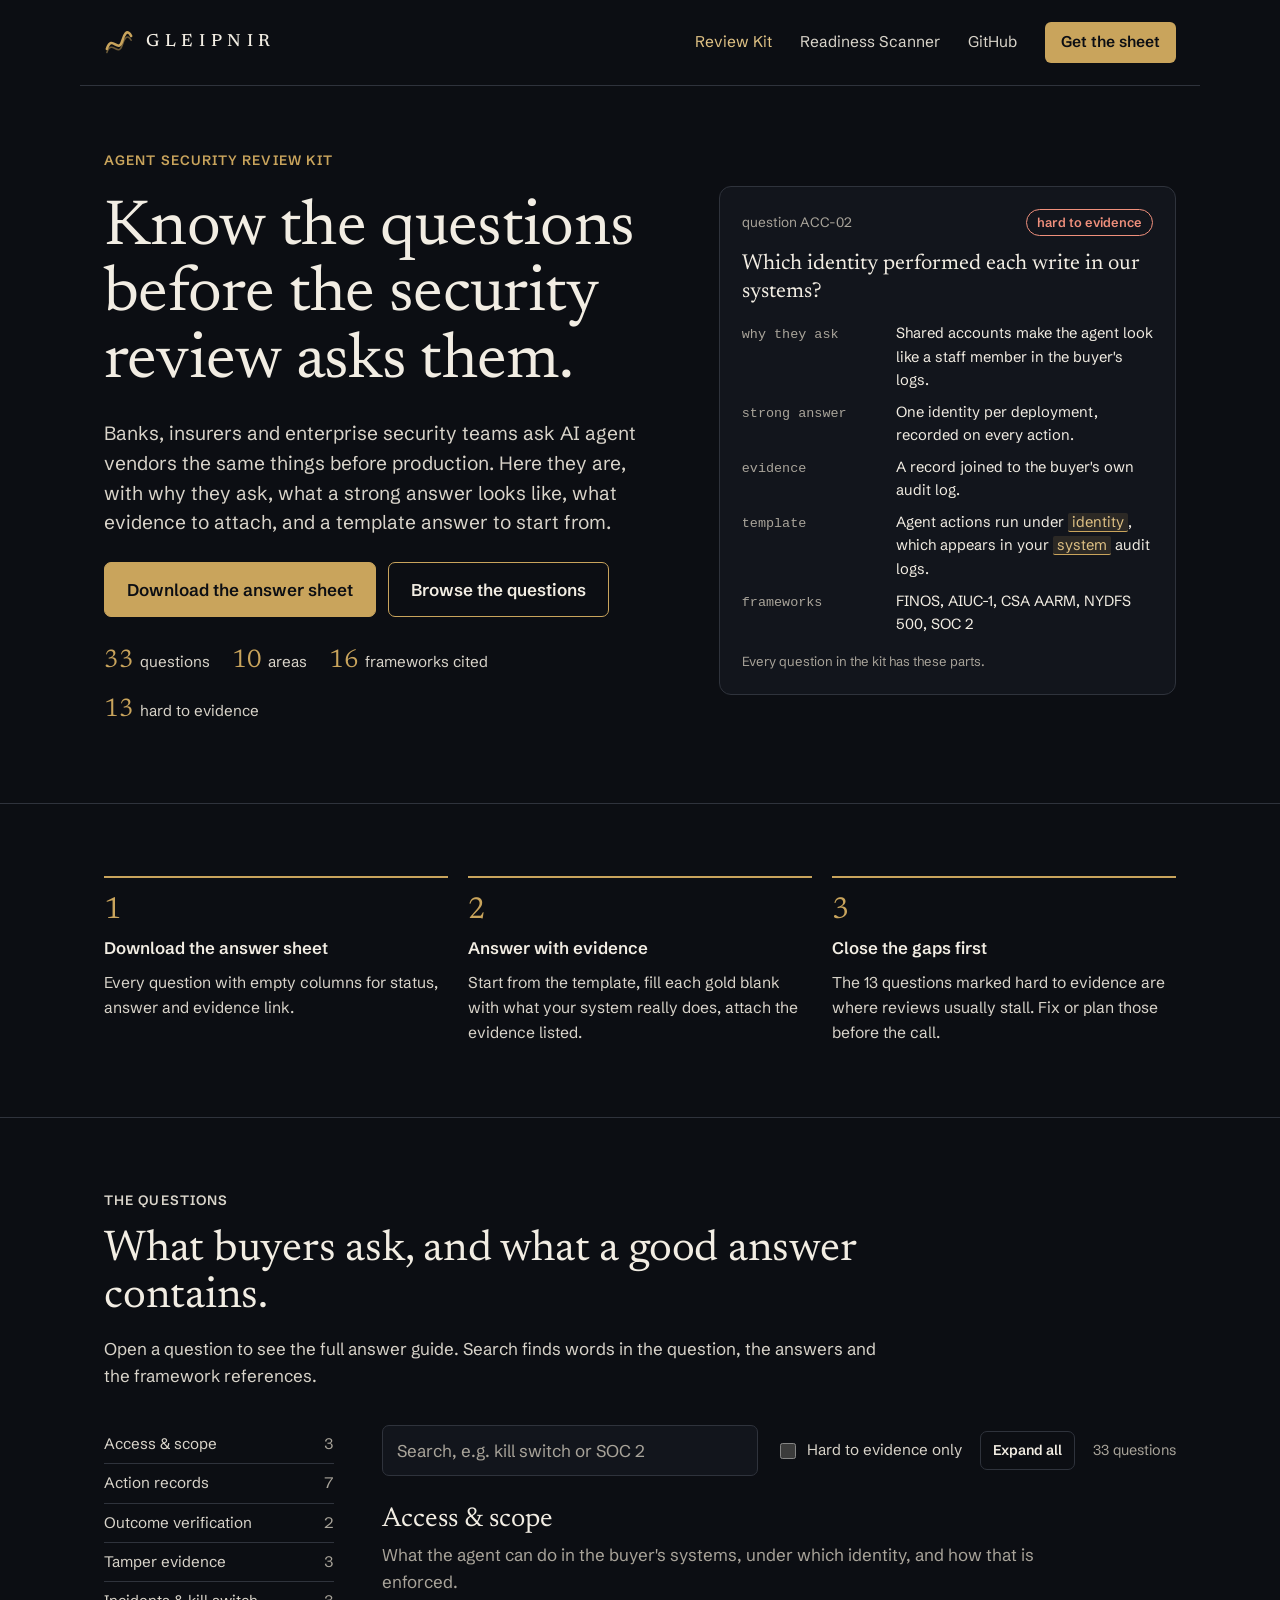
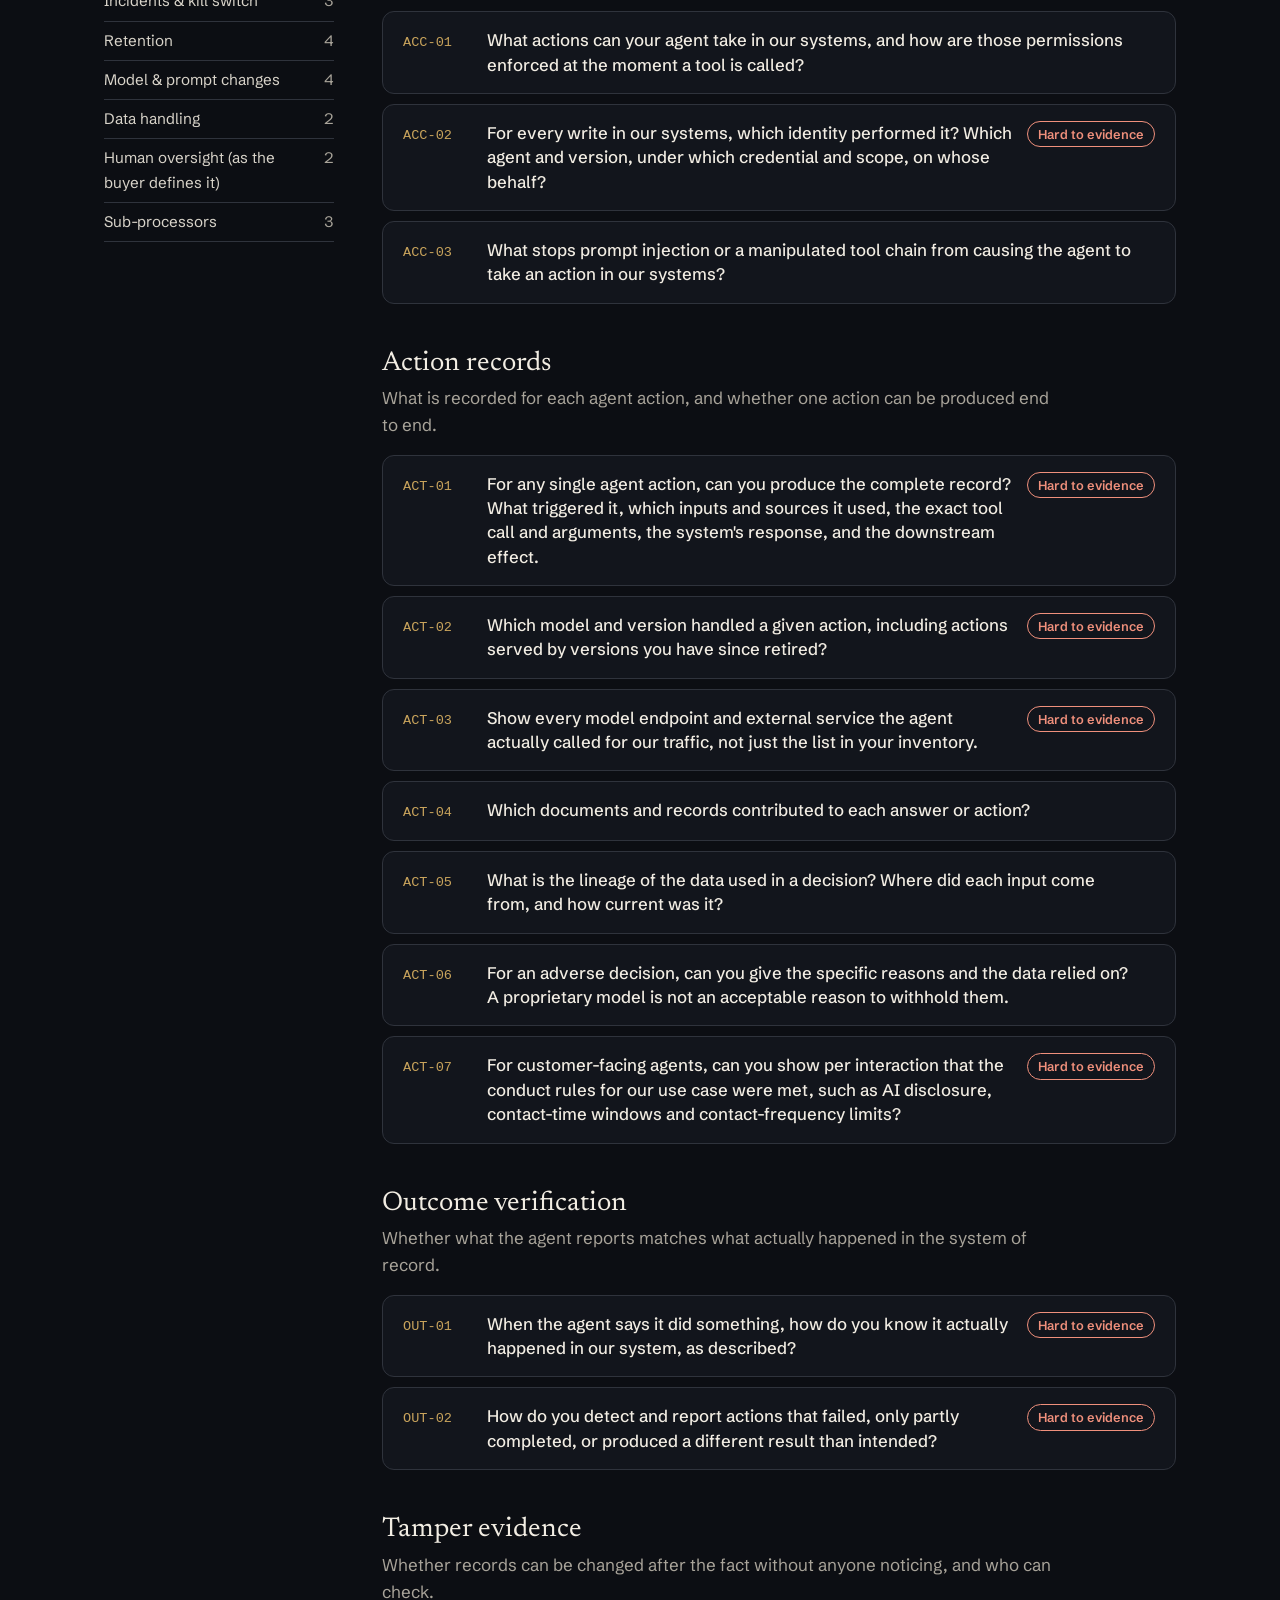
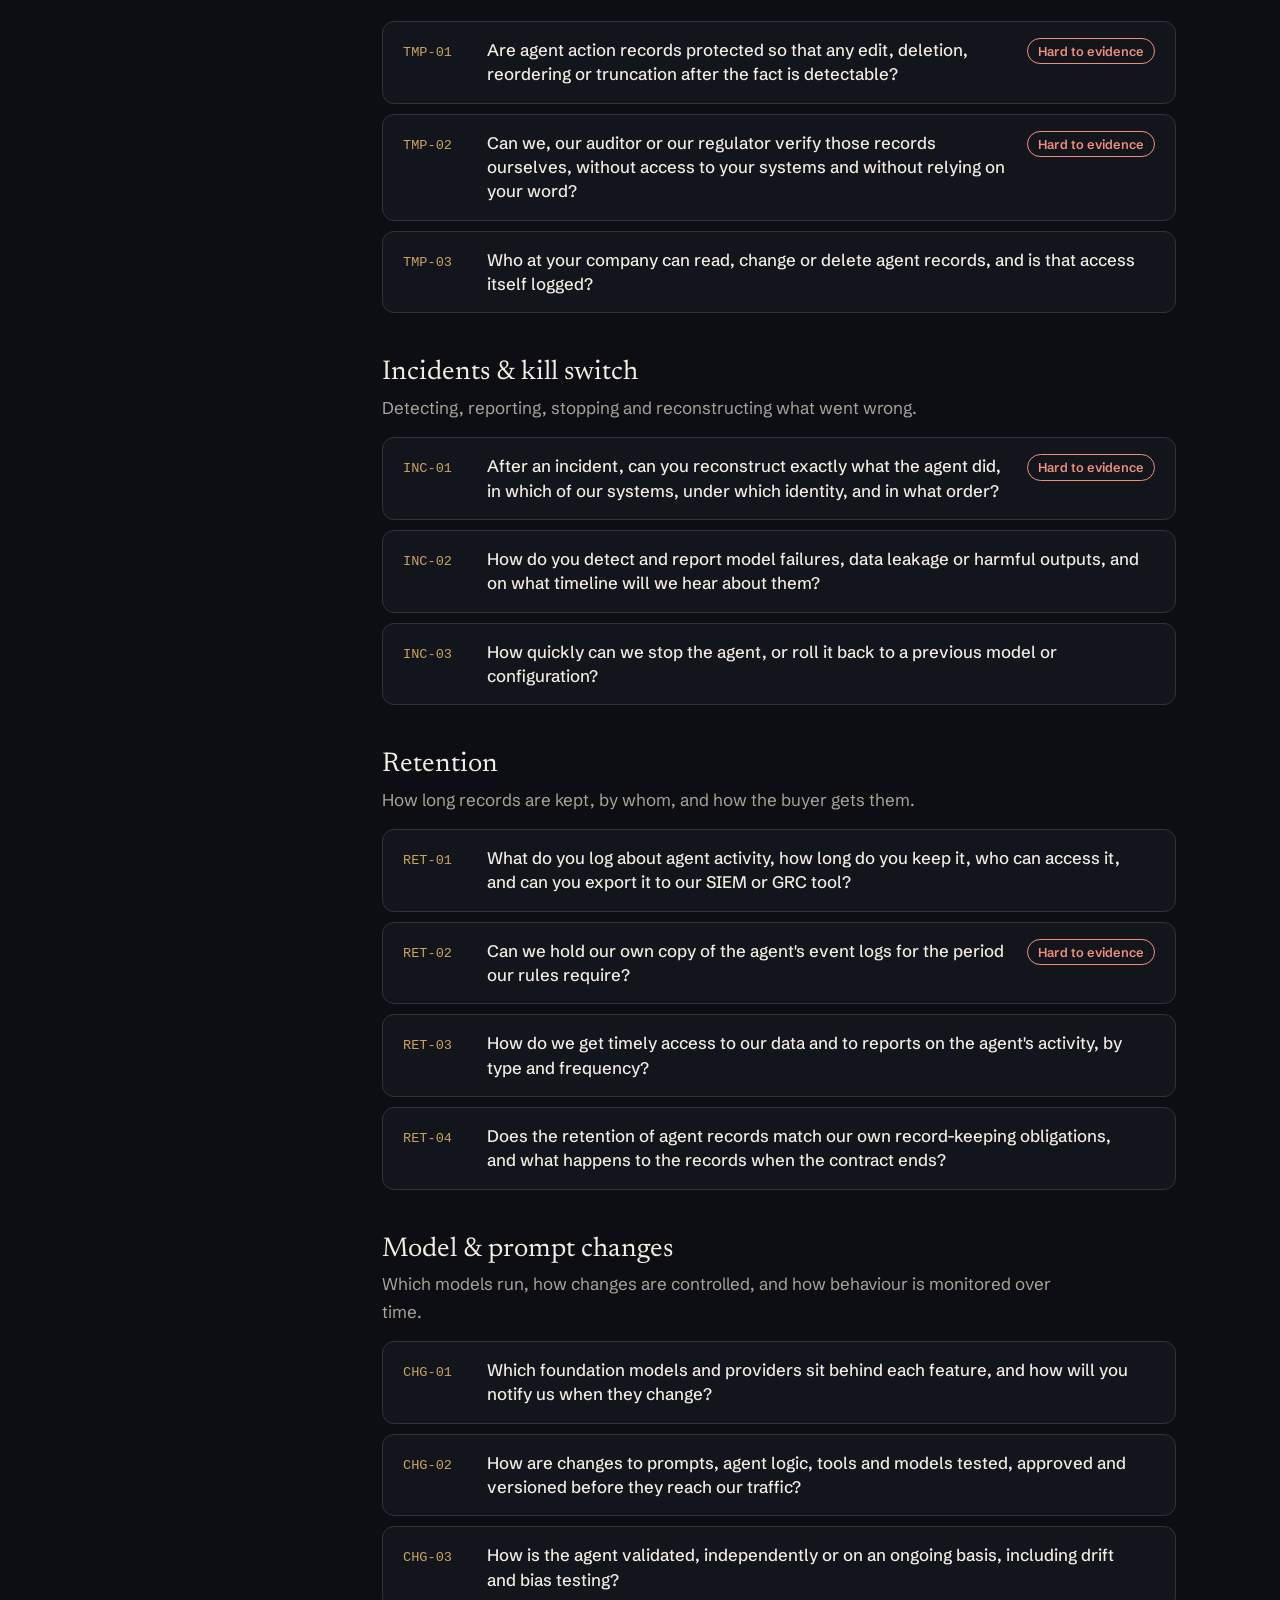
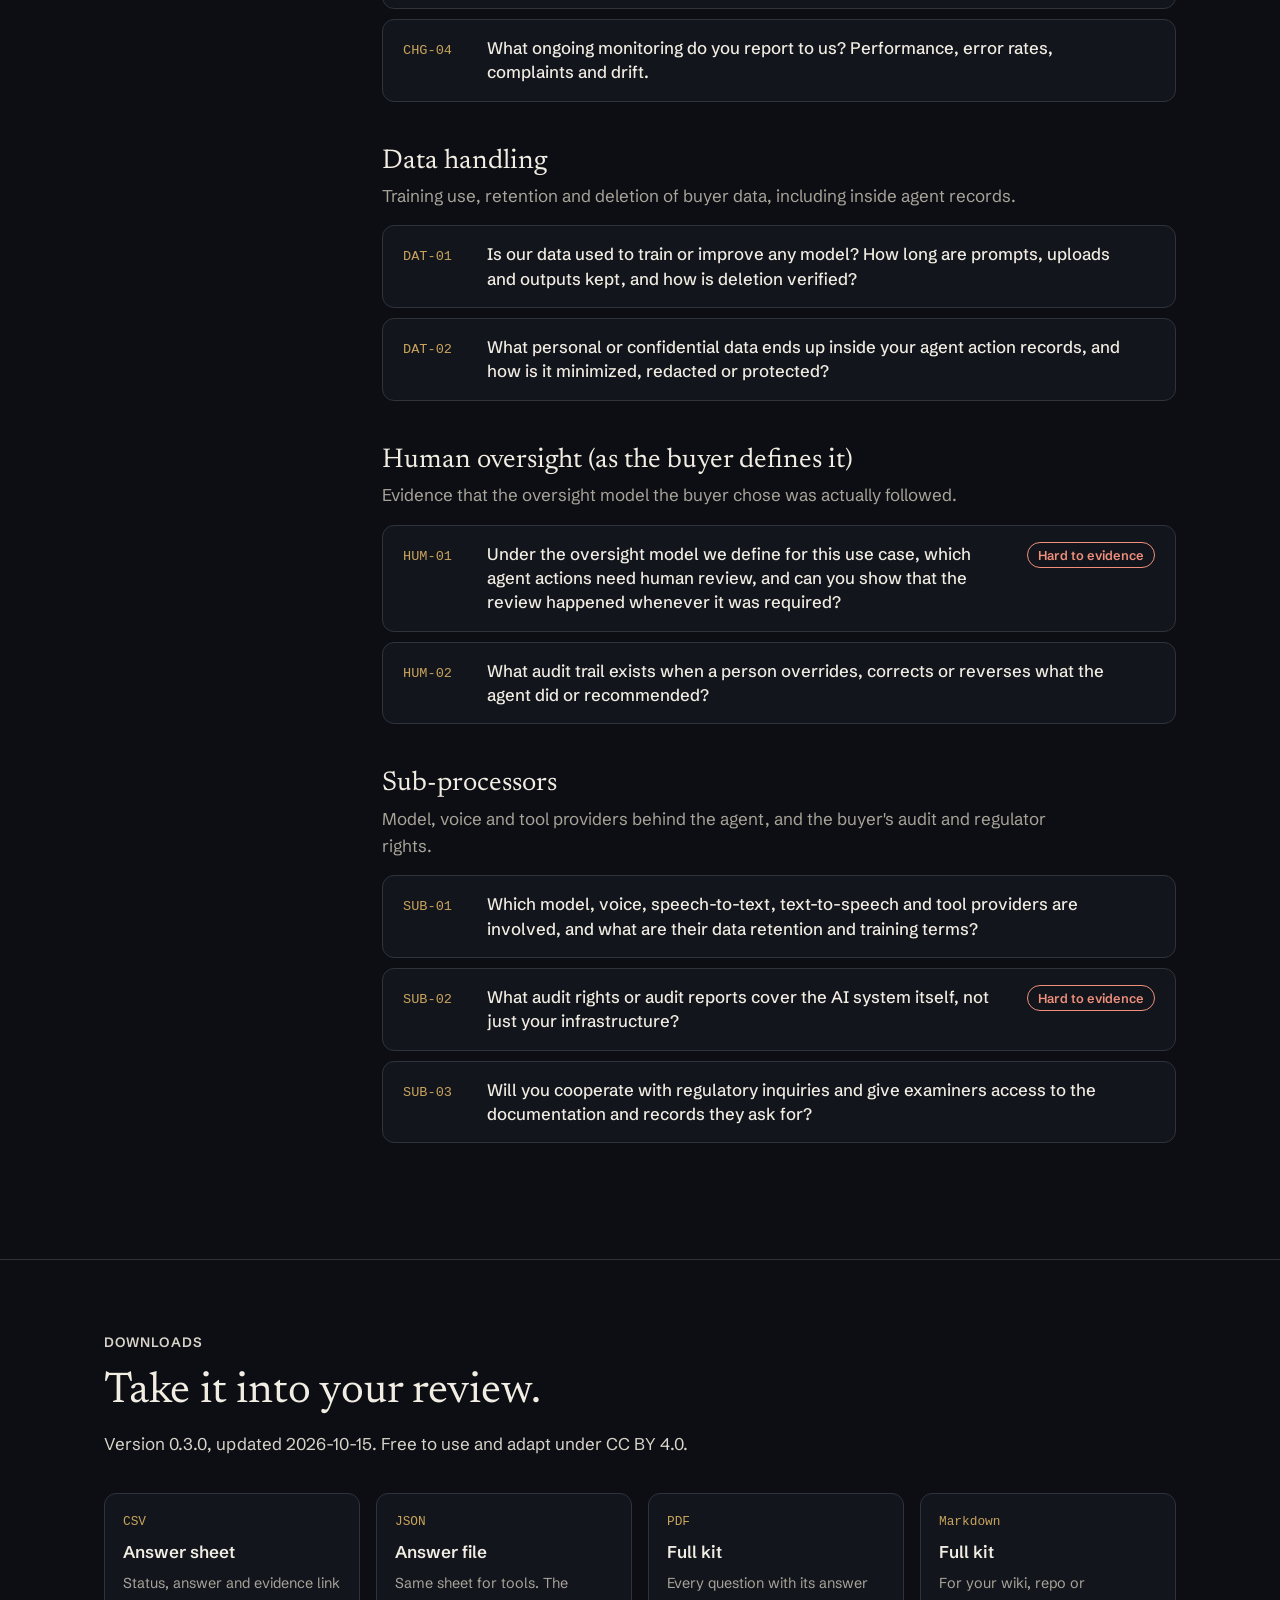
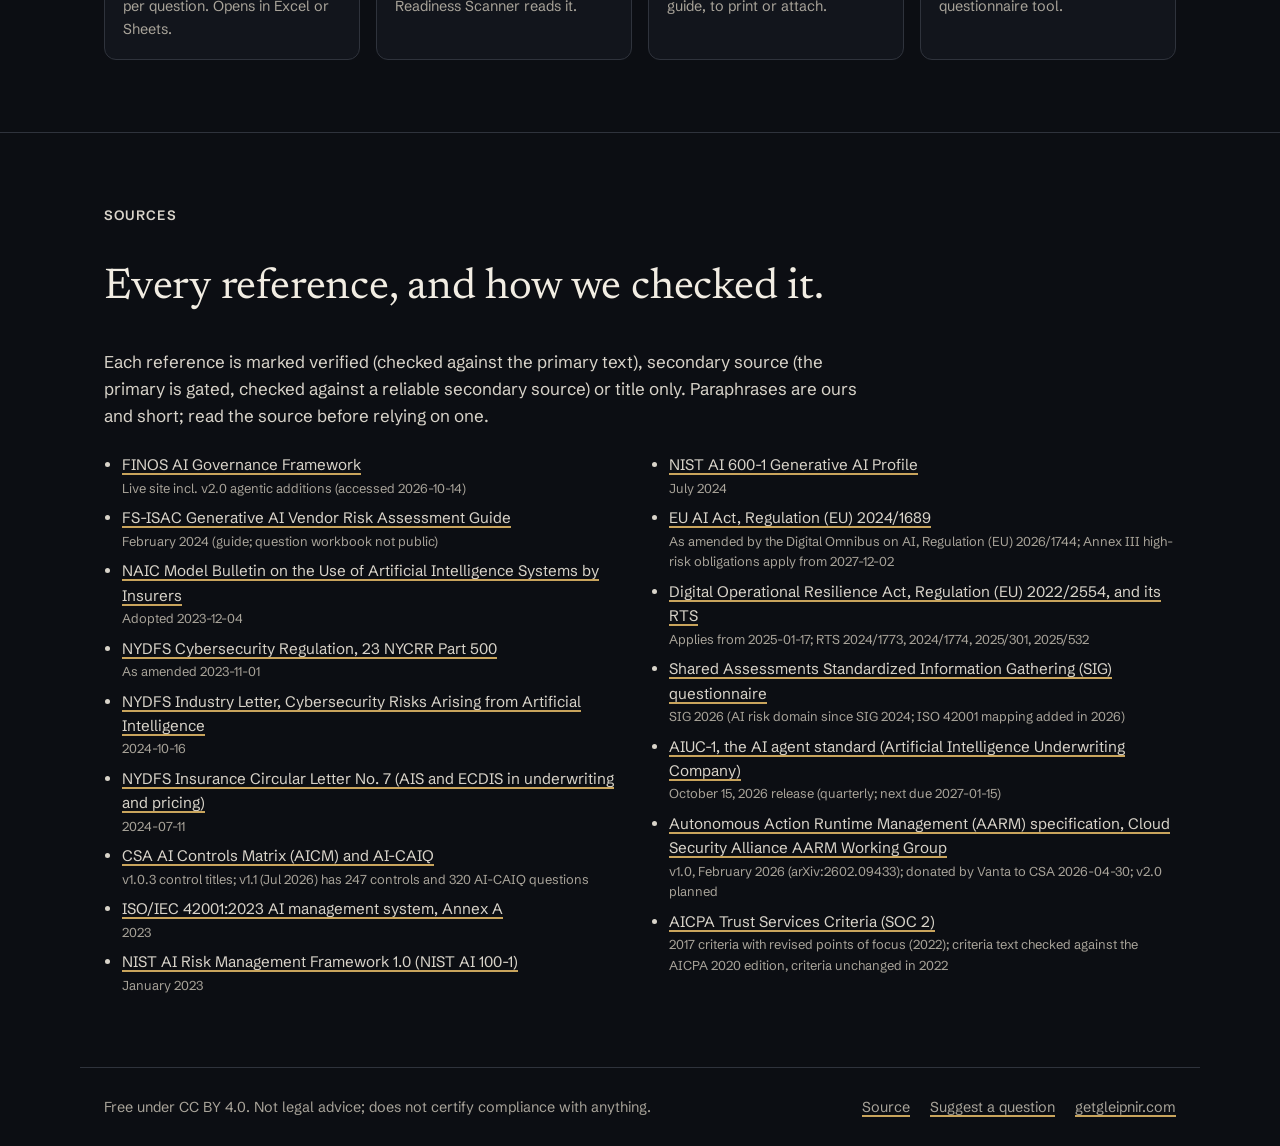
<file: site/index.html>
<!doctype html>
<html lang="en">
<head>
<meta charset="utf-8">
<meta name="viewport" content="width=device-width, initial-scale=1">
<title>Agent Security Review Kit</title>
<meta name="description" content="The questions banks, insurers and enterprise security teams ask AI agent vendors before production, with what a strong answer looks like, what evidence to attach and a template answer.">
<meta http-equiv="Content-Security-Policy" content="default-src 'self'; style-src 'self' 'unsafe-inline'; script-src 'self' 'unsafe-inline'; img-src 'self' data:; connect-src 'none'; base-uri 'none'; form-action 'none'">
<link rel="icon" href="assets/favicon.svg" type="image/svg+xml">
<link rel="stylesheet" href="assets/brand.css">
<style>
.anatomy .rec { font-size: 0.92rem; }
.anatomy .rec dt { font-family: var(--mono); font-size: 0.84rem; padding-top: 2px; }
.anatomy .q-big { font-family: var(--serif); font-size: 1.35rem; line-height: 1.3; margin-bottom: 16px; }
.counts { display: flex; flex-wrap: wrap; gap: 8px 22px; font-size: 0.95rem; color: var(--soft); }
.counts b { font-family: var(--serif); font-weight: 400; font-size: 1.6rem; color: var(--gold); margin-right: 6px; }
.head2 { display: flex; flex-direction: column; gap: 14px; margin-bottom: 36px; max-width: 46em; }
.head2 p { color: var(--soft); }
.dl-grid { display: grid; grid-template-columns: repeat(4, minmax(0, 1fr)); gap: 16px; margin-top: 8px; }
.dl { display: flex; flex-direction: column; gap: 6px; padding: 18px; border: 1px solid var(--line); border-radius: 12px;
  background: var(--bg-2); text-decoration: none; }
.dl:hover { border-color: var(--gold); color: var(--text); }
.dl b { font-weight: 600; }
.dl span { font-size: 0.9rem; color: var(--muted); }
.dl em { font-style: normal; font-family: var(--mono); font-size: 0.8rem; color: var(--gold); }
.layout { display: grid; grid-template-columns: 230px minmax(0, 1fr); gap: 48px; align-items: start; }
.areas { position: sticky; top: 16px; font-size: 0.95rem; }
.areas ul { list-style: none; padding: 0; }
.areas a { display: flex; justify-content: space-between; gap: 8px; padding: 7px 0; text-decoration: none;
  color: var(--soft); border-bottom: 1px solid var(--line); }
.areas a:hover { color: var(--gold-lit); }
.areas .n { color: var(--muted); font-variant-numeric: tabular-nums; }
.tools { display: flex; flex-wrap: wrap; gap: 12px 18px; align-items: center; margin-bottom: 28px; }
.tools input[type=search] { flex: 1 1 260px; font: inherit; padding: 11px 14px; color: var(--text); background: var(--bg-2);
  border: 1px solid var(--line); border-radius: 7px; }
.tools input[type=search]::placeholder { color: var(--muted); }
.tools input[type=search]:focus { border-color: var(--gold); outline: none; }
.tools label { display: flex; gap: 8px; align-items: center; font-size: 0.95rem; color: var(--soft); cursor: pointer; }
.tools input[type=checkbox] { accent-color: var(--gold); width: 16px; height: 16px; }
#count { font-size: 0.9rem; color: var(--muted); }
.group { margin-bottom: 44px; }
.group h3 { font-family: var(--serif); font-weight: 400; font-size: 1.7rem; line-height: 1.2; }
.gsum { color: var(--muted); margin: 4px 0 16px; max-width: 40em; }
details.item { background: var(--bg-2); border: 1px solid var(--line); border-radius: 12px; margin-bottom: 10px; }
details.item[open] { border-color: #4a4434; }
details.item > summary { list-style: none; cursor: pointer; display: grid; grid-template-columns: 70px minmax(0, 1fr) auto;
  gap: 4px 14px; align-items: baseline; padding: 16px 20px; }
details.item > summary::-webkit-details-marker { display: none; }
details.item > summary:hover .q { color: var(--gold-lit); }
.iid { font-family: var(--mono); font-size: 0.85rem; color: var(--gold); }
.q { font-size: 1.05rem; font-weight: 500; line-height: 1.45; }
details.item[open] > summary { border-bottom: 1px solid var(--line); }
.body { padding: 20px 20px 22px; font-size: 0.98rem; }
.body dt { font-size: 0.88rem; }
.body ul { margin: 0; padding-left: 18px; }
.body li { margin: 2px 0; }
.body .strong { border-left: 2px solid var(--ok); padding-left: 12px; }
.weak li::marker { color: var(--stop); }
.template .form { background: var(--bg); border: 1px dashed var(--line); border-radius: 8px; padding: 14px 16px;
  line-height: 1.85; }
.tpl-foot { display: flex; flex-wrap: wrap; gap: 8px 14px; align-items: center; margin-top: 10px; }
.hint { font-size: 0.85rem; color: var(--muted); }
.muted { color: var(--muted); }
details.refs summary { cursor: pointer; color: var(--soft); }
details.refs ul { margin-top: 8px; font-size: 0.9rem; }
.conf { color: var(--muted); margin-left: 6px; font-size: 0.85em; }
.fws ul { columns: 2; column-gap: 40px; padding-left: 18px; color: var(--soft); font-size: 0.95rem; }
.fws li { break-inside: avoid; margin-bottom: 8px; }
.fws .conf { display: block; margin: 0; }
.fws p { color: var(--soft); max-width: 46em; margin-bottom: 24px; }
@media (max-width: 900px) {
  .dl-grid { grid-template-columns: repeat(2, minmax(0, 1fr)); }
  .layout { grid-template-columns: minmax(0, 1fr); gap: 0; }
  .areas { position: static; min-width: 0; margin-bottom: 20px; }
  .areas ul { display: flex; gap: 8px; overflow-x: auto; padding-bottom: 6px; }
  .areas a { white-space: nowrap; border: 1px solid var(--line); border-radius: 999px; padding: 6px 12px; gap: 8px; }
  .fws ul { columns: 1; }
}
@media (max-width: 720px) {
  details.item > summary { grid-template-columns: minmax(0, 1fr); padding: 14px 16px; }
  details.item > summary .pill { justify-self: start; }
  .body { padding: 16px; }
  .dl-grid { grid-template-columns: minmax(0, 1fr); }
}
@media print {
  :root { --bg: #fff; --bg-2: #fff; --bg-3: #fff; --line: #c8c8c8; --text: #111; --soft: #222; --muted: #555;
    --gold: #7a5a1c; --gold-lit: #7a5a1c; --gold-soft: #f3ead6; --ok: #1d6a4d; --stop: #a1271e; color-scheme: light; }
  body { font-size: 10.5pt; }
  * { -webkit-print-color-adjust: exact; print-color-adjust: exact; }
  .top .nav, .skip, .tools, .areas, .copy, .hint, .dl-grid, .hero .btns, .anatomy, .steps-sec { display: none !important; }
  .hero-grid, .layout { display: block; }
  section { padding-block: 14pt; }
  .hero { padding-top: 0; }
  details.item { border-color: #bbb; }
  details.item > summary, .rec dt, .template .form { break-inside: avoid; }
  .screen-only { display: none !important; }
  .group h3 { break-after: avoid; }
  .hidden { display: block !important; }
  details.item, details.item > * { display: block; }
  .rec { display: block; }
  .rec dt { margin-top: 8pt; break-after: avoid; }
}
</style>
</head>
<body>
<a class="skip" href="#main">Skip to content</a>
<header class="wrap top">
  <a class="brand" href="https://getgleipnir.com" aria-label="Gleipnir home"><svg viewBox="0 0 34 30" aria-hidden="true"><g fill="none" stroke="#C9A45C" stroke-linecap="round"><path d="M3 23 C 9 5, 16 30, 21 13 S 31 8, 31 8" stroke-width="3"/><path d="M3 27 C 9 11, 16 34, 21 18 S 31 13, 31 13" stroke-opacity=".5" stroke-width="1.8"/></g></svg>GLEIPNIR</a>
  <nav class="nav" aria-label="Main">
    <a href="index.html" aria-current="page">Review Kit</a>
    <a href="scanner/index.html">Readiness Scanner</a>
    <a href="https://github.com/getgleipnir/agent-security-review">GitHub</a>
    <a class="cta" href="index.html#downloads">Get the sheet</a>
  </nav>
</header>
<main id="main">
<section class="hero">
  <div class="wrap hero-grid">
    <div class="hero-copy">
      <p class="eyebrow">Agent Security Review Kit</p>
      <h1>Know the questions before the security review asks them.</h1>
      <p class="lede">Banks, insurers and enterprise security teams ask AI agent vendors the same things before production.
      Here they are, with why they ask, what a strong answer looks like, what evidence to attach, and a template answer to start from.</p>
      <div class="btns">
        <a class="btn primary" href="downloads/answers-template.csv" download>Download the answer sheet</a>
        <a class="btn" href="#questions">Browse the questions</a>
      </div>
      <p class="counts"><span><b>33</b>questions</span><span><b>10</b>areas</span><span><b>16</b>frameworks cited</span><span><b>13</b>hard to evidence</span></p>
    </div>
    <div class="card anatomy" aria-label="What each question contains">
      <div class="card-top"><span>question ACC-02</span><span class="pill stop">hard to evidence</span></div>
      <p class="q-big">Which identity performed each write in our systems?</p>
      <dl class="rec">
        <dt>why they ask</dt><dd>Shared accounts make the agent look like a staff member in the buyer's logs.</dd>
        <dt>strong answer</dt><dd>One identity per deployment, recorded on every action.</dd>
        <dt>evidence</dt><dd>A record joined to the buyer's own audit log.</dd>
        <dt>template</dt><dd>Agent actions run under <span class="blank">identity</span>, which appears in your <span class="blank">system</span> audit logs.</dd>
        <dt>frameworks</dt><dd>FINOS, AIUC-1, CSA AARM, NYDFS 500, SOC 2</dd>
      </dl>
      <p class="card-note">Every question in the kit has these parts.</p>
    </div>
  </div>
</section>

<section class="steps-sec">
  <div class="wrap">
    <ol class="steps">
      <li><h3>Download the answer sheet</h3><p>Every question with empty columns for status, answer and evidence link.</p></li>
      <li><h3>Answer with evidence</h3><p>Start from the template, fill each gold blank with what your system really does, attach the evidence listed.</p></li>
      <li><h3>Close the gaps first</h3><p>The 13 questions marked hard to evidence are where reviews usually stall. Fix or plan those before the call.</p></li>
    </ol>
  </div>
</section>

<section id="questions">
  <div class="wrap">
    <div class="head2">
      <p class="eyebrow">The questions</p>
      <h2>What buyers ask, and what a good answer contains.</h2>
      <p class="screen-only">Open a question to see the full answer guide. Search finds words in the question, the answers and the framework references.</p>
    </div>
    <div class="layout">
      <nav class="areas" aria-label="Areas"><ul><li><a href="#g-acc">Access &amp; scope<span class="n">3</span></a></li><li><a href="#g-act">Action records<span class="n">7</span></a></li><li><a href="#g-out">Outcome verification<span class="n">2</span></a></li><li><a href="#g-tmp">Tamper evidence<span class="n">3</span></a></li><li><a href="#g-inc">Incidents &amp; kill switch<span class="n">3</span></a></li><li><a href="#g-ret">Retention<span class="n">4</span></a></li><li><a href="#g-chg">Model &amp; prompt changes<span class="n">4</span></a></li><li><a href="#g-dat">Data handling<span class="n">2</span></a></li><li><a href="#g-hum">Human oversight (as the buyer defines it)<span class="n">2</span></a></li><li><a href="#g-sub">Sub-processors<span class="n">3</span></a></li></ul></nav>
      <div>
        <div class="tools" role="search">
          <input type="search" id="q" placeholder="Search, e.g. kill switch or SOC 2" aria-label="Search questions">
          <label><input type="checkbox" id="hard"> Hard to evidence only</label>
          <button type="button" class="btn small" id="expand">Expand all</button>
          <span id="count" aria-live="polite"></span>
        </div>
        
<div class="group" id="g-acc">
  <h3>Access &amp; scope</h3>
  <p class="gsum">What the agent can do in the buyer&#x27;s systems, under which identity, and how that is enforced.</p>
  
<details class="item" id="acc-01" data-hard="false" data-search="acc-01 what actions can your agent take in our systems, and how are those permissions enforced at the moment a tool is called? the buyer stays responsible for everything that happens in its systems. an agent acting outside its intended authority is a named risk in agent frameworks, and instructions in a prompt are not an enforcement mechanism. names every tool the agent can call and the scope of each, shows that limits are enforced in code where the tool is invoked (not in the prompt), and offers test results plus a sample action record that shows the scope applied. the agent can call [n] tools: [list tool, target system and allowed operations, e.g. &quot;issue_refund on the payment provider, up to eur 200 per refund&quot;]. each call passes through [enforcement layer, e.g. a tool gateway] that checks [allowlist, parameter limits, scoped credential] before execution; calls outside scope are [blocked and logged / describe what happens]. we test this in [ci suite / quarterly test], last run [date], results attached. each action record stores [the scope that applied] (sample attached). per-agent inventory of tools and actions, with the systems and scopes each one can touch. enforcement in code at the tool-invocation layer (allowlists, parameter validation, scoped credentials), not only in the prompt. test results showing out-of-scope calls are blocked. per-action records that show which scope or permission applied. the model is instructed not to do x. a workflow diagram with no enforcement point. finos air air-prev-018 agent authority least privilege finos air air-sec-024 risk: agent action authorization bypass finos air air-prev-019 tool chain validation and sanitization csa aicm iam-19 agent access restriction csa aicm ais-11 agents security boundaries csa aicm iam-05 least privilege nydfs 500 500.7(a) limit access and privileged accounts to what is needed nydfs ai letter access controls least privilege and access review apply to ai iso 42001 a.9.4 intended use of the ai system dora art. 9(4) least-privilege access and strong authentication sig ai domain domain-level only; question text not reviewed aiuc-1 b006 technical limits on agent actions to authorized scope, with alerting on boundary breaches aiuc-1 d003.1 tool call validation and authorization aiuc-1 a003 limit agent data access by task, user role, agent role and context csa aarm r1 intercept actions before execution; denied actions must have no effect, no fail-open mode csa aarm r9 should scope credentials per action (just-in-time, operation-specific) soc 2 tsc cc6.1 logical access controls protect information assets soc 2 tsc cc6.3 access granted by role, with least privilege and segregation of duties">
  <summary><span class="iid">ACC-01</span><span class="q">What actions can your agent take in our systems, and how are those permissions enforced at the moment a tool is called?</span></summary>
  <dl class="rec body">
    <dt>Why buyers ask</dt><dd>The buyer stays responsible for everything that happens in its systems. An agent acting outside its intended authority is a named risk in agent frameworks, and instructions in a prompt are not an enforcement mechanism.</dd>
    <dt>Strong answer</dt><dd class="strong">Names every tool the agent can call and the scope of each, shows that limits are enforced in code where the tool is invoked (not in the prompt), and offers test results plus a sample action record that shows the scope applied.</dd>
    <dt>Evidence to attach</dt><dd><ul><li>Per-agent inventory of tools and actions, with the systems and scopes each one can touch.</li><li>Enforcement in code at the tool-invocation layer (allowlists, parameter validation, scoped credentials), not only in the prompt.</li><li>Test results showing out-of-scope calls are blocked.</li><li>Per-action records that show which scope or permission applied.</li></ul></dd>
    <dt>Not enough on its own</dt><dd><ul class="weak"><li>The model is instructed not to do X.</li><li>A workflow diagram with no enforcement point.</li></ul></dd>
    <dt>Template answer</dt>
    <dd class="template">
      <p class="form" data-raw="The agent can call [N] tools: [list tool, target system and allowed operations, e.g. &quot;issue_refund on the payment provider, up to EUR 200 per refund&quot;]. Each call passes through [enforcement layer, e.g. a tool gateway] that checks [allowlist, parameter limits, scoped credential] before execution; calls outside scope are [blocked and logged / describe what happens]. We test this in [CI suite / quarterly test], last run [date], results attached. Each action record stores [the scope that applied] (sample attached).">The agent can call <span class="blank">N</span> tools: <span class="blank">list tool, target system and allowed operations, e.g. &quot;issue_refund on the payment provider, up to EUR 200 per refund&quot;</span>. Each call passes through <span class="blank">enforcement layer, e.g. a tool gateway</span> that checks <span class="blank">allowlist, parameter limits, scoped credential</span> before execution; calls outside scope are <span class="blank">blocked and logged / describe what happens</span>. We test this in <span class="blank">CI suite / quarterly test</span>, last run <span class="blank">date</span>, results attached. Each action record stores <span class="blank">the scope that applied</span> (sample attached).</p>
      <div class="tpl-foot"><button type="button" class="btn small copy">Copy template</button>
      <span class="hint">Fill every blank with what your system really does. Delete anything that isn't true.</span></div>
    </dd>
    
    <dt>Frameworks</dt>
    <dd><details class="refs"><summary>18 references</summary><ul><li><b>FINOS AIR</b> <a href="https://air-governance-framework.finos.org/mitigations/mi-18_agent-authority-least-privilege-framework.html" rel="noopener">AIR-PREV-018</a>: Agent authority least privilege <span class="conf">verified</span></li><li><b>FINOS AIR</b> <a href="https://air-governance-framework.finos.org/risks/ri-24_agent-action-authorization-bypass.html" rel="noopener">AIR-SEC-024</a>: Risk: agent action authorization bypass <span class="conf">verified</span></li><li><b>FINOS AIR</b> <a href="https://air-governance-framework.finos.org/mitigations/mi-19_tool-chain-validation-and-sanitization.html" rel="noopener">AIR-PREV-019</a>: Tool chain validation and sanitization <span class="conf">verified</span></li><li><b>CSA AICM</b> IAM-19: Agent access restriction <span class="conf">title only</span></li><li><b>CSA AICM</b> AIS-11: Agents security boundaries <span class="conf">title only</span></li><li><b>CSA AICM</b> IAM-05: Least privilege <span class="conf">title only</span></li><li><b>NYDFS 500</b> <a href="https://www.law.cornell.edu/regulations/new-york/23-NYCRR-500.7" rel="noopener">500.7(a)</a>: Limit access and privileged accounts to what is needed <span class="conf">verified</span></li><li><b>NYDFS AI Letter</b> Access controls: Least privilege and access review apply to AI <span class="conf">verified</span></li><li><b>ISO 42001</b> A.9.4: Intended use of the AI system <span class="conf">secondary source</span></li><li><b>DORA</b> <a href="https://www.digital-operational-resilience-act.com/Article_9.html" rel="noopener">Art. 9(4)</a>: Least-privilege access and strong authentication <span class="conf">verified</span></li><li><b>SIG</b> AI domain: Domain-level only; question text not reviewed <span class="conf">title only</span></li><li><b>AIUC-1</b> <a href="https://standard.aiuc-1.com/security/enforce-contextual-access-controls" rel="noopener">B006</a>: Technical limits on agent actions to authorized scope, with alerting on boundary breaches <span class="conf">verified</span></li><li><b>AIUC-1</b> <a href="https://standard.aiuc-1.com/reliability/restrict-unsafe-tool-calls" rel="noopener">D003.1</a>: Tool call validation and authorization <span class="conf">verified</span></li><li><b>AIUC-1</b> <a href="https://standard.aiuc-1.com/data-and-privacy/implement-contextual-data-safeguards" rel="noopener">A003</a>: Limit agent data access by task, user role, agent role and context <span class="conf">verified</span></li><li><b>CSA AARM</b> <a href="https://arxiv.org/abs/2602.09433" rel="noopener">R1</a>: Intercept actions before execution; denied actions must have no effect, no fail-open mode <span class="conf">verified</span></li><li><b>CSA AARM</b> <a href="https://arxiv.org/abs/2602.09433" rel="noopener">R9</a>: Should scope credentials per action (just-in-time, operation-specific) <span class="conf">verified</span></li><li><b>SOC 2 TSC</b> CC6.1: Logical access controls protect information assets <span class="conf">verified</span></li><li><b>SOC 2 TSC</b> CC6.3: Access granted by role, with least privilege and segregation of duties <span class="conf">verified</span></li></ul></details></dd>
  </dl>
</details>
<details class="item" id="acc-02" data-hard="true" data-search="acc-02 for every write in our systems, which identity performed it? which agent and version, under which credential and scope, on whose behalf? agents often act through shared service accounts or human-style browser logins, so the buyer&#x27;s own logs cannot tell the agent from a staff member, and the vendor&#x27;s logs cannot be matched to the buyer&#x27;s. each agent deployment has its own non-human identity in the buyer&#x27;s systems, credentials are kept away from the model, and every action record carries agent id and version, credential id, scope and the user, case or ticket it acted for, so the buyer&#x27;s logs and the vendor&#x27;s records can be joined. agent actions in your [system] run under [a dedicated identity per deployment, name / a shared account: describe], which appears in your audit logs as [identity]. every action record contains [agent id, agent version, credential id (never the secret), scope, initiating user / case / ticket id]. credentials are held in [vault / kms] and [injected per call so the model never sees them / describe how exposure is limited]. a sample record joined to your system log is attached. a distinct non-human identity per agent deployment, visible in the buyer&#x27;s system logs. each action record carries agent id and version, credential id (never the secret), scope, and the initiating user, case or ticket. credentials isolated from the model and injected per call. a shared integration user for all agent traffic. identity known only inside the vendor&#x27;s database. finos air air-prev-023 agentic credential protection, signed agent api requests finos air air-det-021 log decision initiation, including the triggering event and context finos air air-sec-029 risk: agent-mediated credential harvesting csa aicm iam-13 uniquely identifiable users, including non-human csa aicm iam-19 agent access restriction csa aicm log-12 access control logs nydfs 500 500.7(a) access privileges and management nydfs 500 500.11(b)(1) third-party access control guidelines aiuc-1 a003.2 agent identity management (supplemental) aiuc-1 e015.2 agent provenance metadata per execution, e.g. agent type and deployment origin (supplemental) csa aarm r6 bind each action to human principal, service identity, agent identity and privilege scope soc 2 tsc cc6.2 users registered and authorized before credentials are issued soc 2 tsc cc6.3 access granted by role, with least privilege and segregation of duties">
  <summary><span class="iid">ACC-02</span><span class="q">For every write in our systems, which identity performed it? Which agent and version, under which credential and scope, on whose behalf?</span><span class="pill stop">Hard to evidence</span></summary>
  <dl class="rec body">
    <dt>Why buyers ask</dt><dd>Agents often act through shared service accounts or human-style browser logins, so the buyer&#x27;s own logs cannot tell the agent from a staff member, and the vendor&#x27;s logs cannot be matched to the buyer&#x27;s.</dd>
    <dt>Strong answer</dt><dd class="strong">Each agent deployment has its own non-human identity in the buyer&#x27;s systems, credentials are kept away from the model, and every action record carries agent ID and version, credential ID, scope and the user, case or ticket it acted for, so the buyer&#x27;s logs and the vendor&#x27;s records can be joined.</dd>
    <dt>Evidence to attach</dt><dd><ul><li>A distinct non-human identity per agent deployment, visible in the buyer&#x27;s system logs.</li><li>Each action record carries agent ID and version, credential ID (never the secret), scope, and the initiating user, case or ticket.</li><li>Credentials isolated from the model and injected per call.</li></ul></dd>
    <dt>Not enough on its own</dt><dd><ul class="weak"><li>A shared integration user for all agent traffic.</li><li>Identity known only inside the vendor&#x27;s database.</li></ul></dd>
    <dt>Template answer</dt>
    <dd class="template">
      <p class="form" data-raw="Agent actions in your [system] run under [a dedicated identity per deployment, name / a shared account: describe], which appears in your audit logs as [identity]. Every action record contains [agent ID, agent version, credential ID (never the secret), scope, initiating user / case / ticket ID]. Credentials are held in [vault / KMS] and [injected per call so the model never sees them / describe how exposure is limited]. A sample record joined to your system log is attached.">Agent actions in your <span class="blank">system</span> run under <span class="blank">a dedicated identity per deployment, name / a shared account: describe</span>, which appears in your audit logs as <span class="blank">identity</span>. Every action record contains <span class="blank">agent ID, agent version, credential ID (never the secret), scope, initiating user / case / ticket ID</span>. Credentials are held in <span class="blank">vault / KMS</span> and <span class="blank">injected per call so the model never sees them / describe how exposure is limited</span>. A sample record joined to your system log is attached.</p>
      <div class="tpl-foot"><button type="button" class="btn small copy">Copy template</button>
      <span class="hint">Fill every blank with what your system really does. Delete anything that isn't true.</span></div>
    </dd>
    
    <dt>Frameworks</dt>
    <dd><details class="refs"><summary>13 references</summary><ul><li><b>FINOS AIR</b> <a href="https://air-governance-framework.finos.org/mitigations/mi-23_agentic-system-credential-protection-framework.html" rel="noopener">AIR-PREV-023</a>: Agentic credential protection, signed agent API requests <span class="conf">verified</span></li><li><b>FINOS AIR</b> <a href="https://air-governance-framework.finos.org/mitigations/mi-21_agent-decision-audit-and-explainability.html" rel="noopener">AIR-DET-021</a>: Log decision initiation, including the triggering event and context <span class="conf">verified</span></li><li><b>FINOS AIR</b> <a href="https://air-governance-framework.finos.org/risks/ri-29_agent-mediated-credential-discovery-and-harvesting.html" rel="noopener">AIR-SEC-029</a>: Risk: agent-mediated credential harvesting <span class="conf">verified</span></li><li><b>CSA AICM</b> IAM-13: Uniquely identifiable users, including non-human <span class="conf">title only</span></li><li><b>CSA AICM</b> IAM-19: Agent access restriction <span class="conf">title only</span></li><li><b>CSA AICM</b> LOG-12: Access control logs <span class="conf">title only</span></li><li><b>NYDFS 500</b> <a href="https://www.law.cornell.edu/regulations/new-york/23-NYCRR-500.7" rel="noopener">500.7(a)</a>: Access privileges and management <span class="conf">verified</span></li><li><b>NYDFS 500</b> <a href="https://www.law.cornell.edu/regulations/new-york/23-NYCRR-500.11" rel="noopener">500.11(b)(1)</a>: Third-party access control guidelines <span class="conf">verified</span></li><li><b>AIUC-1</b> <a href="https://standard.aiuc-1.com/data-and-privacy/implement-contextual-data-safeguards" rel="noopener">A003.2</a>: Agent identity management (supplemental) <span class="conf">verified</span></li><li><b>AIUC-1</b> <a href="https://standard.aiuc-1.com/accountability/log-model-activity" rel="noopener">E015.2</a>: Agent provenance metadata per execution, e.g. agent type and deployment origin (supplemental) <span class="conf">verified</span></li><li><b>CSA AARM</b> <a href="https://arxiv.org/abs/2602.09433" rel="noopener">R6</a>: Bind each action to human principal, service identity, agent identity and privilege scope <span class="conf">verified</span></li><li><b>SOC 2 TSC</b> CC6.2: Users registered and authorized before credentials are issued <span class="conf">verified</span></li><li><b>SOC 2 TSC</b> CC6.3: Access granted by role, with least privilege and segregation of duties <span class="conf">verified</span></li></ul></details></dd>
  </dl>
</details>
<details class="item" id="acc-03" data-hard="false" data-search="acc-03 what stops prompt injection or a manipulated tool chain from causing the agent to take an action in our systems? agents read untrusted content (emails, documents, web pages, tool outputs). if that content can steer a tool call, an attacker can act inside the buyer&#x27;s systems through the agent. treats retrieved content as untrusted, filters inputs and outputs, validates tool choice and parameters before execution independently of the model, has red-team results that include indirect injection, and can detect unusual actions after the fact. untrusted content ([emails, documents, web pages, tool outputs]) is kept separate from instructions by [method], and inputs and outputs are filtered by [method]. before any tool call, [validator] checks tool choice and parameters against [policy]; [how you prevent the model from bypassing it, and how that is tested]. our last red-team exercise on [date], by [internal team / third party], covered [direct and indirect injection]; a summary is attached. unusual actions are flagged by [rule / monitor]. separation of instructions from untrusted data, plus input and output filtering. validation of tool selection and parameters before execution. red-team results that include indirect injection through retrieved content. detection of out-of-pattern actions in the action records. we use a safe model. finos air air-sec-025 risk: tool chain manipulation and injection finos air air-sec-010 risk: prompt injection finos air air-prev-019 tool chain validation and sanitization finos air air-prev-003 user/app/model firewalling and filtering csa aicm ais-15 prompt differentiation csa aicm ais-08 / ais-09 input and output validation csa aicm mds-06 / mds-07 adversarial attack analysis and robustness nist ai 600-1 ms-2.7-007 red-team for prompt injection and related attacks nist ai rmf measure 2.7 security and resilience evaluated and documented eu ai act art. 15(5) resilience against manipulation of inputs and outputs (high-risk) aiuc-1 b002 detect and respond to adversarial inputs and prompt injection attempts aiuc-1 b005 filter inputs before they reach the model csa aarm r3 evaluate each action against static policy and alignment with the user&#x27;s stated intent">
  <summary><span class="iid">ACC-03</span><span class="q">What stops prompt injection or a manipulated tool chain from causing the agent to take an action in our systems?</span></summary>
  <dl class="rec body">
    <dt>Why buyers ask</dt><dd>Agents read untrusted content (emails, documents, web pages, tool outputs). If that content can steer a tool call, an attacker can act inside the buyer&#x27;s systems through the agent.</dd>
    <dt>Strong answer</dt><dd class="strong">Treats retrieved content as untrusted, filters inputs and outputs, validates tool choice and parameters before execution independently of the model, has red-team results that include indirect injection, and can detect unusual actions after the fact.</dd>
    <dt>Evidence to attach</dt><dd><ul><li>Separation of instructions from untrusted data, plus input and output filtering.</li><li>Validation of tool selection and parameters before execution.</li><li>Red-team results that include indirect injection through retrieved content.</li><li>Detection of out-of-pattern actions in the action records.</li></ul></dd>
    <dt>Not enough on its own</dt><dd><ul class="weak"><li>We use a safe model.</li></ul></dd>
    <dt>Template answer</dt>
    <dd class="template">
      <p class="form" data-raw="Untrusted content ([emails, documents, web pages, tool outputs]) is kept separate from instructions by [method], and inputs and outputs are filtered by [method]. Before any tool call, [validator] checks tool choice and parameters against [policy]; [how you prevent the model from bypassing it, and how that is tested]. Our last red-team exercise on [date], by [internal team / third party], covered [direct and indirect injection]; a summary is attached. Unusual actions are flagged by [rule / monitor].">Untrusted content (<span class="blank">emails, documents, web pages, tool outputs</span>) is kept separate from instructions by <span class="blank">method</span>, and inputs and outputs are filtered by <span class="blank">method</span>. Before any tool call, <span class="blank">validator</span> checks tool choice and parameters against <span class="blank">policy</span>; <span class="blank">how you prevent the model from bypassing it, and how that is tested</span>. Our last red-team exercise on <span class="blank">date</span>, by <span class="blank">internal team / third party</span>, covered <span class="blank">direct and indirect injection</span>; a summary is attached. Unusual actions are flagged by <span class="blank">rule / monitor</span>.</p>
      <div class="tpl-foot"><button type="button" class="btn small copy">Copy template</button>
      <span class="hint">Fill every blank with what your system really does. Delete anything that isn't true.</span></div>
    </dd>
    
    <dt>Frameworks</dt>
    <dd><details class="refs"><summary>13 references</summary><ul><li><b>FINOS AIR</b> <a href="https://air-governance-framework.finos.org/risks/ri-25_tool-chain-manipulation-and-injection.html" rel="noopener">AIR-SEC-025</a>: Risk: tool chain manipulation and injection <span class="conf">verified</span></li><li><b>FINOS AIR</b> <a href="https://air-governance-framework.finos.org/risks/ri-10_prompt-injection.html" rel="noopener">AIR-SEC-010</a>: Risk: prompt injection <span class="conf">verified</span></li><li><b>FINOS AIR</b> <a href="https://air-governance-framework.finos.org/mitigations/mi-19_tool-chain-validation-and-sanitization.html" rel="noopener">AIR-PREV-019</a>: Tool chain validation and sanitization <span class="conf">verified</span></li><li><b>FINOS AIR</b> <a href="https://air-governance-framework.finos.org/mitigations/mi-3_user-app-model-firewalling-filtering.html" rel="noopener">AIR-PREV-003</a>: User/app/model firewalling and filtering <span class="conf">verified</span></li><li><b>CSA AICM</b> AIS-15: Prompt differentiation <span class="conf">title only</span></li><li><b>CSA AICM</b> AIS-08 / AIS-09: Input and output validation <span class="conf">title only</span></li><li><b>CSA AICM</b> MDS-06 / MDS-07: Adversarial attack analysis and robustness <span class="conf">title only</span></li><li><b>NIST AI 600-1</b> MS-2.7-007: Red-team for prompt injection and related attacks <span class="conf">verified</span></li><li><b>NIST AI RMF</b> MEASURE 2.7: Security and resilience evaluated and documented <span class="conf">verified</span></li><li><b>EU AI Act</b> <a href="https://artificialintelligenceact.eu/article/15/" rel="noopener">Art. 15(5)</a>: Resilience against manipulation of inputs and outputs (high-risk) <span class="conf">verified</span></li><li><b>AIUC-1</b> <a href="https://standard.aiuc-1.com/security/detect-adversarial-input" rel="noopener">B002</a>: Detect and respond to adversarial inputs and prompt injection attempts <span class="conf">verified</span></li><li><b>AIUC-1</b> <a href="https://standard.aiuc-1.com/security/implement-real-time-input-filtering" rel="noopener">B005</a>: Filter inputs before they reach the model <span class="conf">verified</span></li><li><b>CSA AARM</b> <a href="https://arxiv.org/abs/2602.09433" rel="noopener">R3</a>: Evaluate each action against static policy and alignment with the user&#x27;s stated intent <span class="conf">verified</span></li></ul></details></dd>
  </dl>
</details>
</div>
<div class="group" id="g-act">
  <h3>Action records</h3>
  <p class="gsum">What is recorded for each agent action, and whether one action can be produced end to end.</p>
  
<details class="item" id="act-01" data-hard="true" data-search="act-01 for any single agent action, can you produce the complete record? what triggered it, which inputs and sources it used, the exact tool call and arguments, the system&#x27;s response, and the downstream effect. reviewers and examiners pick one case and ask you to walk through it. if the record is spread across chat transcripts, apm traces and the vendor ui, the answer takes days and cannot be checked. can pick any action and produce, in minutes, one record with trigger, inputs and sources, exact tool call and arguments, the system&#x27;s response, timestamps and trace id, with sensitive fields redacted. every action produces one record containing: trigger ([event / user request]), inputs and retrieved sources, tool name and arguments (with [fields] redacted), the target system&#x27;s response, timestamps and trace id. we can export the full record for any action or case within [time]. a redacted example for one real case is attached. a per-action record with trigger, inputs, retrieved sources, tool name, arguments (redacted where needed), the system response, timestamps and a trace id. a sample export for one real (redacted) case, produced on request in minutes. a chat transcript without the tool calls. infrastructure logs only. finos air air-det-021 log inputs, reasoning, tool selection, actions taken and downstream effects csa aicm log-11 transaction/activity logging csa aicm log-08 log records contain relevant security information csa aicm log-14 / log-15 ai input and output monitoring eu ai act art. 12(1)-(2) automatic event logging over the lifetime that enables traceability (high-risk) iso 42001 a.6.2.8 ai system recording of event logs nydfs 500 500.6(a)(1) systems able to reconstruct material financial transactions naic ai bulletin sec. 3, 3.3(b)-(c) model documentation, traceability and auditability nydfs cl7 ¶19 be able to explain at all times how the ais operates aiuc-1 e015 mandatory logging of ai system processes, actions and agent outputs for investigation and audit aiuc-1 e015.2 tool call parameters and results, sub-agent delegations, approvals and reasoning traces (supplemental) aiuc-1 d003.3 tool call log csa aarm r5 signed receipt per action with tool, parameters, context, identity, decision and outcome soc 2 tsc pi1.3 controls over processing (processing integrity, if in scope)">
  <summary><span class="iid">ACT-01</span><span class="q">For any single agent action, can you produce the complete record? What triggered it, which inputs and sources it used, the exact tool call and arguments, the system&#x27;s response, and the downstream effect.</span><span class="pill stop">Hard to evidence</span></summary>
  <dl class="rec body">
    <dt>Why buyers ask</dt><dd>Reviewers and examiners pick one case and ask you to walk through it. If the record is spread across chat transcripts, APM traces and the vendor UI, the answer takes days and cannot be checked.</dd>
    <dt>Strong answer</dt><dd class="strong">Can pick any action and produce, in minutes, one record with trigger, inputs and sources, exact tool call and arguments, the system&#x27;s response, timestamps and trace ID, with sensitive fields redacted.</dd>
    <dt>Evidence to attach</dt><dd><ul><li>A per-action record with trigger, inputs, retrieved sources, tool name, arguments (redacted where needed), the system response, timestamps and a trace ID.</li><li>A sample export for one real (redacted) case, produced on request in minutes.</li></ul></dd>
    <dt>Not enough on its own</dt><dd><ul class="weak"><li>A chat transcript without the tool calls.</li><li>Infrastructure logs only.</li></ul></dd>
    <dt>Template answer</dt>
    <dd class="template">
      <p class="form" data-raw="Every action produces one record containing: trigger ([event / user request]), inputs and retrieved sources, tool name and arguments (with [fields] redacted), the target system&#x27;s response, timestamps and trace ID. We can export the full record for any action or case within [time]. A redacted example for one real case is attached.">Every action produces one record containing: trigger (<span class="blank">event / user request</span>), inputs and retrieved sources, tool name and arguments (with <span class="blank">fields</span> redacted), the target system&#x27;s response, timestamps and trace ID. We can export the full record for any action or case within <span class="blank">time</span>. A redacted example for one real case is attached.</p>
      <div class="tpl-foot"><button type="button" class="btn small copy">Copy template</button>
      <span class="hint">Fill every blank with what your system really does. Delete anything that isn't true.</span></div>
    </dd>
    
    <dt>Frameworks</dt>
    <dd><details class="refs"><summary>14 references</summary><ul><li><b>FINOS AIR</b> <a href="https://air-governance-framework.finos.org/mitigations/mi-21_agent-decision-audit-and-explainability.html" rel="noopener">AIR-DET-021</a>: Log inputs, reasoning, tool selection, actions taken and downstream effects <span class="conf">verified</span></li><li><b>CSA AICM</b> LOG-11: Transaction/activity logging <span class="conf">title only</span></li><li><b>CSA AICM</b> LOG-08: Log records contain relevant security information <span class="conf">secondary source</span></li><li><b>CSA AICM</b> LOG-14 / LOG-15: AI input and output monitoring <span class="conf">title only</span></li><li><b>EU AI Act</b> <a href="https://artificialintelligenceact.eu/article/12/" rel="noopener">Art. 12(1)-(2)</a>: Automatic event logging over the lifetime that enables traceability (high-risk) <span class="conf">verified</span></li><li><b>ISO 42001</b> A.6.2.8: AI system recording of event logs <span class="conf">secondary source</span></li><li><b>NYDFS 500</b> <a href="https://www.law.cornell.edu/regulations/new-york/23-NYCRR-500.6" rel="noopener">500.6(a)(1)</a>: Systems able to reconstruct material financial transactions <span class="conf">verified</span></li><li><b>NAIC AI Bulletin</b> Sec. 3, 3.3(b)-(c): Model documentation, traceability and auditability <span class="conf">verified</span></li><li><b>NYDFS CL7</b> ¶19: Be able to explain at all times how the AIS operates <span class="conf">verified</span></li><li><b>AIUC-1</b> <a href="https://standard.aiuc-1.com/accountability/log-model-activity" rel="noopener">E015</a>: Mandatory logging of AI system processes, actions and agent outputs for investigation and audit <span class="conf">verified</span></li><li><b>AIUC-1</b> <a href="https://standard.aiuc-1.com/accountability/log-model-activity" rel="noopener">E015.2</a>: Tool call parameters and results, sub-agent delegations, approvals and reasoning traces (supplemental) <span class="conf">verified</span></li><li><b>AIUC-1</b> <a href="https://standard.aiuc-1.com/reliability/restrict-unsafe-tool-calls" rel="noopener">D003.3</a>: Tool call log <span class="conf">verified</span></li><li><b>CSA AARM</b> <a href="https://arxiv.org/abs/2602.09433" rel="noopener">R5</a>: Signed receipt per action with tool, parameters, context, identity, decision and outcome <span class="conf">verified</span></li><li><b>SOC 2 TSC</b> PI1.3: Controls over processing (processing integrity, if in scope) <span class="conf">verified</span></li></ul></details></dd>
  </dl>
</details>
<details class="item" id="act-02" data-hard="true" data-search="act-02 which model and version handled a given action, including actions served by versions you have since retired? vendors route between several models and providers. when a past decision is challenged, the buyer must know which model produced it, even if that model is gone. stores the provider, model name and pinned version on every action record, and keeps an inventory of retired versions with the dates they were in use. each action record stores model provider, model name and pinned version, e.g. [example]. we keep a model inventory including retired versions and their active dates ([link / attachment]), so any past action can be matched to the model that handled it. model provider, model name and pinned version stored on every action record. a model inventory that keeps retired versions with their active dates. a current list of providers with no per-action version. finos air air-prev-010 ai model version pinning finos air air-op-005 risk: foundation model versioning nist ai 600-1 gv-1.6-003 inventory records underlying models and versions nist ai rmf govern 1.6 / 1.7 ai inventory and decommissioning naic ai bulletin sec. 3, 3.3(a) model inventory nydfs cl7 ¶29 inventory including retired ais, with change tracking csa aicm mds-03 to mds-05 model documentation csa aicm mds-09 model signing and ownership verification">
  <summary><span class="iid">ACT-02</span><span class="q">Which model and version handled a given action, including actions served by versions you have since retired?</span><span class="pill stop">Hard to evidence</span></summary>
  <dl class="rec body">
    <dt>Why buyers ask</dt><dd>Vendors route between several models and providers. When a past decision is challenged, the buyer must know which model produced it, even if that model is gone.</dd>
    <dt>Strong answer</dt><dd class="strong">Stores the provider, model name and pinned version on every action record, and keeps an inventory of retired versions with the dates they were in use.</dd>
    <dt>Evidence to attach</dt><dd><ul><li>Model provider, model name and pinned version stored on every action record.</li><li>A model inventory that keeps retired versions with their active dates.</li></ul></dd>
    <dt>Not enough on its own</dt><dd><ul class="weak"><li>A current list of providers with no per-action version.</li></ul></dd>
    <dt>Template answer</dt>
    <dd class="template">
      <p class="form" data-raw="Each action record stores model provider, model name and pinned version, e.g. [example]. We keep a model inventory including retired versions and their active dates ([link / attachment]), so any past action can be matched to the model that handled it.">Each action record stores model provider, model name and pinned version, e.g. <span class="blank">example</span>. We keep a model inventory including retired versions and their active dates (<span class="blank">link / attachment</span>), so any past action can be matched to the model that handled it.</p>
      <div class="tpl-foot"><button type="button" class="btn small copy">Copy template</button>
      <span class="hint">Fill every blank with what your system really does. Delete anything that isn't true.</span></div>
    </dd>
    
    <dt>Frameworks</dt>
    <dd><details class="refs"><summary>8 references</summary><ul><li><b>FINOS AIR</b> <a href="https://air-governance-framework.finos.org/mitigations/mi-10_ai-model-version-pinning.html" rel="noopener">AIR-PREV-010</a>: AI model version pinning <span class="conf">verified</span></li><li><b>FINOS AIR</b> <a href="https://air-governance-framework.finos.org/risks/ri-5_foundation-model-versioning.html" rel="noopener">AIR-OP-005</a>: Risk: foundation model versioning <span class="conf">verified</span></li><li><b>NIST AI 600-1</b> GV-1.6-003: Inventory records underlying models and versions <span class="conf">verified</span></li><li><b>NIST AI RMF</b> GOVERN 1.6 / 1.7: AI inventory and decommissioning <span class="conf">verified</span></li><li><b>NAIC AI Bulletin</b> Sec. 3, 3.3(a): Model inventory <span class="conf">verified</span></li><li><b>NYDFS CL7</b> ¶29: Inventory including retired AIS, with change tracking <span class="conf">verified</span></li><li><b>CSA AICM</b> MDS-03 to MDS-05: Model documentation <span class="conf">title only</span></li><li><b>CSA AICM</b> MDS-09: Model signing and ownership verification <span class="conf">title only</span></li></ul></details></dd>
  </dl>
</details>
<details class="item" id="act-03" data-hard="true" data-search="act-03 show every model endpoint and external service the agent actually called for our traffic, not just the list in your inventory. an inventory says what should be called. destination records show what was called, which is what data-flow and data-residency reviews need. records each outbound call per action (provider, endpoint, region) and periodically compares actual destinations with the declared sub-processor list for that buyer. each action record lists the outbound calls made: [provider, endpoint, region]. every [month / quarter] we compare actual destinations for your traffic with the declared sub-processor list and share the result. the latest comparison is attached. per-action record of each outbound call (provider, endpoint, region). a periodic summary per buyer comparing actual destinations with the declared sub-processor list. a static sub-processor page. csa aicm sta-16 service bill of materials csa aicm dsp-05 data flow documentation finos air air-det-004 ai system observability, centralized logs finos air air-prev-020 log all mcp traffic nydfs ai letter monitoring monitor ai tool use for unusual query behaviour dora art. 30(2)(b) contract specifies data processing locations and notice of changes aiuc-1 e009 log third-party api connections, sessions and data access">
  <summary><span class="iid">ACT-03</span><span class="q">Show every model endpoint and external service the agent actually called for our traffic, not just the list in your inventory.</span><span class="pill stop">Hard to evidence</span></summary>
  <dl class="rec body">
    <dt>Why buyers ask</dt><dd>An inventory says what should be called. Destination records show what was called, which is what data-flow and data-residency reviews need.</dd>
    <dt>Strong answer</dt><dd class="strong">Records each outbound call per action (provider, endpoint, region) and periodically compares actual destinations with the declared sub-processor list for that buyer.</dd>
    <dt>Evidence to attach</dt><dd><ul><li>Per-action record of each outbound call (provider, endpoint, region).</li><li>A periodic summary per buyer comparing actual destinations with the declared sub-processor list.</li></ul></dd>
    <dt>Not enough on its own</dt><dd><ul class="weak"><li>A static sub-processor page.</li></ul></dd>
    <dt>Template answer</dt>
    <dd class="template">
      <p class="form" data-raw="Each action record lists the outbound calls made: [provider, endpoint, region]. Every [month / quarter] we compare actual destinations for your traffic with the declared sub-processor list and share the result. The latest comparison is attached.">Each action record lists the outbound calls made: <span class="blank">provider, endpoint, region</span>. Every <span class="blank">month / quarter</span> we compare actual destinations for your traffic with the declared sub-processor list and share the result. The latest comparison is attached.</p>
      <div class="tpl-foot"><button type="button" class="btn small copy">Copy template</button>
      <span class="hint">Fill every blank with what your system really does. Delete anything that isn't true.</span></div>
    </dd>
    
    <dt>Frameworks</dt>
    <dd><details class="refs"><summary>7 references</summary><ul><li><b>CSA AICM</b> STA-16: Service bill of materials <span class="conf">title only</span></li><li><b>CSA AICM</b> DSP-05: Data flow documentation <span class="conf">title only</span></li><li><b>FINOS AIR</b> <a href="https://air-governance-framework.finos.org/mitigations/mi-4_ai-system-observability.html" rel="noopener">AIR-DET-004</a>: AI system observability, centralized logs <span class="conf">verified</span></li><li><b>FINOS AIR</b> <a href="https://air-governance-framework.finos.org/mitigations/mi-20_mcp-server-security-governance.html" rel="noopener">AIR-PREV-020</a>: Log all MCP traffic <span class="conf">verified</span></li><li><b>NYDFS AI Letter</b> Monitoring: Monitor AI tool use for unusual query behaviour <span class="conf">verified</span></li><li><b>DORA</b> <a href="https://www.digital-operational-resilience-act.com/Article_30.html" rel="noopener">Art. 30(2)(b)</a>: Contract specifies data processing locations and notice of changes <span class="conf">verified</span></li><li><b>AIUC-1</b> <a href="https://standard.aiuc-1.com/accountability/monitor-3rd-party-access" rel="noopener">E009</a>: Log third-party API connections, sessions and data access <span class="conf">verified</span></li></ul></details></dd>
  </dl>
</details>
<details class="item" id="act-04" data-hard="false" data-search="act-04 which documents and records contributed to each answer or action? reviewers need to trace an output back to its sources, both to check correctness and to confirm the agent only used data it was entitled to see. stores the id and version of each document or record the agent used, and retrieval respects the access controls of the source system. for each answer or action we store the ids and versions of the sources used ([document ids, record ids]). retrieval runs under [the requesting user&#x27;s permissions / a scoped identity], so the agent only sees what [that user / that scope] is entitled to. an example record with sources is attached. source ids (document, record, version) stored on the action record. entitlement checks that carry the source system&#x27;s access controls into retrieval. citations shown in the ui but not retained. finos air air-det-013 citations and source traceability finos air air-det-016 preserve source data access controls csa aicm dsp-20 data provenance and transparency iso 42001 a.7.5 data provenance">
  <summary><span class="iid">ACT-04</span><span class="q">Which documents and records contributed to each answer or action?</span></summary>
  <dl class="rec body">
    <dt>Why buyers ask</dt><dd>Reviewers need to trace an output back to its sources, both to check correctness and to confirm the agent only used data it was entitled to see.</dd>
    <dt>Strong answer</dt><dd class="strong">Stores the ID and version of each document or record the agent used, and retrieval respects the access controls of the source system.</dd>
    <dt>Evidence to attach</dt><dd><ul><li>Source IDs (document, record, version) stored on the action record.</li><li>Entitlement checks that carry the source system&#x27;s access controls into retrieval.</li></ul></dd>
    <dt>Not enough on its own</dt><dd><ul class="weak"><li>Citations shown in the UI but not retained.</li></ul></dd>
    <dt>Template answer</dt>
    <dd class="template">
      <p class="form" data-raw="For each answer or action we store the IDs and versions of the sources used ([document IDs, record IDs]). Retrieval runs under [the requesting user&#x27;s permissions / a scoped identity], so the agent only sees what [that user / that scope] is entitled to. An example record with sources is attached.">For each answer or action we store the IDs and versions of the sources used (<span class="blank">document IDs, record IDs</span>). Retrieval runs under <span class="blank">the requesting user&#x27;s permissions / a scoped identity</span>, so the agent only sees what <span class="blank">that user / that scope</span> is entitled to. An example record with sources is attached.</p>
      <div class="tpl-foot"><button type="button" class="btn small copy">Copy template</button>
      <span class="hint">Fill every blank with what your system really does. Delete anything that isn't true.</span></div>
    </dd>
    
    <dt>Frameworks</dt>
    <dd><details class="refs"><summary>4 references</summary><ul><li><b>FINOS AIR</b> <a href="https://air-governance-framework.finos.org/mitigations/mi-13_providing-citations-and-source-traceability-for-ai-generated-information.html" rel="noopener">AIR-DET-013</a>: Citations and source traceability <span class="conf">verified</span></li><li><b>FINOS AIR</b> <a href="https://air-governance-framework.finos.org/mitigations/mi-16_preserving-source-data-access-controls-in-ai-systems.html" rel="noopener">AIR-DET-016</a>: Preserve source data access controls <span class="conf">verified</span></li><li><b>CSA AICM</b> DSP-20: Data provenance and transparency <span class="conf">title only</span></li><li><b>ISO 42001</b> A.7.5: Data provenance <span class="conf">secondary source</span></li></ul></details></dd>
  </dl>
</details>
<details class="item" id="act-05" data-hard="false" data-search="act-05 what is the lineage of the data used in a decision? where did each input come from, and how current was it? insurance and lending regulators ask for data lineage, and stale or wrong inputs are a common root cause of bad decisions. documents data flows per use case and stores, with each decision, where every input came from and when it was retrieved. for [use case], inputs come from [sources]. a data-flow diagram is attached. with each decision we store the source and retrieval time of every input, so you can see how current the data was at the time. documented data flows per use case. input source and retrieval timestamp stored with the decision. a generic architecture diagram. naic ai bulletin sec. 3, 3.2 data practices incl. lineage and integrity nydfs cl7 ¶29 documentation of inputs and their sources iso 42001 a.7.5 data provenance csa aicm dsp-20 data provenance and transparency nist ai 600-1 gv-6.1-008 records of third-party content changes with sources and timestamps">
  <summary><span class="iid">ACT-05</span><span class="q">What is the lineage of the data used in a decision? Where did each input come from, and how current was it?</span></summary>
  <dl class="rec body">
    <dt>Why buyers ask</dt><dd>Insurance and lending regulators ask for data lineage, and stale or wrong inputs are a common root cause of bad decisions.</dd>
    <dt>Strong answer</dt><dd class="strong">Documents data flows per use case and stores, with each decision, where every input came from and when it was retrieved.</dd>
    <dt>Evidence to attach</dt><dd><ul><li>Documented data flows per use case.</li><li>Input source and retrieval timestamp stored with the decision.</li></ul></dd>
    <dt>Not enough on its own</dt><dd><ul class="weak"><li>A generic architecture diagram.</li></ul></dd>
    <dt>Template answer</dt>
    <dd class="template">
      <p class="form" data-raw="For [use case], inputs come from [sources]. A data-flow diagram is attached. With each decision we store the source and retrieval time of every input, so you can see how current the data was at the time.">For <span class="blank">use case</span>, inputs come from <span class="blank">sources</span>. A data-flow diagram is attached. With each decision we store the source and retrieval time of every input, so you can see how current the data was at the time.</p>
      <div class="tpl-foot"><button type="button" class="btn small copy">Copy template</button>
      <span class="hint">Fill every blank with what your system really does. Delete anything that isn't true.</span></div>
    </dd>
    
    <dt>Frameworks</dt>
    <dd><details class="refs"><summary>5 references</summary><ul><li><b>NAIC AI Bulletin</b> Sec. 3, 3.2: Data practices incl. lineage and integrity <span class="conf">verified</span></li><li><b>NYDFS CL7</b> ¶29: Documentation of inputs and their sources <span class="conf">verified</span></li><li><b>ISO 42001</b> A.7.5: Data provenance <span class="conf">secondary source</span></li><li><b>CSA AICM</b> DSP-20: Data provenance and transparency <span class="conf">title only</span></li><li><b>NIST AI 600-1</b> GV-6.1-008: Records of third-party content changes with sources and timestamps <span class="conf">verified</span></li></ul></details></dd>
  </dl>
</details>
<details class="item" id="act-06" data-hard="false" data-search="act-06 for an adverse decision, can you give the specific reasons and the data relied on? a proprietary model is not an acceptable reason to withhold them. consumer-facing lenders and insurers must give specific reasons for adverse outcomes, and regulators reject vendor secrecy as an excuse. stores reason codes and the specific inputs relied on for each decision, and can produce an explanation for a specific adverse outcome from that record. for each decision we store reason codes ([list or link]) and the specific inputs relied on. an explanation for an individual adverse outcome is generated from that stored record, not reconstructed later. a redacted sample is attached. reason codes and the specific inputs relied on, stored per decision. a sample adverse-decision explanation produced from the stored record. global feature importance for the model. nydfs cl7 ¶39-¶40 reasons include all information relied on; no proprietary-algorithm excuse nydfs cl7 ¶44 written reasons within 15 days in specified cases eu ai act art. 86(1) right to explanation for affected persons (annex iii) nist ai rmf measure 2.9 explain and interpret output in context csa aicm grc-13 / grc-14 explainability requirement and evaluation finos air air-op-017 risk: lack of explainability">
  <summary><span class="iid">ACT-06</span><span class="q">For an adverse decision, can you give the specific reasons and the data relied on? A proprietary model is not an acceptable reason to withhold them.</span></summary>
  <dl class="rec body">
    <dt>Why buyers ask</dt><dd>Consumer-facing lenders and insurers must give specific reasons for adverse outcomes, and regulators reject vendor secrecy as an excuse.</dd>
    <dt>Strong answer</dt><dd class="strong">Stores reason codes and the specific inputs relied on for each decision, and can produce an explanation for a specific adverse outcome from that record.</dd>
    <dt>Evidence to attach</dt><dd><ul><li>Reason codes and the specific inputs relied on, stored per decision.</li><li>A sample adverse-decision explanation produced from the stored record.</li></ul></dd>
    <dt>Not enough on its own</dt><dd><ul class="weak"><li>Global feature importance for the model.</li></ul></dd>
    <dt>Template answer</dt>
    <dd class="template">
      <p class="form" data-raw="For each decision we store reason codes ([list or link]) and the specific inputs relied on. An explanation for an individual adverse outcome is generated from that stored record, not reconstructed later. A redacted sample is attached.">For each decision we store reason codes (<span class="blank">list or link</span>) and the specific inputs relied on. An explanation for an individual adverse outcome is generated from that stored record, not reconstructed later. A redacted sample is attached.</p>
      <div class="tpl-foot"><button type="button" class="btn small copy">Copy template</button>
      <span class="hint">Fill every blank with what your system really does. Delete anything that isn't true.</span></div>
    </dd>
    
    <dt>Frameworks</dt>
    <dd><details class="refs"><summary>6 references</summary><ul><li><b>NYDFS CL7</b> ¶39-¶40: Reasons include all information relied on; no proprietary-algorithm excuse <span class="conf">verified</span></li><li><b>NYDFS CL7</b> ¶44: Written reasons within 15 days in specified cases <span class="conf">verified</span></li><li><b>EU AI Act</b> <a href="https://artificialintelligenceact.eu/article/86/" rel="noopener">Art. 86(1)</a>: Right to explanation for affected persons (Annex III) <span class="conf">verified</span></li><li><b>NIST AI RMF</b> MEASURE 2.9: Explain and interpret output in context <span class="conf">verified</span></li><li><b>CSA AICM</b> GRC-13 / GRC-14: Explainability requirement and evaluation <span class="conf">title only</span></li><li><b>FINOS AIR</b> <a href="https://air-governance-framework.finos.org/risks/ri-17_lack-of-explainability.html" rel="noopener">AIR-OP-017</a>: Risk: lack of explainability <span class="conf">verified</span></li></ul></details></dd>
  </dl>
</details>
<details class="item" id="act-07" data-hard="true" data-search="act-07 for customer-facing agents, can you show per interaction that the conduct rules for our use case were met, such as ai disclosure, contact-time windows and contact-frequency limits? in collections, servicing and sales, a single non-compliant contact can be a violation. buyers want per-interaction proof, not a policy that the platform enforces rules. records, per interaction, the disclosure given, the local time of contact, the contact count at that moment and the rule version applied, so compliance can be shown for any single contact. for each interaction we record the ai disclosure given ([wording]), the time in the customer&#x27;s time zone, the contact-frequency count at that moment, and the version of the rule set applied ([rule set]). an export for a sample of [n] interactions is attached. per-interaction record of the disclosure given, the time in the customer&#x27;s time zone, and the frequency counter at the time of contact. rule configuration and version applied to each interaction. qa reviews a sample of calls. eu ai act art. 50(1) inform people they are interacting with an ai system csa aicm log-11 transaction/activity logging aiuc-1 e016 disclose ai interaction (text, voice) and when autonomous agents perform actions">
  <summary><span class="iid">ACT-07</span><span class="q">For customer-facing agents, can you show per interaction that the conduct rules for our use case were met, such as AI disclosure, contact-time windows and contact-frequency limits?</span><span class="pill stop">Hard to evidence</span></summary>
  <dl class="rec body">
    <dt>Why buyers ask</dt><dd>In collections, servicing and sales, a single non-compliant contact can be a violation. Buyers want per-interaction proof, not a policy that the platform enforces rules.</dd>
    <dt>Strong answer</dt><dd class="strong">Records, per interaction, the disclosure given, the local time of contact, the contact count at that moment and the rule version applied, so compliance can be shown for any single contact.</dd>
    <dt>Evidence to attach</dt><dd><ul><li>Per-interaction record of the disclosure given, the time in the customer&#x27;s time zone, and the frequency counter at the time of contact.</li><li>Rule configuration and version applied to each interaction.</li></ul></dd>
    <dt>Not enough on its own</dt><dd><ul class="weak"><li>QA reviews a sample of calls.</li></ul></dd>
    <dt>Template answer</dt>
    <dd class="template">
      <p class="form" data-raw="For each interaction we record the AI disclosure given ([wording]), the time in the customer&#x27;s time zone, the contact-frequency count at that moment, and the version of the rule set applied ([rule set]). An export for a sample of [N] interactions is attached.">For each interaction we record the AI disclosure given (<span class="blank">wording</span>), the time in the customer&#x27;s time zone, the contact-frequency count at that moment, and the version of the rule set applied (<span class="blank">rule set</span>). An export for a sample of <span class="blank">N</span> interactions is attached.</p>
      <div class="tpl-foot"><button type="button" class="btn small copy">Copy template</button>
      <span class="hint">Fill every blank with what your system really does. Delete anything that isn't true.</span></div>
    </dd>
    <dt>Note</dt><dd class="muted">The specific conduct rules (for example debt-collection contact limits) come from the sector law for your use case and are not mapped here.</dd>
    <dt>Frameworks</dt>
    <dd><details class="refs"><summary>3 references</summary><ul><li><b>EU AI Act</b> <a href="https://artificialintelligenceact.eu/article/50/" rel="noopener">Art. 50(1)</a>: Inform people they are interacting with an AI system <span class="conf">verified</span></li><li><b>CSA AICM</b> LOG-11: Transaction/activity logging <span class="conf">title only</span></li><li><b>AIUC-1</b> <a href="https://standard.aiuc-1.com/accountability/implement-ai-disclosure-mechanisms" rel="noopener">E016</a>: Disclose AI interaction (text, voice) and when autonomous agents perform actions <span class="conf">verified</span></li></ul></details></dd>
  </dl>
</details>
</div>
<div class="group" id="g-out">
  <h3>Outcome verification</h3>
  <p class="gsum">Whether what the agent reports matches what actually happened in the system of record.</p>
  
<details class="item" id="out-01" data-hard="true" data-search="out-01 when the agent says it did something, how do you know it actually happened in our system, as described? an agent&#x27;s own summary (&quot;refund issued&quot;) is not evidence. agents can report success while the target system shows an error, a different amount or nothing at all. reviewers want the system of record&#x27;s response next to the claim. stores the agent&#x27;s claim next to the target system&#x27;s actual response, optionally reads the object back from the system of record to confirm, and reports the mismatch rate to the buyer. each action record stores both what the agent reported and the response from [target system] (status, object id, returned values). for [high-impact actions, e.g. refunds] we also read the object back from [system] and record match or mismatch. the mismatch rate for [period] was [x] ([report attached]). each action record stores both the agent&#x27;s claim and the target system&#x27;s actual response (status, object id, returned values). optional read-back that queries the system of record and records match or mismatch. mismatch rate per period, reported to the buyer. the agent&#x27;s final message. http 200 without checking the returned object. finos air air-det-021 log actions taken and their downstream effects nydfs 500 500.6(a)(1) reconstruct material financial transactions eu ai act art. 12(2) logs enable traceability and deployer monitoring naic ai bulletin sec. 3, 3.4 validate and retest outputs after implementation nist ai rmf measure 2.4 monitor behaviour in production aiuc-1 e015.2 tool call results logged alongside parameters (supplemental) csa aarm r5 receipt includes execution result and error details, not only the decision soc 2 tsc pi1.4 output delivered completely and accurately (processing integrity, if in scope)">
  <summary><span class="iid">OUT-01</span><span class="q">When the agent says it did something, how do you know it actually happened in our system, as described?</span><span class="pill stop">Hard to evidence</span></summary>
  <dl class="rec body">
    <dt>Why buyers ask</dt><dd>An agent&#x27;s own summary (&quot;refund issued&quot;) is not evidence. Agents can report success while the target system shows an error, a different amount or nothing at all. Reviewers want the system of record&#x27;s response next to the claim.</dd>
    <dt>Strong answer</dt><dd class="strong">Stores the agent&#x27;s claim next to the target system&#x27;s actual response, optionally reads the object back from the system of record to confirm, and reports the mismatch rate to the buyer.</dd>
    <dt>Evidence to attach</dt><dd><ul><li>Each action record stores both the agent&#x27;s claim and the target system&#x27;s actual response (status, object ID, returned values).</li><li>Optional read-back that queries the system of record and records match or mismatch.</li><li>Mismatch rate per period, reported to the buyer.</li></ul></dd>
    <dt>Not enough on its own</dt><dd><ul class="weak"><li>The agent&#x27;s final message.</li><li>HTTP 200 without checking the returned object.</li></ul></dd>
    <dt>Template answer</dt>
    <dd class="template">
      <p class="form" data-raw="Each action record stores both what the agent reported and the response from [target system] (status, object ID, returned values). For [high-impact actions, e.g. refunds] we also read the object back from [system] and record match or mismatch. The mismatch rate for [period] was [x] ([report attached]).">Each action record stores both what the agent reported and the response from <span class="blank">target system</span> (status, object ID, returned values). For <span class="blank">high-impact actions, e.g. refunds</span> we also read the object back from <span class="blank">system</span> and record match or mismatch. The mismatch rate for <span class="blank">period</span> was <span class="blank">x</span> (<span class="blank">report attached</span>).</p>
      <div class="tpl-foot"><button type="button" class="btn small copy">Copy template</button>
      <span class="hint">Fill every blank with what your system really does. Delete anything that isn't true.</span></div>
    </dd>
    
    <dt>Frameworks</dt>
    <dd><details class="refs"><summary>8 references</summary><ul><li><b>FINOS AIR</b> <a href="https://air-governance-framework.finos.org/mitigations/mi-21_agent-decision-audit-and-explainability.html" rel="noopener">AIR-DET-021</a>: Log actions taken and their downstream effects <span class="conf">verified</span></li><li><b>NYDFS 500</b> <a href="https://www.law.cornell.edu/regulations/new-york/23-NYCRR-500.6" rel="noopener">500.6(a)(1)</a>: Reconstruct material financial transactions <span class="conf">verified</span></li><li><b>EU AI Act</b> <a href="https://artificialintelligenceact.eu/article/12/" rel="noopener">Art. 12(2)</a>: Logs enable traceability and deployer monitoring <span class="conf">verified</span></li><li><b>NAIC AI Bulletin</b> Sec. 3, 3.4: Validate and retest outputs after implementation <span class="conf">verified</span></li><li><b>NIST AI RMF</b> MEASURE 2.4: Monitor behaviour in production <span class="conf">verified</span></li><li><b>AIUC-1</b> <a href="https://standard.aiuc-1.com/accountability/log-model-activity" rel="noopener">E015.2</a>: Tool call results logged alongside parameters (supplemental) <span class="conf">verified</span></li><li><b>CSA AARM</b> <a href="https://arxiv.org/abs/2602.09433" rel="noopener">R5</a>: Receipt includes execution result and error details, not only the decision <span class="conf">verified</span></li><li><b>SOC 2 TSC</b> PI1.4: Output delivered completely and accurately (processing integrity, if in scope) <span class="conf">verified</span></li></ul></details></dd>
  </dl>
</details>
<details class="item" id="out-02" data-hard="true" data-search="out-02 how do you detect and report actions that failed, only partly completed, or produced a different result than intended? silent failures are the hardest to catch. a buyer wants to see failures counted and reported, not discovered by a customer. counts failed, partial and mismatched actions per period with examples, has alert thresholds and owners, and reconciles high-impact actions against the system of record. failed, partial and mismatched actions are counted and included in your [monthly] report with examples. alerts fire at [threshold] and go to [owner]. for [action types] we reconcile against [system] every [period]. the last report is attached. failed, partial and mismatched actions counted per period, with examples, in the buyer&#x27;s report. alert thresholds and owners. reconciliation against the system of record for high-impact actions. error rate from apm only. csa aicm log-13 failures and anomalies reporting csa aicm mds-11 model failure finos air air-det-004 observability and alerting on anomalies nist ai 600-1 mg-4.3-002 track errors, near-misses and negative impacts iso 42001 a.6.2.6 ai system operation and monitoring dora art. 17(1)-(3) detect, log, classify and track ict incidents soc 2 tsc pi1.3 controls over processing (processing integrity, if in scope) soc 2 tsc cc7.2 monitor components for anomalies and evaluate them">
  <summary><span class="iid">OUT-02</span><span class="q">How do you detect and report actions that failed, only partly completed, or produced a different result than intended?</span><span class="pill stop">Hard to evidence</span></summary>
  <dl class="rec body">
    <dt>Why buyers ask</dt><dd>Silent failures are the hardest to catch. A buyer wants to see failures counted and reported, not discovered by a customer.</dd>
    <dt>Strong answer</dt><dd class="strong">Counts failed, partial and mismatched actions per period with examples, has alert thresholds and owners, and reconciles high-impact actions against the system of record.</dd>
    <dt>Evidence to attach</dt><dd><ul><li>Failed, partial and mismatched actions counted per period, with examples, in the buyer&#x27;s report.</li><li>Alert thresholds and owners.</li><li>Reconciliation against the system of record for high-impact actions.</li></ul></dd>
    <dt>Not enough on its own</dt><dd><ul class="weak"><li>Error rate from APM only.</li></ul></dd>
    <dt>Template answer</dt>
    <dd class="template">
      <p class="form" data-raw="Failed, partial and mismatched actions are counted and included in your [monthly] report with examples. Alerts fire at [threshold] and go to [owner]. For [action types] we reconcile against [system] every [period]. The last report is attached.">Failed, partial and mismatched actions are counted and included in your <span class="blank">monthly</span> report with examples. Alerts fire at <span class="blank">threshold</span> and go to <span class="blank">owner</span>. For <span class="blank">action types</span> we reconcile against <span class="blank">system</span> every <span class="blank">period</span>. The last report is attached.</p>
      <div class="tpl-foot"><button type="button" class="btn small copy">Copy template</button>
      <span class="hint">Fill every blank with what your system really does. Delete anything that isn't true.</span></div>
    </dd>
    
    <dt>Frameworks</dt>
    <dd><details class="refs"><summary>8 references</summary><ul><li><b>CSA AICM</b> LOG-13: Failures and anomalies reporting <span class="conf">title only</span></li><li><b>CSA AICM</b> MDS-11: Model failure <span class="conf">title only</span></li><li><b>FINOS AIR</b> <a href="https://air-governance-framework.finos.org/mitigations/mi-4_ai-system-observability.html" rel="noopener">AIR-DET-004</a>: Observability and alerting on anomalies <span class="conf">verified</span></li><li><b>NIST AI 600-1</b> MG-4.3-002: Track errors, near-misses and negative impacts <span class="conf">verified</span></li><li><b>ISO 42001</b> A.6.2.6: AI system operation and monitoring <span class="conf">secondary source</span></li><li><b>DORA</b> <a href="https://www.digital-operational-resilience-act.com/Article_17.html" rel="noopener">Art. 17(1)-(3)</a>: Detect, log, classify and track ICT incidents <span class="conf">verified</span></li><li><b>SOC 2 TSC</b> PI1.3: Controls over processing (processing integrity, if in scope) <span class="conf">verified</span></li><li><b>SOC 2 TSC</b> CC7.2: Monitor components for anomalies and evaluate them <span class="conf">verified</span></li></ul></details></dd>
  </dl>
</details>
</div>
<div class="group" id="g-tmp">
  <h3>Tamper evidence</h3>
  <p class="gsum">Whether records can be changed after the fact without anyone noticing, and who can check.</p>
  
<details class="item" id="tmp-01" data-hard="true" data-search="tmp-01 are agent action records protected so that any edit, deletion, reordering or truncation after the fact is detectable? access controls protect logs from outsiders, not from the party that writes them. &quot;immutable&quot; is a claim; reviewers increasingly ask for the mechanism. names the mechanism: hash-chained, signed records with keys separated from operators, periodic commitments (for example merkle roots) so edits, deletions, reordering and truncation are all detectable, and synchronized clocks. action records are [append-only and hash-chained, each record including the hash of the previous one / describe]. records are signed with [algorithm] keys held in [kms / hsm], [separate from the people who run the agent / describe]. every [period] we commit a digest of the latest records [to an external log / to you], so [truncation is also detectable / describe]. clocks are synchronized via [time source]. key management is documented in [document]. hash-chained, append-only records (each record commits to the previous one). digital signatures with keys separated from application operators. periodic commitment of segment digests (for example a merkle root) so truncation is detectable. synchronized clocks and documented key management. &quot;logs are immutable&quot; with no mechanism. write-protected storage alone, where the vendor still controls the storage. finos air air-det-021 tamper-evident logging and immutable records; names hash chaining and signed segments finos air air-prev-024 tamper-evident approval record; hash chaining alone is not non-repudiation dora rts 2024/1774 art. 12 protect logging systems and log information against tampering and deletion csa aicm log-09 protect audit records from modification and deletion csa aicm iam-12 safeguard logs integrity csa aicm log-02 audit logs protection csa aicm log-06 clock synchronization nist ai 600-1 ms-2.8-003 tamper-proof history of generated content (content provenance) with version control nydfs 500 500.6(a) securely maintain audit trail systems (no cryptographic requirement) aiuc-1 e015.4 tamper-evident logs; gaps, omissions and reordering detectable (supplemental) csa aarm r5 cryptographically signed receipts for all actions, over a canonical serialization csa aarm r2 should keep session context as an append-only, hash-chained log soc 2 tsc pi1.5 stored inputs and outputs kept complete and accurate; names no tamper-evidence mechanism">
  <summary><span class="iid">TMP-01</span><span class="q">Are agent action records protected so that any edit, deletion, reordering or truncation after the fact is detectable?</span><span class="pill stop">Hard to evidence</span></summary>
  <dl class="rec body">
    <dt>Why buyers ask</dt><dd>Access controls protect logs from outsiders, not from the party that writes them. &quot;Immutable&quot; is a claim; reviewers increasingly ask for the mechanism.</dd>
    <dt>Strong answer</dt><dd class="strong">Names the mechanism: hash-chained, signed records with keys separated from operators, periodic commitments (for example Merkle roots) so edits, deletions, reordering and truncation are all detectable, and synchronized clocks.</dd>
    <dt>Evidence to attach</dt><dd><ul><li>Hash-chained, append-only records (each record commits to the previous one).</li><li>Digital signatures with keys separated from application operators.</li><li>Periodic commitment of segment digests (for example a Merkle root) so truncation is detectable.</li><li>Synchronized clocks and documented key management.</li></ul></dd>
    <dt>Not enough on its own</dt><dd><ul class="weak"><li>&quot;Logs are immutable&quot; with no mechanism.</li><li>Write-protected storage alone, where the vendor still controls the storage.</li></ul></dd>
    <dt>Template answer</dt>
    <dd class="template">
      <p class="form" data-raw="Action records are [append-only and hash-chained, each record including the hash of the previous one / describe]. Records are signed with [algorithm] keys held in [KMS / HSM], [separate from the people who run the agent / describe]. Every [period] we commit a digest of the latest records [to an external log / to you], so [truncation is also detectable / describe]. Clocks are synchronized via [time source]. Key management is documented in [document].">Action records are <span class="blank">append-only and hash-chained, each record including the hash of the previous one / describe</span>. Records are signed with <span class="blank">algorithm</span> keys held in <span class="blank">KMS / HSM</span>, <span class="blank">separate from the people who run the agent / describe</span>. Every <span class="blank">period</span> we commit a digest of the latest records <span class="blank">to an external log / to you</span>, so <span class="blank">truncation is also detectable / describe</span>. Clocks are synchronized via <span class="blank">time source</span>. Key management is documented in <span class="blank">document</span>.</p>
      <div class="tpl-foot"><button type="button" class="btn small copy">Copy template</button>
      <span class="hint">Fill every blank with what your system really does. Delete anything that isn't true.</span></div>
    </dd>
    
    <dt>Frameworks</dt>
    <dd><details class="refs"><summary>13 references</summary><ul><li><b>FINOS AIR</b> <a href="https://air-governance-framework.finos.org/mitigations/mi-21_agent-decision-audit-and-explainability.html" rel="noopener">AIR-DET-021</a>: Tamper-evident logging and immutable records; names hash chaining and signed segments <span class="conf">verified</span></li><li><b>FINOS AIR</b> <a href="https://air-governance-framework.finos.org/mitigations/mi-24_human-in-the-loop-action-approval-gate.html" rel="noopener">AIR-PREV-024</a>: Tamper-evident approval record; hash chaining alone is not non-repudiation <span class="conf">verified</span></li><li><b>DORA</b> <a href="https://www.springlex.eu/en/packages/dora/rts-rmf-regulation/article-12/" rel="noopener">RTS 2024/1774 Art. 12</a>: Protect logging systems and log information against tampering and deletion <span class="conf">secondary source</span></li><li><b>CSA AICM</b> LOG-09: Protect audit records from modification and deletion <span class="conf">secondary source</span></li><li><b>CSA AICM</b> IAM-12: Safeguard logs integrity <span class="conf">secondary source</span></li><li><b>CSA AICM</b> LOG-02: Audit logs protection <span class="conf">secondary source</span></li><li><b>CSA AICM</b> LOG-06: Clock synchronization <span class="conf">title only</span></li><li><b>NIST AI 600-1</b> MS-2.8-003: Tamper-proof history of generated content (content provenance) with version control <span class="conf">verified</span></li><li><b>NYDFS 500</b> <a href="https://www.law.cornell.edu/regulations/new-york/23-NYCRR-500.6" rel="noopener">500.6(a)</a>: Securely maintain audit trail systems (no cryptographic requirement) <span class="conf">verified</span></li><li><b>AIUC-1</b> <a href="https://standard.aiuc-1.com/accountability/log-model-activity" rel="noopener">E015.4</a>: Tamper-evident logs; gaps, omissions and reordering detectable (supplemental) <span class="conf">verified</span></li><li><b>CSA AARM</b> <a href="https://arxiv.org/abs/2602.09433" rel="noopener">R5</a>: Cryptographically signed receipts for all actions, over a canonical serialization <span class="conf">verified</span></li><li><b>CSA AARM</b> <a href="https://arxiv.org/abs/2602.09433" rel="noopener">R2</a>: Should keep session context as an append-only, hash-chained log <span class="conf">verified</span></li><li><b>SOC 2 TSC</b> PI1.5: Stored inputs and outputs kept complete and accurate; names no tamper-evidence mechanism <span class="conf">verified</span></li></ul></details></dd>
  </dl>
</details>
<details class="item" id="tmp-02" data-hard="true" data-search="tmp-02 can we, our auditor or our regulator verify those records ourselves, without access to your systems and without relying on your word? logs the vendor writes, stores and attests to are self-reported evidence. the strongest records are those a third party can check independently. gives the buyer an exported bundle and a verification tool they run themselves, offline, with documented public keys and digests anchored outside the vendor, plus a demo of a tampered bundle failing. to verify records yourself, you [run verifier, e.g. an open-source cli, offline against an exported bundle / describe current process] using our published public key [key id]. segment digests are anchored in [external log / your storage], so [what a rewrite of history would show, and to whom]. a sample bundle, the verification steps and a tampered example that fails are attached. a verification tool the buyer can run offline on an exported bundle. public keys and verification steps documented. record digests anchored outside the vendor (for example an append-only transparency log) or held by the buyer. a worked example showing a tampered bundle failing verification. a screenshot or pdf export from the vendor&#x27;s ui. a soc 2 report, which covers controls, not individual records. finos air air-det-021 records verifiable by deployer, auditor or authority without privileged access to the provider; anchoring to a transparency log dora art. 30(3)(e) unrestricted rights of access, inspection and audit (critical or important functions) eu ai act art. 13(3)(f) mechanisms that let deployers collect, store and interpret logs (high-risk) aiuc-1 e015.4 logs independently verifiable (supplemental); no verification method specified csa aarm r5 receipt signatures verifiable offline with published public keys">
  <summary><span class="iid">TMP-02</span><span class="q">Can we, our auditor or our regulator verify those records ourselves, without access to your systems and without relying on your word?</span><span class="pill stop">Hard to evidence</span></summary>
  <dl class="rec body">
    <dt>Why buyers ask</dt><dd>Logs the vendor writes, stores and attests to are self-reported evidence. The strongest records are those a third party can check independently.</dd>
    <dt>Strong answer</dt><dd class="strong">Gives the buyer an exported bundle and a verification tool they run themselves, offline, with documented public keys and digests anchored outside the vendor, plus a demo of a tampered bundle failing.</dd>
    <dt>Evidence to attach</dt><dd><ul><li>A verification tool the buyer can run offline on an exported bundle.</li><li>Public keys and verification steps documented.</li><li>Record digests anchored outside the vendor (for example an append-only transparency log) or held by the buyer.</li><li>A worked example showing a tampered bundle failing verification.</li></ul></dd>
    <dt>Not enough on its own</dt><dd><ul class="weak"><li>A screenshot or PDF export from the vendor&#x27;s UI.</li><li>A SOC 2 report, which covers controls, not individual records.</li></ul></dd>
    <dt>Template answer</dt>
    <dd class="template">
      <p class="form" data-raw="To verify records yourself, you [run verifier, e.g. an open-source CLI, offline against an exported bundle / describe current process] using our published public key [key ID]. Segment digests are anchored in [external log / your storage], so [what a rewrite of history would show, and to whom]. A sample bundle, the verification steps and a tampered example that fails are attached.">To verify records yourself, you <span class="blank">run verifier, e.g. an open-source CLI, offline against an exported bundle / describe current process</span> using our published public key <span class="blank">key ID</span>. Segment digests are anchored in <span class="blank">external log / your storage</span>, so <span class="blank">what a rewrite of history would show, and to whom</span>. A sample bundle, the verification steps and a tampered example that fails are attached.</p>
      <div class="tpl-foot"><button type="button" class="btn small copy">Copy template</button>
      <span class="hint">Fill every blank with what your system really does. Delete anything that isn't true.</span></div>
    </dd>
    <dt>Note</dt><dd class="muted">FINOS, AIUC-1 (E015.4, supplemental) and CSA AARM (R5, offline-verifiable signatures) state independent verifiability explicitly. Elsewhere it follows from audit and access rights.</dd>
    <dt>Frameworks</dt>
    <dd><details class="refs"><summary>5 references</summary><ul><li><b>FINOS AIR</b> <a href="https://air-governance-framework.finos.org/mitigations/mi-21_agent-decision-audit-and-explainability.html" rel="noopener">AIR-DET-021</a>: Records verifiable by deployer, auditor or authority without privileged access to the provider; anchoring to a transparency log <span class="conf">verified</span></li><li><b>DORA</b> <a href="https://www.digital-operational-resilience-act.com/Article_30.html" rel="noopener">Art. 30(3)(e)</a>: Unrestricted rights of access, inspection and audit (critical or important functions) <span class="conf">verified</span></li><li><b>EU AI Act</b> <a href="https://artificialintelligenceact.eu/article/13/" rel="noopener">Art. 13(3)(f)</a>: Mechanisms that let deployers collect, store and interpret logs (high-risk) <span class="conf">verified</span></li><li><b>AIUC-1</b> <a href="https://standard.aiuc-1.com/accountability/log-model-activity" rel="noopener">E015.4</a>: Logs independently verifiable (supplemental); no verification method specified <span class="conf">verified</span></li><li><b>CSA AARM</b> <a href="https://arxiv.org/abs/2602.09433" rel="noopener">R5</a>: Receipt signatures verifiable offline with published public keys <span class="conf">verified</span></li></ul></details></dd>
  </dl>
</details>
<details class="item" id="tmp-03" data-hard="false" data-search="tmp-03 who at your company can read, change or delete agent records, and is that access itself logged? privileged insiders are the main threat to record integrity. reviewers expect named roles and an access trail. lists the named roles with access to record storage and signing keys, logs each access against an individual identity, and separates people who run the agent from people who can touch records or keys. access to record storage is limited to [roles, number of people]; access to signing keys to [roles]. every access is [logged against an individual identity and reviewed every period / describe]. people who operate the agent [cannot change records or keys / describe the separation]. the latest access review is attached. named roles with access to record storage and keys. access to records logged against individual identities and reviewed. separation between people who run the agent and people who can touch records or keys. &quot;only engineers have access.&quot; csa aicm log-04 audit log access restricted and attributable csa aicm iam-12 logging infrastructure read-only to those with other write access csa aicm iam-04 separation of duties nydfs 500 500.7(c) privileged access monitoring (class a companies) aiuc-1 e015.3 log storage with access controls, retention and sanitation soc 2 tsc cc6.3 access granted by role, with least privilege and segregation of duties">
  <summary><span class="iid">TMP-03</span><span class="q">Who at your company can read, change or delete agent records, and is that access itself logged?</span></summary>
  <dl class="rec body">
    <dt>Why buyers ask</dt><dd>Privileged insiders are the main threat to record integrity. Reviewers expect named roles and an access trail.</dd>
    <dt>Strong answer</dt><dd class="strong">Lists the named roles with access to record storage and signing keys, logs each access against an individual identity, and separates people who run the agent from people who can touch records or keys.</dd>
    <dt>Evidence to attach</dt><dd><ul><li>Named roles with access to record storage and keys.</li><li>Access to records logged against individual identities and reviewed.</li><li>Separation between people who run the agent and people who can touch records or keys.</li></ul></dd>
    <dt>Not enough on its own</dt><dd><ul class="weak"><li>&quot;Only engineers have access.&quot;</li></ul></dd>
    <dt>Template answer</dt>
    <dd class="template">
      <p class="form" data-raw="Access to record storage is limited to [roles, number of people]; access to signing keys to [roles]. Every access is [logged against an individual identity and reviewed every period / describe]. People who operate the agent [cannot change records or keys / describe the separation]. The latest access review is attached.">Access to record storage is limited to <span class="blank">roles, number of people</span>; access to signing keys to <span class="blank">roles</span>. Every access is <span class="blank">logged against an individual identity and reviewed every period / describe</span>. People who operate the agent <span class="blank">cannot change records or keys / describe the separation</span>. The latest access review is attached.</p>
      <div class="tpl-foot"><button type="button" class="btn small copy">Copy template</button>
      <span class="hint">Fill every blank with what your system really does. Delete anything that isn't true.</span></div>
    </dd>
    
    <dt>Frameworks</dt>
    <dd><details class="refs"><summary>6 references</summary><ul><li><b>CSA AICM</b> LOG-04: Audit log access restricted and attributable <span class="conf">secondary source</span></li><li><b>CSA AICM</b> IAM-12: Logging infrastructure read-only to those with other write access <span class="conf">secondary source</span></li><li><b>CSA AICM</b> IAM-04: Separation of duties <span class="conf">title only</span></li><li><b>NYDFS 500</b> <a href="https://www.law.cornell.edu/regulations/new-york/23-NYCRR-500.7" rel="noopener">500.7(c)</a>: Privileged access monitoring (Class A companies) <span class="conf">verified</span></li><li><b>AIUC-1</b> <a href="https://standard.aiuc-1.com/accountability/log-model-activity" rel="noopener">E015.3</a>: Log storage with access controls, retention and sanitation <span class="conf">verified</span></li><li><b>SOC 2 TSC</b> CC6.3: Access granted by role, with least privilege and segregation of duties <span class="conf">verified</span></li></ul></details></dd>
  </dl>
</details>
</div>
<div class="group" id="g-inc">
  <h3>Incidents &amp; kill switch</h3>
  <p class="gsum">Detecting, reporting, stopping and reconstructing what went wrong.</p>
  
<details class="item" id="inc-01" data-hard="true" data-search="inc-01 after an incident, can you reconstruct exactly what the agent did, in which of our systems, under which identity, and in what order? incident response, root-cause analysis and regulator notifications all depend on an ordered, complete account. gaps are what turn an incident into a finding. can export, for any time window or case, an ordered account of every action across the buyer&#x27;s systems, with evidence that the sequence is complete and unaltered, and knows from a test how long that takes. for any time window or case we can export [every agent action across systems], in order, with [identity, scope, inputs and system responses]. [mechanism, e.g. a hash chain plus externally committed digests] shows the exported sequence has not been altered or cut short. in our last tabletop on [date], a full reconstruction took [time]. for a time window or case, an ordered export of all actions across all buyer systems, with identity, scope, inputs and system responses. evidence the sequence is complete (no gaps) and unaltered. a tabletop exercise or test showing how long reconstruction takes. our engineers can query the database. finos air air-det-021 tier 1 is reconstruction of what happened nydfs 500 500.6(a) audit trails to reconstruct transactions and respond to cybersecurity events nydfs 500 500.16(a)(1) incident response plan incl. documentation and root cause dora art. 17(1)-(3) incident detection, logging and root-cause analysis dora art. 30(2)(f) provider assists with ict incidents eu ai act art. 73 serious incident reporting; provider must not alter the system before informing authorities csa aicm sef-09 incident response csa aicm log-05 / log-06 audit log monitoring and clock synchronization nist ai rmf manage 4.3 track and recover from incidents and errors aiuc-1 e015 logs must support incident investigation and explanation of behaviour aiuc-1 e001 breach plan covers evidence collection and preservation for legal review csa aarm r5 / r6 receipts with identity binding support forensic reconstruction of actions soc 2 tsc cc7.4 respond to incidents: understand, contain, remediate, communicate">
  <summary><span class="iid">INC-01</span><span class="q">After an incident, can you reconstruct exactly what the agent did, in which of our systems, under which identity, and in what order?</span><span class="pill stop">Hard to evidence</span></summary>
  <dl class="rec body">
    <dt>Why buyers ask</dt><dd>Incident response, root-cause analysis and regulator notifications all depend on an ordered, complete account. Gaps are what turn an incident into a finding.</dd>
    <dt>Strong answer</dt><dd class="strong">Can export, for any time window or case, an ordered account of every action across the buyer&#x27;s systems, with evidence that the sequence is complete and unaltered, and knows from a test how long that takes.</dd>
    <dt>Evidence to attach</dt><dd><ul><li>For a time window or case, an ordered export of all actions across all buyer systems, with identity, scope, inputs and system responses.</li><li>Evidence the sequence is complete (no gaps) and unaltered.</li><li>A tabletop exercise or test showing how long reconstruction takes.</li></ul></dd>
    <dt>Not enough on its own</dt><dd><ul class="weak"><li>Our engineers can query the database.</li></ul></dd>
    <dt>Template answer</dt>
    <dd class="template">
      <p class="form" data-raw="For any time window or case we can export [every agent action across systems], in order, with [identity, scope, inputs and system responses]. [Mechanism, e.g. a hash chain plus externally committed digests] shows the exported sequence has not been altered or cut short. In our last tabletop on [date], a full reconstruction took [time].">For any time window or case we can export <span class="blank">every agent action across systems</span>, in order, with <span class="blank">identity, scope, inputs and system responses</span>. <span class="blank">Mechanism, e.g. a hash chain plus externally committed digests</span> shows the exported sequence has not been altered or cut short. In our last tabletop on <span class="blank">date</span>, a full reconstruction took <span class="blank">time</span>.</p>
      <div class="tpl-foot"><button type="button" class="btn small copy">Copy template</button>
      <span class="hint">Fill every blank with what your system really does. Delete anything that isn't true.</span></div>
    </dd>
    
    <dt>Frameworks</dt>
    <dd><details class="refs"><summary>13 references</summary><ul><li><b>FINOS AIR</b> <a href="https://air-governance-framework.finos.org/mitigations/mi-21_agent-decision-audit-and-explainability.html" rel="noopener">AIR-DET-021</a>: Tier 1 is reconstruction of what happened <span class="conf">verified</span></li><li><b>NYDFS 500</b> <a href="https://www.law.cornell.edu/regulations/new-york/23-NYCRR-500.6" rel="noopener">500.6(a)</a>: Audit trails to reconstruct transactions and respond to cybersecurity events <span class="conf">verified</span></li><li><b>NYDFS 500</b> <a href="https://www.law.cornell.edu/regulations/new-york/23-NYCRR-500.16" rel="noopener">500.16(a)(1)</a>: Incident response plan incl. documentation and root cause <span class="conf">verified</span></li><li><b>DORA</b> <a href="https://www.digital-operational-resilience-act.com/Article_17.html" rel="noopener">Art. 17(1)-(3)</a>: Incident detection, logging and root-cause analysis <span class="conf">verified</span></li><li><b>DORA</b> <a href="https://www.digital-operational-resilience-act.com/Article_30.html" rel="noopener">Art. 30(2)(f)</a>: Provider assists with ICT incidents <span class="conf">verified</span></li><li><b>EU AI Act</b> <a href="https://artificialintelligenceact.eu/article/73/" rel="noopener">Art. 73</a>: Serious incident reporting; provider must not alter the system before informing authorities <span class="conf">verified</span></li><li><b>CSA AICM</b> SEF-09: Incident response <span class="conf">title only</span></li><li><b>CSA AICM</b> LOG-05 / LOG-06: Audit log monitoring and clock synchronization <span class="conf">title only</span></li><li><b>NIST AI RMF</b> MANAGE 4.3: Track and recover from incidents and errors <span class="conf">verified</span></li><li><b>AIUC-1</b> <a href="https://standard.aiuc-1.com/accountability/log-model-activity" rel="noopener">E015</a>: Logs must support incident investigation and explanation of behaviour <span class="conf">verified</span></li><li><b>AIUC-1</b> <a href="https://standard.aiuc-1.com/accountability/ai-failure-plan-for-security-breaches" rel="noopener">E001</a>: Breach plan covers evidence collection and preservation for legal review <span class="conf">verified</span></li><li><b>CSA AARM</b> <a href="https://arxiv.org/abs/2602.09433" rel="noopener">R5 / R6</a>: Receipts with identity binding support forensic reconstruction of actions <span class="conf">verified</span></li><li><b>SOC 2 TSC</b> CC7.4: Respond to incidents: understand, contain, remediate, communicate <span class="conf">verified</span></li></ul></details></dd>
  </dl>
</details>
<details class="item" id="inc-02" data-hard="false" data-search="inc-02 how do you detect and report model failures, data leakage or harmful outputs, and on what timeline will we hear about them? the buyer has its own notification clocks (72 hours under nydfs 500, 4 hours from classification and at most 24 hours from awareness under dora). vendor timelines must fit inside them. commits in the contract to a notification timeline that fits inside the buyer&#x27;s own regulatory clocks, names the detection sources and owners, and can show a recent incident or tabletop record. we detect [model failures, data leakage, harmful outputs] through [monitoring, alerts, user reports], owned by [team]. we notify you within [hours] of detection, as set out in [contract clause], which fits within [your nydfs / dora timelines]. a redacted incident or tabletop report from [date] is attached. contractual notification timeline that fits the buyer&#x27;s obligations. detection sources (monitoring, alerts, user reports) and owners. a recent incident report or tabletop record (redacted). a generic incident-response policy with no ai-specific triggers. nydfs 500 500.11(b)(3) third-party notice of cybersecurity events nydfs 500 500.17(a) notify dfs within 72 hours, incl. third-party incidents nydfs ai letter risk assessments incident and continuity plans should address ai-related events dora art. 19; rts 2025/301 major ict incident reporting and time limits eu ai act art. 73(2)-(6) serious incident reporting deadlines (high-risk) csa aicm sef-07 security breach notification csa aicm mds-11 model failure iso 42001 a.8.4 communication of incidents nist ai 600-1 mg-4.3-002 track errors and negative impacts finos air air-det-001 ai data leakage prevention and detection fs-isac genai levels 2-3 vulnerability management, dlp and log management in deeper due diligence aiuc-1 e001 failure plan for ai privacy and security breaches with notification procedures aiuc-1 e002 failure plan for harmful outputs with customer communication protocols soc 2 tsc cc7.3 evaluate security events to decide whether they are incidents soc 2 tsc cc2.3 communicate with external parties on matters affecting internal control">
  <summary><span class="iid">INC-02</span><span class="q">How do you detect and report model failures, data leakage or harmful outputs, and on what timeline will we hear about them?</span></summary>
  <dl class="rec body">
    <dt>Why buyers ask</dt><dd>The buyer has its own notification clocks (72 hours under NYDFS 500, 4 hours from classification and at most 24 hours from awareness under DORA). Vendor timelines must fit inside them.</dd>
    <dt>Strong answer</dt><dd class="strong">Commits in the contract to a notification timeline that fits inside the buyer&#x27;s own regulatory clocks, names the detection sources and owners, and can show a recent incident or tabletop record.</dd>
    <dt>Evidence to attach</dt><dd><ul><li>Contractual notification timeline that fits the buyer&#x27;s obligations.</li><li>Detection sources (monitoring, alerts, user reports) and owners.</li><li>A recent incident report or tabletop record (redacted).</li></ul></dd>
    <dt>Not enough on its own</dt><dd><ul class="weak"><li>A generic incident-response policy with no AI-specific triggers.</li></ul></dd>
    <dt>Template answer</dt>
    <dd class="template">
      <p class="form" data-raw="We detect [model failures, data leakage, harmful outputs] through [monitoring, alerts, user reports], owned by [team]. We notify you within [hours] of detection, as set out in [contract clause], which fits within [your NYDFS / DORA timelines]. A redacted incident or tabletop report from [date] is attached.">We detect <span class="blank">model failures, data leakage, harmful outputs</span> through <span class="blank">monitoring, alerts, user reports</span>, owned by <span class="blank">team</span>. We notify you within <span class="blank">hours</span> of detection, as set out in <span class="blank">contract clause</span>, which fits within <span class="blank">your NYDFS / DORA timelines</span>. A redacted incident or tabletop report from <span class="blank">date</span> is attached.</p>
      <div class="tpl-foot"><button type="button" class="btn small copy">Copy template</button>
      <span class="hint">Fill every blank with what your system really does. Delete anything that isn't true.</span></div>
    </dd>
    
    <dt>Frameworks</dt>
    <dd><details class="refs"><summary>15 references</summary><ul><li><b>NYDFS 500</b> <a href="https://www.law.cornell.edu/regulations/new-york/23-NYCRR-500.11" rel="noopener">500.11(b)(3)</a>: Third-party notice of cybersecurity events <span class="conf">verified</span></li><li><b>NYDFS 500</b> <a href="https://www.law.cornell.edu/regulations/new-york/23-NYCRR-500.17" rel="noopener">500.17(a)</a>: Notify DFS within 72 hours, incl. third-party incidents <span class="conf">verified</span></li><li><b>NYDFS AI Letter</b> Risk assessments: Incident and continuity plans should address AI-related events <span class="conf">verified</span></li><li><b>DORA</b> <a href="https://www.digital-operational-resilience-act.com/Article_19.html" rel="noopener">Art. 19; RTS 2025/301</a>: Major ICT incident reporting and time limits <span class="conf">secondary source</span></li><li><b>EU AI Act</b> <a href="https://artificialintelligenceact.eu/article/73/" rel="noopener">Art. 73(2)-(6)</a>: Serious incident reporting deadlines (high-risk) <span class="conf">verified</span></li><li><b>CSA AICM</b> SEF-07: Security breach notification <span class="conf">title only</span></li><li><b>CSA AICM</b> MDS-11: Model failure <span class="conf">title only</span></li><li><b>ISO 42001</b> A.8.4: Communication of incidents <span class="conf">secondary source</span></li><li><b>NIST AI 600-1</b> MG-4.3-002: Track errors and negative impacts <span class="conf">verified</span></li><li><b>FINOS AIR</b> <a href="https://air-governance-framework.finos.org/mitigations/mi-1_ai-data-leakage-prevention-and-detection.html" rel="noopener">AIR-DET-001</a>: AI data leakage prevention and detection <span class="conf">verified</span></li><li><b>FS-ISAC GenAI</b> Levels 2-3: Vulnerability management, DLP and log management in deeper due diligence <span class="conf">verified</span></li><li><b>AIUC-1</b> <a href="https://standard.aiuc-1.com/accountability/ai-failure-plan-for-security-breaches" rel="noopener">E001</a>: Failure plan for AI privacy and security breaches with notification procedures <span class="conf">verified</span></li><li><b>AIUC-1</b> <a href="https://standard.aiuc-1.com/accountability/ai-failure-plan-for-harmful-outputs" rel="noopener">E002</a>: Failure plan for harmful outputs with customer communication protocols <span class="conf">verified</span></li><li><b>SOC 2 TSC</b> CC7.3: Evaluate security events to decide whether they are incidents <span class="conf">verified</span></li><li><b>SOC 2 TSC</b> CC2.3: Communicate with external parties on matters affecting internal control <span class="conf">verified</span></li></ul></details></dd>
  </dl>
</details>
<details class="item" id="inc-03" data-hard="false" data-search="inc-03 how quickly can we stop the agent, or roll it back to a previous model or configuration? when something goes wrong the first question is how to stop it. rollback also matters when a provider changes a model underneath you. gives the buyer a kill switch it can trigger itself with a tested time to effect, and a documented rollback path to a pinned earlier model, prompt and configuration. you can stop the agent yourself via [console button / api / revoking credential], taking effect within [time] (tested [date]). model, prompt and configuration versions are pinned, and we can roll back to [previous version] within [time]. results of the last stop and rollback test are attached. a kill switch the buyer can trigger, with tested time to effect. pinned model and prompt versions with a documented rollback path. results of the last rollback test. contact support. eu ai act art. 14(4)(e) ability to interrupt the system with a stop procedure (high-risk) nist ai rmf manage 2.4 mechanisms to supersede, disengage or deactivate nist ai 600-1 mg-2.4-002 / mg-2.4-004 escalation and deactivation criteria csa aicm ccc-09 change restoration finos air air-prev-010 model version pinning iso 42001 a.6.2.5 ai system deployment plan dora art. 28(7)-(8); art. 30(3)(f) termination rights, exit plans and transition nydfs 500 500.16(a) incident response and continuity plans soc 2 tsc cc7.5 recover from identified security incidents">
  <summary><span class="iid">INC-03</span><span class="q">How quickly can we stop the agent, or roll it back to a previous model or configuration?</span></summary>
  <dl class="rec body">
    <dt>Why buyers ask</dt><dd>When something goes wrong the first question is how to stop it. Rollback also matters when a provider changes a model underneath you.</dd>
    <dt>Strong answer</dt><dd class="strong">Gives the buyer a kill switch it can trigger itself with a tested time to effect, and a documented rollback path to a pinned earlier model, prompt and configuration.</dd>
    <dt>Evidence to attach</dt><dd><ul><li>A kill switch the buyer can trigger, with tested time to effect.</li><li>Pinned model and prompt versions with a documented rollback path.</li><li>Results of the last rollback test.</li></ul></dd>
    <dt>Not enough on its own</dt><dd><ul class="weak"><li>Contact support.</li></ul></dd>
    <dt>Template answer</dt>
    <dd class="template">
      <p class="form" data-raw="You can stop the agent yourself via [console button / API / revoking credential], taking effect within [time] (tested [date]). Model, prompt and configuration versions are pinned, and we can roll back to [previous version] within [time]. Results of the last stop and rollback test are attached.">You can stop the agent yourself via <span class="blank">console button / API / revoking credential</span>, taking effect within <span class="blank">time</span> (tested <span class="blank">date</span>). Model, prompt and configuration versions are pinned, and we can roll back to <span class="blank">previous version</span> within <span class="blank">time</span>. Results of the last stop and rollback test are attached.</p>
      <div class="tpl-foot"><button type="button" class="btn small copy">Copy template</button>
      <span class="hint">Fill every blank with what your system really does. Delete anything that isn't true.</span></div>
    </dd>
    
    <dt>Frameworks</dt>
    <dd><details class="refs"><summary>9 references</summary><ul><li><b>EU AI Act</b> <a href="https://artificialintelligenceact.eu/article/14/" rel="noopener">Art. 14(4)(e)</a>: Ability to interrupt the system with a stop procedure (high-risk) <span class="conf">verified</span></li><li><b>NIST AI RMF</b> MANAGE 2.4: Mechanisms to supersede, disengage or deactivate <span class="conf">verified</span></li><li><b>NIST AI 600-1</b> MG-2.4-002 / MG-2.4-004: Escalation and deactivation criteria <span class="conf">verified</span></li><li><b>CSA AICM</b> CCC-09: Change restoration <span class="conf">title only</span></li><li><b>FINOS AIR</b> <a href="https://air-governance-framework.finos.org/mitigations/mi-10_ai-model-version-pinning.html" rel="noopener">AIR-PREV-010</a>: Model version pinning <span class="conf">verified</span></li><li><b>ISO 42001</b> A.6.2.5: AI system deployment plan <span class="conf">secondary source</span></li><li><b>DORA</b> <a href="https://www.digital-operational-resilience-act.com/Article_28.html" rel="noopener">Art. 28(7)-(8); Art. 30(3)(f)</a>: Termination rights, exit plans and transition <span class="conf">verified</span></li><li><b>NYDFS 500</b> <a href="https://www.law.cornell.edu/regulations/new-york/23-NYCRR-500.16" rel="noopener">500.16(a)</a>: Incident response and continuity plans <span class="conf">verified</span></li><li><b>SOC 2 TSC</b> CC7.5: Recover from identified security incidents <span class="conf">verified</span></li></ul></details></dd>
  </dl>
</details>
</div>
<div class="group" id="g-ret">
  <h3>Retention</h3>
  <p class="gsum">How long records are kept, by whom, and how the buyer gets them.</p>
  
<details class="item" id="ret-01" data-hard="false" data-search="ret-01 what do you log about agent activity, how long do you keep it, who can access it, and can you export it to our siem or grc tool? log management is an explicit topic in the deepest tier of bank ai due diligence. short default retention is a common finding. lists the agent-level events logged (not just infrastructure), the retention per log type, who can access them, and offers an export into the buyer&#x27;s siem or grc tool with a sample. we log [event types: actions, tool calls, outcomes, reviews, config changes]. retention: [period per type]. access: [roles]. you can receive records via [api / scheduled delivery / your siem or object storage] in [format]. a sample export is attached. a list of logged event types for agent actions (not just infrastructure). retention period per log type. export mechanism (api or scheduled delivery) and a sample export. &quot;logs retained for 30 days&quot; with no agent-action logs. fs-isac genai level 3 log management, audit validation and data retention csa aicm log-01 / log-02 / log-07 logging policy, protection and scope dora rts 2024/1774 art. 12 define logged events and retention iso 42001 a.6.2.8 ai system recording of event logs finos air air-det-004 centralize ai logs, for example in a siem nydfs ai letter monitoring monitor user activity and ai tool use sig ai domain domain-level only; question text not reviewed aiuc-1 e015.3 log storage with defined retention periods, access controls and pii masking csa aarm r8 should stream telemetry to siem in a standard schema (ocsf, cef) plus batch export soc 2 tsc cc7.2 monitor components for anomalies and evaluate them">
  <summary><span class="iid">RET-01</span><span class="q">What do you log about agent activity, how long do you keep it, who can access it, and can you export it to our SIEM or GRC tool?</span></summary>
  <dl class="rec body">
    <dt>Why buyers ask</dt><dd>Log management is an explicit topic in the deepest tier of bank AI due diligence. Short default retention is a common finding.</dd>
    <dt>Strong answer</dt><dd class="strong">Lists the agent-level events logged (not just infrastructure), the retention per log type, who can access them, and offers an export into the buyer&#x27;s SIEM or GRC tool with a sample.</dd>
    <dt>Evidence to attach</dt><dd><ul><li>A list of logged event types for agent actions (not just infrastructure).</li><li>Retention period per log type.</li><li>Export mechanism (API or scheduled delivery) and a sample export.</li></ul></dd>
    <dt>Not enough on its own</dt><dd><ul class="weak"><li>&quot;Logs retained for 30 days&quot; with no agent-action logs.</li></ul></dd>
    <dt>Template answer</dt>
    <dd class="template">
      <p class="form" data-raw="We log [event types: actions, tool calls, outcomes, reviews, config changes]. Retention: [period per type]. Access: [roles]. You can receive records via [API / scheduled delivery / your SIEM or object storage] in [format]. A sample export is attached.">We log <span class="blank">event types: actions, tool calls, outcomes, reviews, config changes</span>. Retention: <span class="blank">period per type</span>. Access: <span class="blank">roles</span>. You can receive records via <span class="blank">API / scheduled delivery / your SIEM or object storage</span> in <span class="blank">format</span>. A sample export is attached.</p>
      <div class="tpl-foot"><button type="button" class="btn small copy">Copy template</button>
      <span class="hint">Fill every blank with what your system really does. Delete anything that isn't true.</span></div>
    </dd>
    
    <dt>Frameworks</dt>
    <dd><details class="refs"><summary>10 references</summary><ul><li><b>FS-ISAC GenAI</b> Level 3: Log management, audit validation and data retention <span class="conf">verified</span></li><li><b>CSA AICM</b> LOG-01 / LOG-02 / LOG-07: Logging policy, protection and scope <span class="conf">secondary source</span></li><li><b>DORA</b> <a href="https://www.springlex.eu/en/packages/dora/rts-rmf-regulation/article-12/" rel="noopener">RTS 2024/1774 Art. 12</a>: Define logged events and retention <span class="conf">secondary source</span></li><li><b>ISO 42001</b> A.6.2.8: AI system recording of event logs <span class="conf">secondary source</span></li><li><b>FINOS AIR</b> <a href="https://air-governance-framework.finos.org/mitigations/mi-4_ai-system-observability.html" rel="noopener">AIR-DET-004</a>: Centralize AI logs, for example in a SIEM <span class="conf">verified</span></li><li><b>NYDFS AI Letter</b> Monitoring: Monitor user activity and AI tool use <span class="conf">verified</span></li><li><b>SIG</b> AI domain: Domain-level only; question text not reviewed <span class="conf">title only</span></li><li><b>AIUC-1</b> <a href="https://standard.aiuc-1.com/accountability/log-model-activity" rel="noopener">E015.3</a>: Log storage with defined retention periods, access controls and PII masking <span class="conf">verified</span></li><li><b>CSA AARM</b> <a href="https://arxiv.org/abs/2602.09433" rel="noopener">R8</a>: Should stream telemetry to SIEM in a standard schema (OCSF, CEF) plus batch export <span class="conf">verified</span></li><li><b>SOC 2 TSC</b> CC7.2: Monitor components for anomalies and evaluate them <span class="conf">verified</span></li></ul></details></dd>
  </dl>
</details>
<details class="item" id="ret-02" data-hard="true" data-search="ret-02 can we hold our own copy of the agent&#x27;s event logs for the period our rules require? under the eu ai act, deployers of high-risk systems must keep the logs that are under their control for at least six months, and financial institutions keep them under their financial-services record rules. a buyer-held copy is how a deployer shows it meets that, rather than depending on the vendor. delivers records continuously or on a schedule into storage the buyer controls, in a documented format that stays verifiable without the vendor. records are delivered [continuously / every period] to [your bucket / siem / storage], which you control. the format is documented ([link]) and each copy can be verified on its own, without access to our systems. you set retention there to match your rules. continuous or scheduled delivery of records into storage the buyer controls. format documented so the buyer&#x27;s copy remains verifiable on its own. we can send logs on request. eu ai act art. 26(6) deployer keeps logs at least six months; financial institutions under financial law (high-risk) eu ai act art. 19(1)-(2) provider keeps logs it controls at least six months eu ai act art. 12(1) automatic logging over the lifetime nydfs 500 500.6(b) covered entity keeps audit-trail records five years csa aarm sec. vi.d vendor-side integrations must let customers export or receive receipts for their audit trail">
  <summary><span class="iid">RET-02</span><span class="q">Can we hold our own copy of the agent&#x27;s event logs for the period our rules require?</span><span class="pill stop">Hard to evidence</span></summary>
  <dl class="rec body">
    <dt>Why buyers ask</dt><dd>Under the EU AI Act, deployers of high-risk systems must keep the logs that are under their control for at least six months, and financial institutions keep them under their financial-services record rules. A buyer-held copy is how a deployer shows it meets that, rather than depending on the vendor.</dd>
    <dt>Strong answer</dt><dd class="strong">Delivers records continuously or on a schedule into storage the buyer controls, in a documented format that stays verifiable without the vendor.</dd>
    <dt>Evidence to attach</dt><dd><ul><li>Continuous or scheduled delivery of records into storage the buyer controls.</li><li>Format documented so the buyer&#x27;s copy remains verifiable on its own.</li></ul></dd>
    <dt>Not enough on its own</dt><dd><ul class="weak"><li>We can send logs on request.</li></ul></dd>
    <dt>Template answer</dt>
    <dd class="template">
      <p class="form" data-raw="Records are delivered [continuously / every period] to [your bucket / SIEM / storage], which you control. The format is documented ([link]) and each copy can be verified on its own, without access to our systems. You set retention there to match your rules.">Records are delivered <span class="blank">continuously / every period</span> to <span class="blank">your bucket / SIEM / storage</span>, which you control. The format is documented (<span class="blank">link</span>) and each copy can be verified on its own, without access to our systems. You set retention there to match your rules.</p>
      <div class="tpl-foot"><button type="button" class="btn small copy">Copy template</button>
      <span class="hint">Fill every blank with what your system really does. Delete anything that isn't true.</span></div>
    </dd>
    <dt>Note</dt><dd class="muted">EU AI Act Annex III high-risk obligations (including credit scoring and life/health insurance pricing) apply from 2 Dec 2027 after the Digital Omnibus, Regulation (EU) 2026/1744.</dd>
    <dt>Frameworks</dt>
    <dd><details class="refs"><summary>5 references</summary><ul><li><b>EU AI Act</b> <a href="https://artificialintelligenceact.eu/article/26/" rel="noopener">Art. 26(6)</a>: Deployer keeps logs at least six months; financial institutions under financial law (high-risk) <span class="conf">verified</span></li><li><b>EU AI Act</b> <a href="https://artificialintelligenceact.eu/article/19/" rel="noopener">Art. 19(1)-(2)</a>: Provider keeps logs it controls at least six months <span class="conf">verified</span></li><li><b>EU AI Act</b> <a href="https://artificialintelligenceact.eu/article/12/" rel="noopener">Art. 12(1)</a>: Automatic logging over the lifetime <span class="conf">verified</span></li><li><b>NYDFS 500</b> <a href="https://www.law.cornell.edu/regulations/new-york/23-NYCRR-500.6" rel="noopener">500.6(b)</a>: Covered entity keeps audit-trail records five years <span class="conf">verified</span></li><li><b>CSA AARM</b> <a href="https://arxiv.org/abs/2602.09433" rel="noopener">Sec. VI.D</a>: Vendor-side integrations must let customers export or receive receipts for their audit trail <span class="conf">verified</span></li></ul></details></dd>
  </dl>
</details>
<details class="item" id="ret-03" data-hard="false" data-search="ret-03 how do we get timely access to our data and to reports on the agent&#x27;s activity, by type and frequency? buyers must be able to monitor the service and to give data to auditors and regulators on demand. names the report types and cadence in the contract and lets the buyer export its own data and records without a support ticket. you receive [activity, failure, incident and change] reports every [period], as defined in [contract section]. you can export your data and agent records at any time via [self-service export / api]. report types and cadence in the contract (activity, failures, incidents, changes). self-service export of the buyer&#x27;s data and records. a dashboard with no export. dora art. 30(2)(d) access to and return of data in an accessible format dora rts 2024/1773 art. 3 effective data access for auditors and authorities eu ai act art. 13(3)(f) log collection mechanisms described for deployers iso 42001 a.8.5 information for interested parties naic ai bulletin sec. 4, 1.1-1.3 documents regulators may request">
  <summary><span class="iid">RET-03</span><span class="q">How do we get timely access to our data and to reports on the agent&#x27;s activity, by type and frequency?</span></summary>
  <dl class="rec body">
    <dt>Why buyers ask</dt><dd>Buyers must be able to monitor the service and to give data to auditors and regulators on demand.</dd>
    <dt>Strong answer</dt><dd class="strong">Names the report types and cadence in the contract and lets the buyer export its own data and records without a support ticket.</dd>
    <dt>Evidence to attach</dt><dd><ul><li>Report types and cadence in the contract (activity, failures, incidents, changes).</li><li>Self-service export of the buyer&#x27;s data and records.</li></ul></dd>
    <dt>Not enough on its own</dt><dd><ul class="weak"><li>A dashboard with no export.</li></ul></dd>
    <dt>Template answer</dt>
    <dd class="template">
      <p class="form" data-raw="You receive [activity, failure, incident and change] reports every [period], as defined in [contract section]. You can export your data and agent records at any time via [self-service export / API].">You receive <span class="blank">activity, failure, incident and change</span> reports every <span class="blank">period</span>, as defined in <span class="blank">contract section</span>. You can export your data and agent records at any time via <span class="blank">self-service export / API</span>.</p>
      <div class="tpl-foot"><button type="button" class="btn small copy">Copy template</button>
      <span class="hint">Fill every blank with what your system really does. Delete anything that isn't true.</span></div>
    </dd>
    
    <dt>Frameworks</dt>
    <dd><details class="refs"><summary>5 references</summary><ul><li><b>DORA</b> <a href="https://www.digital-operational-resilience-act.com/Article_30.html" rel="noopener">Art. 30(2)(d)</a>: Access to and return of data in an accessible format <span class="conf">verified</span></li><li><b>DORA</b> <a href="https://advisera.com/cdr-2024-1773/governance-arrangements/" rel="noopener">RTS 2024/1773 Art. 3</a>: Effective data access for auditors and authorities <span class="conf">secondary source</span></li><li><b>EU AI Act</b> <a href="https://artificialintelligenceact.eu/article/13/" rel="noopener">Art. 13(3)(f)</a>: Log collection mechanisms described for deployers <span class="conf">verified</span></li><li><b>ISO 42001</b> A.8.5: Information for interested parties <span class="conf">secondary source</span></li><li><b>NAIC AI Bulletin</b> Sec. 4, 1.1-1.3: Documents regulators may request <span class="conf">verified</span></li></ul></details></dd>
  </dl>
</details>
<details class="item" id="ret-04" data-hard="false" data-search="ret-04 does the retention of agent records match our own record-keeping obligations, and what happens to the records when the contract ends? vendor defaults (often weeks) rarely match the buyer&#x27;s retention duties (often years). on exit, the buyer still needs the records. lets each buyer set retention to its own obligations and commits, on exit, to return records in a verifiable format before deleting them. retention is configurable per customer; for you it is set to [period] to match [your obligation]. on termination we return all records in [format], verifiable without us, within [days], and delete our copies after your confirmation, per [contract clause]. retention configurable per buyer, set to the buyer&#x27;s requirement. exit clause covering return of records in a verifiable format before deletion. a fixed vendor-wide retention period. nydfs 500 500.6(b) five-year retention for covered entities&#x27; audit trails eu ai act art. 19(2); art. 26(6) financial institutions keep logs under financial-services documentation rules dora art. 28(8); art. 30(2)(d) exit plans and return of data naic ai bulletin sec. 3, 3.6 data and record retention in the ais program soc 2 tsc c1.2 dispose of confidential information per objectives (confidentiality, if in scope)">
  <summary><span class="iid">RET-04</span><span class="q">Does the retention of agent records match our own record-keeping obligations, and what happens to the records when the contract ends?</span></summary>
  <dl class="rec body">
    <dt>Why buyers ask</dt><dd>Vendor defaults (often weeks) rarely match the buyer&#x27;s retention duties (often years). On exit, the buyer still needs the records.</dd>
    <dt>Strong answer</dt><dd class="strong">Lets each buyer set retention to its own obligations and commits, on exit, to return records in a verifiable format before deleting them.</dd>
    <dt>Evidence to attach</dt><dd><ul><li>Retention configurable per buyer, set to the buyer&#x27;s requirement.</li><li>Exit clause covering return of records in a verifiable format before deletion.</li></ul></dd>
    <dt>Not enough on its own</dt><dd><ul class="weak"><li>A fixed vendor-wide retention period.</li></ul></dd>
    <dt>Template answer</dt>
    <dd class="template">
      <p class="form" data-raw="Retention is configurable per customer; for you it is set to [period] to match [your obligation]. On termination we return all records in [format], verifiable without us, within [days], and delete our copies after your confirmation, per [contract clause].">Retention is configurable per customer; for you it is set to <span class="blank">period</span> to match <span class="blank">your obligation</span>. On termination we return all records in <span class="blank">format</span>, verifiable without us, within <span class="blank">days</span>, and delete our copies after your confirmation, per <span class="blank">contract clause</span>.</p>
      <div class="tpl-foot"><button type="button" class="btn small copy">Copy template</button>
      <span class="hint">Fill every blank with what your system really does. Delete anything that isn't true.</span></div>
    </dd>
    
    <dt>Frameworks</dt>
    <dd><details class="refs"><summary>5 references</summary><ul><li><b>NYDFS 500</b> <a href="https://www.law.cornell.edu/regulations/new-york/23-NYCRR-500.6" rel="noopener">500.6(b)</a>: Five-year retention for covered entities&#x27; audit trails <span class="conf">verified</span></li><li><b>EU AI Act</b> <a href="https://artificialintelligenceact.eu/article/26/" rel="noopener">Art. 19(2); Art. 26(6)</a>: Financial institutions keep logs under financial-services documentation rules <span class="conf">verified</span></li><li><b>DORA</b> <a href="https://www.digital-operational-resilience-act.com/Article_28.html" rel="noopener">Art. 28(8); Art. 30(2)(d)</a>: Exit plans and return of data <span class="conf">verified</span></li><li><b>NAIC AI Bulletin</b> Sec. 3, 3.6: Data and record retention in the AIS program <span class="conf">verified</span></li><li><b>SOC 2 TSC</b> C1.2: Dispose of confidential information per objectives (confidentiality, if in scope) <span class="conf">verified</span></li></ul></details></dd>
  </dl>
</details>
</div>
<div class="group" id="g-chg">
  <h3>Model &amp; prompt changes</h3>
  <p class="gsum">Which models run, how changes are controlled, and how behaviour is monitored over time.</p>
  
<details class="item" id="chg-01" data-hard="false" data-search="chg-01 which foundation models and providers sit behind each feature, and how will you notify us when they change? the model is the most important sub-component. silent model swaps change behaviour and can invalidate the buyer&#x27;s validation. lists models and providers per feature with versions, commits contractually to advance notice of changes, and keeps a change log the buyer can see. [feature]: [provider, model, version]. [feature]: [provider, model, version]. we give [n days] advance notice of any model or provider change, per [contract clause]. the change log is at [link]. model and provider list per feature, with versions. contractual advance notice of model or provider changes. change log available to the buyer. we use leading llms. fs-isac genai level 1 identify the foundation model nist ai 600-1 gv-1.6-003; gv-6.2-007 inventory of models and versions; contracts address liability for changes over time finos air air-prev-007 contracts cover model versioning and change notification finos air air-prev-010 advance notice of new versions and deprecations csa aicm ccc-05; sta-08; sta-16 change agreements, supply chain inventory, service bom nydfs ai letter data management inventory of all systems that use or rely on ai dora art. 28(3) register of ict third-party arrangements iso 42001 a.4.4; a.10.3 tooling resources; suppliers soc 2 tsc cc3.4 vendor assesses changes that could affect its controls; says nothing about notifying customers">
  <summary><span class="iid">CHG-01</span><span class="q">Which foundation models and providers sit behind each feature, and how will you notify us when they change?</span></summary>
  <dl class="rec body">
    <dt>Why buyers ask</dt><dd>The model is the most important sub-component. Silent model swaps change behaviour and can invalidate the buyer&#x27;s validation.</dd>
    <dt>Strong answer</dt><dd class="strong">Lists models and providers per feature with versions, commits contractually to advance notice of changes, and keeps a change log the buyer can see.</dd>
    <dt>Evidence to attach</dt><dd><ul><li>Model and provider list per feature, with versions.</li><li>Contractual advance notice of model or provider changes.</li><li>Change log available to the buyer.</li></ul></dd>
    <dt>Not enough on its own</dt><dd><ul class="weak"><li>We use leading LLMs.</li></ul></dd>
    <dt>Template answer</dt>
    <dd class="template">
      <p class="form" data-raw="[Feature]: [provider, model, version]. [Feature]: [provider, model, version]. We give [N days] advance notice of any model or provider change, per [contract clause]. The change log is at [link]."><span class="blank">Feature</span>: <span class="blank">provider, model, version</span>. <span class="blank">Feature</span>: <span class="blank">provider, model, version</span>. We give <span class="blank">N days</span> advance notice of any model or provider change, per <span class="blank">contract clause</span>. The change log is at <span class="blank">link</span>.</p>
      <div class="tpl-foot"><button type="button" class="btn small copy">Copy template</button>
      <span class="hint">Fill every blank with what your system really does. Delete anything that isn't true.</span></div>
    </dd>
    
    <dt>Frameworks</dt>
    <dd><details class="refs"><summary>9 references</summary><ul><li><b>FS-ISAC GenAI</b> Level 1: Identify the foundation model <span class="conf">verified</span></li><li><b>NIST AI 600-1</b> GV-1.6-003; GV-6.2-007: Inventory of models and versions; contracts address liability for changes over time <span class="conf">verified</span></li><li><b>FINOS AIR</b> <a href="https://air-governance-framework.finos.org/mitigations/mi-7_legal-and-contractual-frameworks-for-ai-systems.html" rel="noopener">AIR-PREV-007</a>: Contracts cover model versioning and change notification <span class="conf">verified</span></li><li><b>FINOS AIR</b> <a href="https://air-governance-framework.finos.org/mitigations/mi-10_ai-model-version-pinning.html" rel="noopener">AIR-PREV-010</a>: Advance notice of new versions and deprecations <span class="conf">verified</span></li><li><b>CSA AICM</b> CCC-05; STA-08; STA-16: Change agreements, supply chain inventory, service BOM <span class="conf">title only</span></li><li><b>NYDFS AI Letter</b> Data management: Inventory of all systems that use or rely on AI <span class="conf">verified</span></li><li><b>DORA</b> <a href="https://www.digital-operational-resilience-act.com/Article_28.html" rel="noopener">Art. 28(3)</a>: Register of ICT third-party arrangements <span class="conf">verified</span></li><li><b>ISO 42001</b> A.4.4; A.10.3: Tooling resources; suppliers <span class="conf">secondary source</span></li><li><b>SOC 2 TSC</b> CC3.4: Vendor assesses changes that could affect its controls; says nothing about notifying customers <span class="conf">verified</span></li></ul></details></dd>
  </dl>
</details>
<details class="item" id="chg-02" data-hard="false" data-search="chg-02 how are changes to prompts, agent logic, tools and models tested, approved and versioned before they reach our traffic? for agents, a prompt edit is a code change. buyers want the same change control they expect for software. versions prompts, tools and configs like code, runs evaluations before release with a named approver, stores the version on every action record, and gives the buyer a change history it can review. prompts, tool definitions and configs are versioned in [repository]. every change runs [evaluation suite] and needs approval from [role] before release. the active version is stored on each action record. change history for your deployment is available at [link]. versioned prompts, tool definitions and configs, with the version stored on each action record. pre-release evaluation results and a named approver per change. change history the buyer can review. prompts edited in a vendor console with no history. fs-isac genai level 3 change management csa aicm ccc-01 to ccc-09 change control and configuration management nydfs cl7 ¶17; ¶29 test on material changes; track changes with approvers dora art. 9(4) recorded, tested and approved ict changes iso 42001 a.6.2.4; a.6.2.5 verification and validation; deployment nist ai rmf manage 4.1 post-deployment monitoring incl. change management finos air air-prev-005 system acceptance testing finos air air-prev-025 skill and plugin integrity nist ai 600-1 ms-2.8-003 version control across the lifecycle (content provenance) aiuc-1 e004 define changes needing approval (model, system prompt, guardrails); named approver and records aiuc-1 c002 pre-deployment testing of changes with risk assessment and approval sign-off soc 2 tsc cc8.1 changes authorized, designed, tested, approved and documented">
  <summary><span class="iid">CHG-02</span><span class="q">How are changes to prompts, agent logic, tools and models tested, approved and versioned before they reach our traffic?</span></summary>
  <dl class="rec body">
    <dt>Why buyers ask</dt><dd>For agents, a prompt edit is a code change. Buyers want the same change control they expect for software.</dd>
    <dt>Strong answer</dt><dd class="strong">Versions prompts, tools and configs like code, runs evaluations before release with a named approver, stores the version on every action record, and gives the buyer a change history it can review.</dd>
    <dt>Evidence to attach</dt><dd><ul><li>Versioned prompts, tool definitions and configs, with the version stored on each action record.</li><li>Pre-release evaluation results and a named approver per change.</li><li>Change history the buyer can review.</li></ul></dd>
    <dt>Not enough on its own</dt><dd><ul class="weak"><li>Prompts edited in a vendor console with no history.</li></ul></dd>
    <dt>Template answer</dt>
    <dd class="template">
      <p class="form" data-raw="Prompts, tool definitions and configs are versioned in [repository]. Every change runs [evaluation suite] and needs approval from [role] before release. The active version is stored on each action record. Change history for your deployment is available at [link].">Prompts, tool definitions and configs are versioned in <span class="blank">repository</span>. Every change runs <span class="blank">evaluation suite</span> and needs approval from <span class="blank">role</span> before release. The active version is stored on each action record. Change history for your deployment is available at <span class="blank">link</span>.</p>
      <div class="tpl-foot"><button type="button" class="btn small copy">Copy template</button>
      <span class="hint">Fill every blank with what your system really does. Delete anything that isn't true.</span></div>
    </dd>
    
    <dt>Frameworks</dt>
    <dd><details class="refs"><summary>12 references</summary><ul><li><b>FS-ISAC GenAI</b> Level 3: Change management <span class="conf">verified</span></li><li><b>CSA AICM</b> CCC-01 to CCC-09: Change control and configuration management <span class="conf">title only</span></li><li><b>NYDFS CL7</b> ¶17; ¶29: Test on material changes; track changes with approvers <span class="conf">verified</span></li><li><b>DORA</b> <a href="https://www.digital-operational-resilience-act.com/Article_9.html" rel="noopener">Art. 9(4)</a>: Recorded, tested and approved ICT changes <span class="conf">verified</span></li><li><b>ISO 42001</b> A.6.2.4; A.6.2.5: Verification and validation; deployment <span class="conf">secondary source</span></li><li><b>NIST AI RMF</b> MANAGE 4.1: Post-deployment monitoring incl. change management <span class="conf">verified</span></li><li><b>FINOS AIR</b> <a href="https://air-governance-framework.finos.org/mitigations/mi-5_system-acceptance-testing.html" rel="noopener">AIR-PREV-005</a>: System acceptance testing <span class="conf">verified</span></li><li><b>FINOS AIR</b> <a href="https://air-governance-framework.finos.org/mitigations/mi-25_skill-plugin-integrity-and-governance.html" rel="noopener">AIR-PREV-025</a>: Skill and plugin integrity <span class="conf">verified</span></li><li><b>NIST AI 600-1</b> MS-2.8-003: Version control across the lifecycle (content provenance) <span class="conf">verified</span></li><li><b>AIUC-1</b> <a href="https://standard.aiuc-1.com/accountability/assign-accountability" rel="noopener">E004</a>: Define changes needing approval (model, system prompt, guardrails); named approver and records <span class="conf">verified</span></li><li><b>AIUC-1</b> <a href="https://standard.aiuc-1.com/safety/conduct-pre-deployment-testing" rel="noopener">C002</a>: Pre-deployment testing of changes with risk assessment and approval sign-off <span class="conf">verified</span></li><li><b>SOC 2 TSC</b> CC8.1: Changes authorized, designed, tested, approved and documented <span class="conf">verified</span></li></ul></details></dd>
  </dl>
</details>
<details class="item" id="chg-03" data-hard="false" data-search="chg-03 how is the agent validated, independently or on an ongoing basis, including drift and bias testing? banks and insurers apply model risk management to vendor models. they need validation evidence they can file. shares the validation method and latest results (including bias testing where consumers are affected), drift monitoring with re-validation triggers, and any independent validation report. we validate [agent / model] using [method]; latest results from [date] are attached, including bias testing on [dimensions] where decisions affect consumers. drift is monitored by [metric]; re-validation is triggered by [condition]. [independent validation by x on date / none yet]. validation methodology and latest results, including bias testing where decisions affect consumers. drift monitoring and re-validation triggers. any independent validation report. marketing benchmark numbers. fs-isac genai level 2 model validation naic ai bulletin sec. 3, 3.3(c); 3.4 drift and auditability; validation and retesting nydfs cl7 ¶15-¶17; ¶32 testing and independent review nist ai rmf measure 2.3 / 2.5 / 2.11 performance, validity and fairness csa aicm mds-10; grc-11; a&amp;a-02 continuous monitoring, bias assessment, independent assessments iso 42001 a.6.2.4 verification and validation finos air air-det-015 llm-as-a-judge evaluation calibrated to humans">
  <summary><span class="iid">CHG-03</span><span class="q">How is the agent validated, independently or on an ongoing basis, including drift and bias testing?</span></summary>
  <dl class="rec body">
    <dt>Why buyers ask</dt><dd>Banks and insurers apply model risk management to vendor models. They need validation evidence they can file.</dd>
    <dt>Strong answer</dt><dd class="strong">Shares the validation method and latest results (including bias testing where consumers are affected), drift monitoring with re-validation triggers, and any independent validation report.</dd>
    <dt>Evidence to attach</dt><dd><ul><li>Validation methodology and latest results, including bias testing where decisions affect consumers.</li><li>Drift monitoring and re-validation triggers.</li><li>Any independent validation report.</li></ul></dd>
    <dt>Not enough on its own</dt><dd><ul class="weak"><li>Marketing benchmark numbers.</li></ul></dd>
    <dt>Template answer</dt>
    <dd class="template">
      <p class="form" data-raw="We validate [agent / model] using [method]; latest results from [date] are attached, including bias testing on [dimensions] where decisions affect consumers. Drift is monitored by [metric]; re-validation is triggered by [condition]. [Independent validation by X on date / none yet].">We validate <span class="blank">agent / model</span> using <span class="blank">method</span>; latest results from <span class="blank">date</span> are attached, including bias testing on <span class="blank">dimensions</span> where decisions affect consumers. Drift is monitored by <span class="blank">metric</span>; re-validation is triggered by <span class="blank">condition</span>. <span class="blank">Independent validation by X on date / none yet</span>.</p>
      <div class="tpl-foot"><button type="button" class="btn small copy">Copy template</button>
      <span class="hint">Fill every blank with what your system really does. Delete anything that isn't true.</span></div>
    </dd>
    
    <dt>Frameworks</dt>
    <dd><details class="refs"><summary>7 references</summary><ul><li><b>FS-ISAC GenAI</b> Level 2: Model validation <span class="conf">verified</span></li><li><b>NAIC AI Bulletin</b> Sec. 3, 3.3(c); 3.4: Drift and auditability; validation and retesting <span class="conf">verified</span></li><li><b>NYDFS CL7</b> ¶15-¶17; ¶32: Testing and independent review <span class="conf">verified</span></li><li><b>NIST AI RMF</b> MEASURE 2.3 / 2.5 / 2.11: Performance, validity and fairness <span class="conf">verified</span></li><li><b>CSA AICM</b> MDS-10; GRC-11; A&amp;A-02: Continuous monitoring, bias assessment, independent assessments <span class="conf">title only</span></li><li><b>ISO 42001</b> A.6.2.4: Verification and validation <span class="conf">secondary source</span></li><li><b>FINOS AIR</b> <a href="https://air-governance-framework.finos.org/mitigations/mi-15_using-large-language-models-for-automated-evaluation-llm-as-a-judge-.html" rel="noopener">AIR-DET-015</a>: LLM-as-a-judge evaluation calibrated to humans <span class="conf">verified</span></li></ul></details></dd>
  </dl>
</details>
<details class="item" id="chg-04" data-hard="false" data-search="chg-04 what ongoing monitoring do you report to us? performance, error rates, complaints and drift. third-party oversight is continuous, not a one-time review. the buyer needs regular data to show its own supervisors. sends a recurring report with defined metrics and thresholds (performance, errors, complaints, drift) and escalates when a threshold is breached. every [period] you receive a report covering [performance, error rate, mismatch rate, complaints, drift] against agreed thresholds. breaches are escalated to [contact] within [time]. a sample report is attached. a recurring report with defined metrics and thresholds. escalation when thresholds are breached. ad-hoc updates on request. nist ai rmf govern 1.5; measure 2.4; manage 4.1 planned and post-deployment monitoring eu ai act art. 72 post-market monitoring by the provider (high-risk) iso 42001 a.6.2.6 operation and monitoring csa aicm mds-10 model continuous monitoring dora art. 30(3)(a) precise service levels and reporting nydfs cl7 ¶29-¶30 monitoring, drift testing and complaints finos air air-det-011 human feedback loop aiuc-1 c008 ongoing monitoring of ai outputs across risk categories">
  <summary><span class="iid">CHG-04</span><span class="q">What ongoing monitoring do you report to us? Performance, error rates, complaints and drift.</span></summary>
  <dl class="rec body">
    <dt>Why buyers ask</dt><dd>Third-party oversight is continuous, not a one-time review. The buyer needs regular data to show its own supervisors.</dd>
    <dt>Strong answer</dt><dd class="strong">Sends a recurring report with defined metrics and thresholds (performance, errors, complaints, drift) and escalates when a threshold is breached.</dd>
    <dt>Evidence to attach</dt><dd><ul><li>A recurring report with defined metrics and thresholds.</li><li>Escalation when thresholds are breached.</li></ul></dd>
    <dt>Not enough on its own</dt><dd><ul class="weak"><li>Ad-hoc updates on request.</li></ul></dd>
    <dt>Template answer</dt>
    <dd class="template">
      <p class="form" data-raw="Every [period] you receive a report covering [performance, error rate, mismatch rate, complaints, drift] against agreed thresholds. Breaches are escalated to [contact] within [time]. A sample report is attached.">Every <span class="blank">period</span> you receive a report covering <span class="blank">performance, error rate, mismatch rate, complaints, drift</span> against agreed thresholds. Breaches are escalated to <span class="blank">contact</span> within <span class="blank">time</span>. A sample report is attached.</p>
      <div class="tpl-foot"><button type="button" class="btn small copy">Copy template</button>
      <span class="hint">Fill every blank with what your system really does. Delete anything that isn't true.</span></div>
    </dd>
    
    <dt>Frameworks</dt>
    <dd><details class="refs"><summary>8 references</summary><ul><li><b>NIST AI RMF</b> GOVERN 1.5; MEASURE 2.4; MANAGE 4.1: Planned and post-deployment monitoring <span class="conf">verified</span></li><li><b>EU AI Act</b> <a href="https://artificialintelligenceact.eu/article/72/" rel="noopener">Art. 72</a>: Post-market monitoring by the provider (high-risk) <span class="conf">verified</span></li><li><b>ISO 42001</b> A.6.2.6: Operation and monitoring <span class="conf">secondary source</span></li><li><b>CSA AICM</b> MDS-10: Model continuous monitoring <span class="conf">title only</span></li><li><b>DORA</b> <a href="https://www.digital-operational-resilience-act.com/Article_30.html" rel="noopener">Art. 30(3)(a)</a>: Precise service levels and reporting <span class="conf">verified</span></li><li><b>NYDFS CL7</b> ¶29-¶30: Monitoring, drift testing and complaints <span class="conf">verified</span></li><li><b>FINOS AIR</b> <a href="https://air-governance-framework.finos.org/mitigations/mi-11_human-feedback-loop-for-ai-systems.html" rel="noopener">AIR-DET-011</a>: Human feedback loop <span class="conf">verified</span></li><li><b>AIUC-1</b> <a href="https://standard.aiuc-1.com/safety/monitor-ai-risk-categories" rel="noopener">C008</a>: Ongoing monitoring of AI outputs across risk categories <span class="conf">verified</span></li></ul></details></dd>
  </dl>
</details>
</div>
<div class="group" id="g-dat">
  <h3>Data handling</h3>
  <p class="gsum">Training use, retention and deletion of buyer data, including inside agent records.</p>
  
<details class="item" id="dat-01" data-hard="false" data-search="dat-01 is our data used to train or improve any model? how long are prompts, uploads and outputs kept, and how is deletion verified? the first ai question in almost every questionnaire. buyers also check that the vendor&#x27;s model providers make the same commitment. states in the contract that buyer data is not used for training, by the vendor or its model providers, gives the retention per data type, and confirms deletion on request. your data [is not used / is used, under these conditions:] to train or improve any model, by us or by [providers], per [contract clause / provider terms]. retention: prompts [period], uploads [period], outputs [period]; [zero-retention terms with providers where available]. deletion follows [procedure], and we [confirm it in writing on request]. contract terms on no training and on retention, including for model providers (zero retention where available). retention schedule per data type. deletion procedure and a deletion confirmation on request. a privacy policy page. fs-isac genai category 2 data privacy, retention and deletion nydfs ai letter data management dispose of npi no longer needed, including npi used for ai nydfs 500 500.11(b)(4) third-party representations and warranties csa aicm dsp-02; dsp-12; dsp-15; dsp-16 disposal, purpose limitation, production data use, retention and deletion dora art. 30(2)(c) contract provisions on data integrity and confidentiality finos air air-rc-001 risk: information leaked to hosted model nist ai 600-1 mg-4.1-006 track dataset deletions and rectifications aiuc-1 a001 input data policy on training use, retention and customer rights; enforced retention and deletion aiuc-1 a002 output ownership, opt-out and deletion policy soc 2 tsc c1.2 dispose of confidential information per objectives (confidentiality, if in scope)">
  <summary><span class="iid">DAT-01</span><span class="q">Is our data used to train or improve any model? How long are prompts, uploads and outputs kept, and how is deletion verified?</span></summary>
  <dl class="rec body">
    <dt>Why buyers ask</dt><dd>The first AI question in almost every questionnaire. Buyers also check that the vendor&#x27;s model providers make the same commitment.</dd>
    <dt>Strong answer</dt><dd class="strong">States in the contract that buyer data is not used for training, by the vendor or its model providers, gives the retention per data type, and confirms deletion on request.</dd>
    <dt>Evidence to attach</dt><dd><ul><li>Contract terms on no training and on retention, including for model providers (zero retention where available).</li><li>Retention schedule per data type.</li><li>Deletion procedure and a deletion confirmation on request.</li></ul></dd>
    <dt>Not enough on its own</dt><dd><ul class="weak"><li>A privacy policy page.</li></ul></dd>
    <dt>Template answer</dt>
    <dd class="template">
      <p class="form" data-raw="Your data [is not used / is used, under these conditions:] to train or improve any model, by us or by [providers], per [contract clause / provider terms]. Retention: prompts [period], uploads [period], outputs [period]; [zero-retention terms with providers where available]. Deletion follows [procedure], and we [confirm it in writing on request].">Your data <span class="blank">is not used / is used, under these conditions:</span> to train or improve any model, by us or by <span class="blank">providers</span>, per <span class="blank">contract clause / provider terms</span>. Retention: prompts <span class="blank">period</span>, uploads <span class="blank">period</span>, outputs <span class="blank">period</span>; <span class="blank">zero-retention terms with providers where available</span>. Deletion follows <span class="blank">procedure</span>, and we <span class="blank">confirm it in writing on request</span>.</p>
      <div class="tpl-foot"><button type="button" class="btn small copy">Copy template</button>
      <span class="hint">Fill every blank with what your system really does. Delete anything that isn't true.</span></div>
    </dd>
    
    <dt>Frameworks</dt>
    <dd><details class="refs"><summary>10 references</summary><ul><li><b>FS-ISAC GenAI</b> Category 2: Data privacy, retention and deletion <span class="conf">verified</span></li><li><b>NYDFS AI Letter</b> Data management: Dispose of NPI no longer needed, including NPI used for AI <span class="conf">verified</span></li><li><b>NYDFS 500</b> <a href="https://www.law.cornell.edu/regulations/new-york/23-NYCRR-500.11" rel="noopener">500.11(b)(4)</a>: Third-party representations and warranties <span class="conf">verified</span></li><li><b>CSA AICM</b> DSP-02; DSP-12; DSP-15; DSP-16: Disposal, purpose limitation, production data use, retention and deletion <span class="conf">title only</span></li><li><b>DORA</b> <a href="https://www.digital-operational-resilience-act.com/Article_30.html" rel="noopener">Art. 30(2)(c)</a>: Contract provisions on data integrity and confidentiality <span class="conf">verified</span></li><li><b>FINOS AIR</b> <a href="https://air-governance-framework.finos.org/risks/ri-1_information-leaked-to-hosted-model.html" rel="noopener">AIR-RC-001</a>: Risk: information leaked to hosted model <span class="conf">verified</span></li><li><b>NIST AI 600-1</b> MG-4.1-006: Track dataset deletions and rectifications <span class="conf">verified</span></li><li><b>AIUC-1</b> <a href="https://standard.aiuc-1.com/data-and-privacy/establish-data-use-policy" rel="noopener">A001</a>: Input data policy on training use, retention and customer rights; enforced retention and deletion <span class="conf">verified</span></li><li><b>AIUC-1</b> <a href="https://standard.aiuc-1.com/data-and-privacy/define-output-rights" rel="noopener">A002</a>: Output ownership, opt-out and deletion policy <span class="conf">verified</span></li><li><b>SOC 2 TSC</b> C1.2: Dispose of confidential information per objectives (confidentiality, if in scope) <span class="conf">verified</span></li></ul></details></dd>
  </dl>
</details>
<details class="item" id="dat-02" data-hard="false" data-search="dat-02 what personal or confidential data ends up inside your agent action records, and how is it minimized, redacted or protected? detailed action records are a second copy of customer data. reviewers will ask the same data questions about the records as about the product. redacts or hashes sensitive fields before records are stored, documents the data classes per record field, and applies the same access and retention rules to records as to the product. before a record is stored, [fields, e.g. card numbers, account numbers] are [redacted / hashed]. the data classes per record field are documented in [document]. records follow the same access and retention rules as your other data with us. field-level redaction or hashing of sensitive arguments before records are stored. documented data classes per record field. access and retention rules for records match the data policy. full request and response bodies logged by default. nydfs ai letter data management data minimization finos air air-prev-014 encryption of ai data at rest finos air air-det-001 data leakage prevention and detection csa aicm dsp-12 limitation of purpose dora art. 30(2)(c) data confidentiality provisions aiuc-1 a006 prevent personal data leakage through outputs and logs aiuc-1 e015.3 data sanitation in log storage soc 2 tsc c1.1 identify and maintain confidential information (confidentiality, if in scope)">
  <summary><span class="iid">DAT-02</span><span class="q">What personal or confidential data ends up inside your agent action records, and how is it minimized, redacted or protected?</span></summary>
  <dl class="rec body">
    <dt>Why buyers ask</dt><dd>Detailed action records are a second copy of customer data. Reviewers will ask the same data questions about the records as about the product.</dd>
    <dt>Strong answer</dt><dd class="strong">Redacts or hashes sensitive fields before records are stored, documents the data classes per record field, and applies the same access and retention rules to records as to the product.</dd>
    <dt>Evidence to attach</dt><dd><ul><li>Field-level redaction or hashing of sensitive arguments before records are stored.</li><li>Documented data classes per record field.</li><li>Access and retention rules for records match the data policy.</li></ul></dd>
    <dt>Not enough on its own</dt><dd><ul class="weak"><li>Full request and response bodies logged by default.</li></ul></dd>
    <dt>Template answer</dt>
    <dd class="template">
      <p class="form" data-raw="Before a record is stored, [fields, e.g. card numbers, account numbers] are [redacted / hashed]. The data classes per record field are documented in [document]. Records follow the same access and retention rules as your other data with us.">Before a record is stored, <span class="blank">fields, e.g. card numbers, account numbers</span> are <span class="blank">redacted / hashed</span>. The data classes per record field are documented in <span class="blank">document</span>. Records follow the same access and retention rules as your other data with us.</p>
      <div class="tpl-foot"><button type="button" class="btn small copy">Copy template</button>
      <span class="hint">Fill every blank with what your system really does. Delete anything that isn't true.</span></div>
    </dd>
    
    <dt>Frameworks</dt>
    <dd><details class="refs"><summary>8 references</summary><ul><li><b>NYDFS AI Letter</b> Data management: Data minimization <span class="conf">verified</span></li><li><b>FINOS AIR</b> <a href="https://air-governance-framework.finos.org/mitigations/mi-14_encryption-of-ai-data-at-rest.html" rel="noopener">AIR-PREV-014</a>: Encryption of AI data at rest <span class="conf">verified</span></li><li><b>FINOS AIR</b> <a href="https://air-governance-framework.finos.org/mitigations/mi-1_ai-data-leakage-prevention-and-detection.html" rel="noopener">AIR-DET-001</a>: Data leakage prevention and detection <span class="conf">verified</span></li><li><b>CSA AICM</b> DSP-12: Limitation of purpose <span class="conf">title only</span></li><li><b>DORA</b> <a href="https://www.digital-operational-resilience-act.com/Article_30.html" rel="noopener">Art. 30(2)(c)</a>: Data confidentiality provisions <span class="conf">verified</span></li><li><b>AIUC-1</b> <a href="https://standard.aiuc-1.com/data-and-privacy/prevent-pii-leakage" rel="noopener">A006</a>: Prevent personal data leakage through outputs and logs <span class="conf">verified</span></li><li><b>AIUC-1</b> <a href="https://standard.aiuc-1.com/accountability/log-model-activity" rel="noopener">E015.3</a>: Data sanitation in log storage <span class="conf">verified</span></li><li><b>SOC 2 TSC</b> C1.1: Identify and maintain confidential information (confidentiality, if in scope) <span class="conf">verified</span></li></ul></details></dd>
  </dl>
</details>
</div>
<div class="group" id="g-hum">
  <h3>Human oversight (as the buyer defines it)</h3>
  <p class="gsum">Evidence that the oversight model the buyer chose was actually followed.</p>
  
<details class="item" id="hum-01" data-hard="true" data-search="hum-01 under the oversight model we define for this use case, which agent actions need human review, and can you show that the review happened whenever it was required? the buyer chooses how much oversight a use case needs (by risk, amount, customer impact). what it needs from the vendor is evidence that its chosen model was followed, including that review came before execution where the buyer requires that. expresses the buyer&#x27;s oversight rules as readable configuration, records per action whether review applied, who reviewed, the decision and its timing relative to execution, and reports exceptions. your oversight rules are configured as [rules, e.g. review for refunds above eur x], visible and editable by you in [place]. for each action the record shows whether review applied, who reviewed, the decision, and the time of review relative to execution. actions that should have been reviewed but were not appear in [exceptions report]. oversight rules expressed as configuration the buyer can read and change. per-action record showing whether review applied, who reviewed, the decision, and its timing relative to execution. an exceptions report for actions that should have been reviewed but were not. a workflow screenshot. a statement that &quot;humans are in the loop&quot;. naic ai bulletin sec. 3 (risk factors) extent of human involvement in final decisions nydfs ai letter training when human review must be part of verification nist ai rmf govern 3.2; map 3.5 human-ai roles and oversight processes defined eu ai act art. 14 human oversight measures for high-risk systems finos air air-prev-024 where a gate is used, a tamper-evident approval record bound to the action csa aicm grc-15; iam-04 human supervision; separation of duties iso 42001 a.9.2 processes for responsible use aiuc-1 d003.4 human approval for sensitive tool operations (core control since oct 2026) aiuc-1 e015.2 approval records linked to execution: approver, timestamp, decision (supplemental) aiuc-1 c007 flag high-risk outputs for human review csa aarm r4 step_up blocks the action until an approver decides; deny on timeout recommended csa aarm r5 receipt records approver identity, decision and timestamp">
  <summary><span class="iid">HUM-01</span><span class="q">Under the oversight model we define for this use case, which agent actions need human review, and can you show that the review happened whenever it was required?</span><span class="pill stop">Hard to evidence</span></summary>
  <dl class="rec body">
    <dt>Why buyers ask</dt><dd>The buyer chooses how much oversight a use case needs (by risk, amount, customer impact). What it needs from the vendor is evidence that its chosen model was followed, including that review came before execution where the buyer requires that.</dd>
    <dt>Strong answer</dt><dd class="strong">Expresses the buyer&#x27;s oversight rules as readable configuration, records per action whether review applied, who reviewed, the decision and its timing relative to execution, and reports exceptions.</dd>
    <dt>Evidence to attach</dt><dd><ul><li>Oversight rules expressed as configuration the buyer can read and change.</li><li>Per-action record showing whether review applied, who reviewed, the decision, and its timing relative to execution.</li><li>An exceptions report for actions that should have been reviewed but were not.</li></ul></dd>
    <dt>Not enough on its own</dt><dd><ul class="weak"><li>A workflow screenshot.</li><li>A statement that &quot;humans are in the loop&quot;.</li></ul></dd>
    <dt>Template answer</dt>
    <dd class="template">
      <p class="form" data-raw="Your oversight rules are configured as [rules, e.g. review for refunds above EUR X], visible and editable by you in [place]. For each action the record shows whether review applied, who reviewed, the decision, and the time of review relative to execution. Actions that should have been reviewed but were not appear in [exceptions report].">Your oversight rules are configured as <span class="blank">rules, e.g. review for refunds above EUR X</span>, visible and editable by you in <span class="blank">place</span>. For each action the record shows whether review applied, who reviewed, the decision, and the time of review relative to execution. Actions that should have been reviewed but were not appear in <span class="blank">exceptions report</span>.</p>
      <div class="tpl-foot"><button type="button" class="btn small copy">Copy template</button>
      <span class="hint">Fill every blank with what your system really does. Delete anything that isn't true.</span></div>
    </dd>
    
    <dt>Frameworks</dt>
    <dd><details class="refs"><summary>12 references</summary><ul><li><b>NAIC AI Bulletin</b> Sec. 3 (risk factors): Extent of human involvement in final decisions <span class="conf">verified</span></li><li><b>NYDFS AI Letter</b> Training: When human review must be part of verification <span class="conf">verified</span></li><li><b>NIST AI RMF</b> GOVERN 3.2; MAP 3.5: Human-AI roles and oversight processes defined <span class="conf">verified</span></li><li><b>EU AI Act</b> <a href="https://artificialintelligenceact.eu/article/14/" rel="noopener">Art. 14</a>: Human oversight measures for high-risk systems <span class="conf">verified</span></li><li><b>FINOS AIR</b> <a href="https://air-governance-framework.finos.org/mitigations/mi-24_human-in-the-loop-action-approval-gate.html" rel="noopener">AIR-PREV-024</a>: Where a gate is used, a tamper-evident approval record bound to the action <span class="conf">verified</span></li><li><b>CSA AICM</b> GRC-15; IAM-04: Human supervision; separation of duties <span class="conf">title only</span></li><li><b>ISO 42001</b> A.9.2: Processes for responsible use <span class="conf">secondary source</span></li><li><b>AIUC-1</b> <a href="https://standard.aiuc-1.com/reliability/restrict-unsafe-tool-calls" rel="noopener">D003.4</a>: Human approval for sensitive tool operations (core control since Oct 2026) <span class="conf">verified</span></li><li><b>AIUC-1</b> <a href="https://standard.aiuc-1.com/accountability/log-model-activity" rel="noopener">E015.2</a>: Approval records linked to execution: approver, timestamp, decision (supplemental) <span class="conf">verified</span></li><li><b>AIUC-1</b> <a href="https://standard.aiuc-1.com/safety/flag-high-risk-recommendations" rel="noopener">C007</a>: Flag high-risk outputs for human review <span class="conf">verified</span></li><li><b>CSA AARM</b> <a href="https://arxiv.org/abs/2602.09433" rel="noopener">R4</a>: STEP_UP blocks the action until an approver decides; deny on timeout recommended <span class="conf">verified</span></li><li><b>CSA AARM</b> <a href="https://arxiv.org/abs/2602.09433" rel="noopener">R5</a>: Receipt records approver identity, decision and timestamp <span class="conf">verified</span></li></ul></details></dd>
  </dl>
</details>
<details class="item" id="hum-02" data-hard="false" data-search="hum-02 what audit trail exists when a person overrides, corrects or reverses what the agent did or recommended? overrides show where the agent is wrong and who took responsibility. both matter in a dispute. links each override to the original action with who, when, what changed and why, and reports override rates over time. when someone overrides, corrects or reverses an agent action, we record who, when, what changed and why, linked to the original action record. override rates are included in your [period] report. override records linked to the original action, with who, when, what changed and why. override rates reported over time. overrides visible only as a later edit in the target system. nist ai rmf manage 4.1; measure 3.3 appeal and override in monitoring; feedback channels eu ai act art. 14(4)(d) overseers can disregard, override or reverse output (high-risk) csa aicm iam-18 output modification and special authorization finos air air-det-011 human feedback loop aiuc-1 c009 real-time user intervention; intervention logs reviewed (supplemental)">
  <summary><span class="iid">HUM-02</span><span class="q">What audit trail exists when a person overrides, corrects or reverses what the agent did or recommended?</span></summary>
  <dl class="rec body">
    <dt>Why buyers ask</dt><dd>Overrides show where the agent is wrong and who took responsibility. Both matter in a dispute.</dd>
    <dt>Strong answer</dt><dd class="strong">Links each override to the original action with who, when, what changed and why, and reports override rates over time.</dd>
    <dt>Evidence to attach</dt><dd><ul><li>Override records linked to the original action, with who, when, what changed and why.</li><li>Override rates reported over time.</li></ul></dd>
    <dt>Not enough on its own</dt><dd><ul class="weak"><li>Overrides visible only as a later edit in the target system.</li></ul></dd>
    <dt>Template answer</dt>
    <dd class="template">
      <p class="form" data-raw="When someone overrides, corrects or reverses an agent action, we record who, when, what changed and why, linked to the original action record. Override rates are included in your [period] report.">When someone overrides, corrects or reverses an agent action, we record who, when, what changed and why, linked to the original action record. Override rates are included in your <span class="blank">period</span> report.</p>
      <div class="tpl-foot"><button type="button" class="btn small copy">Copy template</button>
      <span class="hint">Fill every blank with what your system really does. Delete anything that isn't true.</span></div>
    </dd>
    
    <dt>Frameworks</dt>
    <dd><details class="refs"><summary>5 references</summary><ul><li><b>NIST AI RMF</b> MANAGE 4.1; MEASURE 3.3: Appeal and override in monitoring; feedback channels <span class="conf">verified</span></li><li><b>EU AI Act</b> <a href="https://artificialintelligenceact.eu/article/14/" rel="noopener">Art. 14(4)(d)</a>: Overseers can disregard, override or reverse output (high-risk) <span class="conf">verified</span></li><li><b>CSA AICM</b> IAM-18: Output modification and special authorization <span class="conf">title only</span></li><li><b>FINOS AIR</b> <a href="https://air-governance-framework.finos.org/mitigations/mi-11_human-feedback-loop-for-ai-systems.html" rel="noopener">AIR-DET-011</a>: Human feedback loop <span class="conf">verified</span></li><li><b>AIUC-1</b> <a href="https://standard.aiuc-1.com/safety/collect-real-time-feedback" rel="noopener">C009</a>: Real-time user intervention; intervention logs reviewed (supplemental) <span class="conf">verified</span></li></ul></details></dd>
  </dl>
</details>
</div>
<div class="group" id="g-sub">
  <h3>Sub-processors</h3>
  <p class="gsum">Model, voice and tool providers behind the agent, and the buyer&#x27;s audit and regulator rights.</p>
  
<details class="item" id="sub-01" data-hard="false" data-search="sub-01 which model, voice, speech-to-text, text-to-speech and tool providers are involved, and what are their data retention and training terms? nth-party risk is its own category in bank ai due diligence. each provider is another place customer data can go. publishes a complete sub-processor list that includes ai, voice and tool providers with region and purpose, with each provider&#x27;s retention and training terms, and a change notice process. sub-processors involved in the agent: [provider, purpose, region, retention, training terms] for each of model, speech-to-text, text-to-speech and tools. the full list is at [link]. we notify you [n days] before adding or changing one. complete sub-processor list including ai providers, with region and purpose. each provider&#x27;s retention and training terms. notice process for sub-processor changes. &quot;no subprocessors available.&quot; fs-isac genai category 6 nth-party risk and usage nydfs 500 500.11(a) third-party service provider security policy nydfs ai letter tpsp and vendor management diligence on third parties&#x27; ai csa aicm dsp-14; sta-08; sta-09; sta-16 sub-processor disclosure, supply-chain inventory and risk, service bom iso 42001 a.10.2; a.10.3 allocating responsibilities; suppliers nist ai rmf govern 6.1; map 4.1 third-party ai risk policies and component mapping dora art. 28(3); art. 30(2)(b); rts 2025/532 register, locations, subcontracting conditions finos air air-sec-026 risk: mcp server supply chain compromise aiuc-1 e006 due diligence on foundation and upstream model providers: data handling, pii, security aiuc-1 e011 document ai data processing locations soc 2 tsc cc9.2 assess and manage risks from vendors and business partners">
  <summary><span class="iid">SUB-01</span><span class="q">Which model, voice, speech-to-text, text-to-speech and tool providers are involved, and what are their data retention and training terms?</span></summary>
  <dl class="rec body">
    <dt>Why buyers ask</dt><dd>Nth-party risk is its own category in bank AI due diligence. Each provider is another place customer data can go.</dd>
    <dt>Strong answer</dt><dd class="strong">Publishes a complete sub-processor list that includes AI, voice and tool providers with region and purpose, with each provider&#x27;s retention and training terms, and a change notice process.</dd>
    <dt>Evidence to attach</dt><dd><ul><li>Complete sub-processor list including AI providers, with region and purpose.</li><li>Each provider&#x27;s retention and training terms.</li><li>Notice process for sub-processor changes.</li></ul></dd>
    <dt>Not enough on its own</dt><dd><ul class="weak"><li>&quot;No subprocessors available.&quot;</li></ul></dd>
    <dt>Template answer</dt>
    <dd class="template">
      <p class="form" data-raw="Sub-processors involved in the agent: [provider, purpose, region, retention, training terms] for each of model, speech-to-text, text-to-speech and tools. The full list is at [link]. We notify you [N days] before adding or changing one.">Sub-processors involved in the agent: <span class="blank">provider, purpose, region, retention, training terms</span> for each of model, speech-to-text, text-to-speech and tools. The full list is at <span class="blank">link</span>. We notify you <span class="blank">N days</span> before adding or changing one.</p>
      <div class="tpl-foot"><button type="button" class="btn small copy">Copy template</button>
      <span class="hint">Fill every blank with what your system really does. Delete anything that isn't true.</span></div>
    </dd>
    
    <dt>Frameworks</dt>
    <dd><details class="refs"><summary>11 references</summary><ul><li><b>FS-ISAC GenAI</b> Category 6: Nth-party risk and usage <span class="conf">verified</span></li><li><b>NYDFS 500</b> <a href="https://www.law.cornell.edu/regulations/new-york/23-NYCRR-500.11" rel="noopener">500.11(a)</a>: Third-party service provider security policy <span class="conf">verified</span></li><li><b>NYDFS AI Letter</b> TPSP and vendor management: Diligence on third parties&#x27; AI <span class="conf">verified</span></li><li><b>CSA AICM</b> DSP-14; STA-08; STA-09; STA-16: Sub-processor disclosure, supply-chain inventory and risk, service BOM <span class="conf">title only</span></li><li><b>ISO 42001</b> A.10.2; A.10.3: Allocating responsibilities; suppliers <span class="conf">secondary source</span></li><li><b>NIST AI RMF</b> GOVERN 6.1; MAP 4.1: Third-party AI risk policies and component mapping <span class="conf">verified</span></li><li><b>DORA</b> <a href="https://www.digital-operational-resilience-act.com/Article_28.html" rel="noopener">Art. 28(3); Art. 30(2)(b); RTS 2025/532</a>: Register, locations, subcontracting conditions <span class="conf">secondary source</span></li><li><b>FINOS AIR</b> <a href="https://air-governance-framework.finos.org/risks/ri-26_mcp-server-supply-chain-compromise.html" rel="noopener">AIR-SEC-026</a>: Risk: MCP server supply chain compromise <span class="conf">verified</span></li><li><b>AIUC-1</b> <a href="https://standard.aiuc-1.com/accountability/conduct-vendor-due-diligence" rel="noopener">E006</a>: Due diligence on foundation and upstream model providers: data handling, PII, security <span class="conf">verified</span></li><li><b>AIUC-1</b> <a href="https://standard.aiuc-1.com/accountability/record-processing-locations" rel="noopener">E011</a>: Document AI data processing locations <span class="conf">verified</span></li><li><b>SOC 2 TSC</b> CC9.2: Assess and manage risks from vendors and business partners <span class="conf">verified</span></li></ul></details></dd>
  </dl>
</details>
<details class="item" id="sub-02" data-hard="true" data-search="sub-02 what audit rights or audit reports cover the ai system itself, not just your infrastructure? insurers and banks are expected to secure audit rights over third-party ai. a soc 2 report usually covers infrastructure and access, not agent behaviour. grants audit rights that cover the ai system itself and provides reports whose scope includes agent behaviour, together with record samples the buyer can verify. [contract clause] gives you audit rights over the ai system, including [model use, agent actions, records]. our [soc 2 type ii / other report] covers [scope]. for agent behaviour we provide verifiable record samples for any period you choose. audit-rights clause covering the ai system. reports whose scope includes agent behaviour, plus record samples the buyer can verify. a soc 2 report alone. naic ai bulletin sec. 3, 4.2(a); 4.3 audit rights or audit reports; exercise of audit rights nydfs cl7 ¶37 audit rights or reports in vendor contracts dora art. 28(6); art. 30(3)(e) audits; access, inspection and audit rights fs-isac genai level 3 audit validation csa aicm a&amp;a-02 independent assessments nist ai 600-1 gv-6.1-006 clauses allowing evaluation of third-party processes">
  <summary><span class="iid">SUB-02</span><span class="q">What audit rights or audit reports cover the AI system itself, not just your infrastructure?</span><span class="pill stop">Hard to evidence</span></summary>
  <dl class="rec body">
    <dt>Why buyers ask</dt><dd>Insurers and banks are expected to secure audit rights over third-party AI. A SOC 2 report usually covers infrastructure and access, not agent behaviour.</dd>
    <dt>Strong answer</dt><dd class="strong">Grants audit rights that cover the AI system itself and provides reports whose scope includes agent behaviour, together with record samples the buyer can verify.</dd>
    <dt>Evidence to attach</dt><dd><ul><li>Audit-rights clause covering the AI system.</li><li>Reports whose scope includes agent behaviour, plus record samples the buyer can verify.</li></ul></dd>
    <dt>Not enough on its own</dt><dd><ul class="weak"><li>A SOC 2 report alone.</li></ul></dd>
    <dt>Template answer</dt>
    <dd class="template">
      <p class="form" data-raw="[Contract clause] gives you audit rights over the AI system, including [model use, agent actions, records]. Our [SOC 2 Type II / other report] covers [scope]. For agent behaviour we provide verifiable record samples for any period you choose."><span class="blank">Contract clause</span> gives you audit rights over the AI system, including <span class="blank">model use, agent actions, records</span>. Our <span class="blank">SOC 2 Type II / other report</span> covers <span class="blank">scope</span>. For agent behaviour we provide verifiable record samples for any period you choose.</p>
      <div class="tpl-foot"><button type="button" class="btn small copy">Copy template</button>
      <span class="hint">Fill every blank with what your system really does. Delete anything that isn't true.</span></div>
    </dd>
    
    <dt>Frameworks</dt>
    <dd><details class="refs"><summary>6 references</summary><ul><li><b>NAIC AI Bulletin</b> Sec. 3, 4.2(a); 4.3: Audit rights or audit reports; exercise of audit rights <span class="conf">verified</span></li><li><b>NYDFS CL7</b> ¶37: Audit rights or reports in vendor contracts <span class="conf">verified</span></li><li><b>DORA</b> <a href="https://www.digital-operational-resilience-act.com/Article_30.html" rel="noopener">Art. 28(6); Art. 30(3)(e)</a>: Audits; access, inspection and audit rights <span class="conf">verified</span></li><li><b>FS-ISAC GenAI</b> Level 3: Audit validation <span class="conf">verified</span></li><li><b>CSA AICM</b> A&amp;A-02: Independent assessments <span class="conf">title only</span></li><li><b>NIST AI 600-1</b> GV-6.1-006: Clauses allowing evaluation of third-party processes <span class="conf">verified</span></li></ul></details></dd>
  </dl>
</details>
<details class="item" id="sub-03" data-hard="false" data-search="sub-03 will you cooperate with regulatory inquiries and give examiners access to the documentation and records they ask for? regulators examine the buyer, and through the buyer, its ai vendors. buyers need the cooperation in writing and the artifacts ready. commits in writing to cooperate with regulators and keeps an evidence package ready: model documentation, validation, change history and verifiable action records. [contract clause] commits us to cooperate with your regulators and to give examiners access to documentation and records. we keep an evidence package ready: model documentation, validation results, change history and verifiable action records, deliverable within [time]. regulatory cooperation clause. a ready evidence package: model documentation, validation, change history and verifiable action records. best-effort cooperation with no artifacts. naic ai bulletin sec. 3, 4.2(b); sec. 4 cooperation with regulatory inquiries; documents regulators may request nydfs cl7 ¶9; ¶37 dfs exam authority; cooperation clause dora art. 30(2)(g) full cooperation with competent authorities eu ai act art. 18 provider documentation kept for authorities iso 42001 a.8.5 information for interested parties incl. regulators">
  <summary><span class="iid">SUB-03</span><span class="q">Will you cooperate with regulatory inquiries and give examiners access to the documentation and records they ask for?</span></summary>
  <dl class="rec body">
    <dt>Why buyers ask</dt><dd>Regulators examine the buyer, and through the buyer, its AI vendors. Buyers need the cooperation in writing and the artifacts ready.</dd>
    <dt>Strong answer</dt><dd class="strong">Commits in writing to cooperate with regulators and keeps an evidence package ready: model documentation, validation, change history and verifiable action records.</dd>
    <dt>Evidence to attach</dt><dd><ul><li>Regulatory cooperation clause.</li><li>A ready evidence package: model documentation, validation, change history and verifiable action records.</li></ul></dd>
    <dt>Not enough on its own</dt><dd><ul class="weak"><li>Best-effort cooperation with no artifacts.</li></ul></dd>
    <dt>Template answer</dt>
    <dd class="template">
      <p class="form" data-raw="[Contract clause] commits us to cooperate with your regulators and to give examiners access to documentation and records. We keep an evidence package ready: model documentation, validation results, change history and verifiable action records, deliverable within [time]."><span class="blank">Contract clause</span> commits us to cooperate with your regulators and to give examiners access to documentation and records. We keep an evidence package ready: model documentation, validation results, change history and verifiable action records, deliverable within <span class="blank">time</span>.</p>
      <div class="tpl-foot"><button type="button" class="btn small copy">Copy template</button>
      <span class="hint">Fill every blank with what your system really does. Delete anything that isn't true.</span></div>
    </dd>
    
    <dt>Frameworks</dt>
    <dd><details class="refs"><summary>5 references</summary><ul><li><b>NAIC AI Bulletin</b> Sec. 3, 4.2(b); Sec. 4: Cooperation with regulatory inquiries; documents regulators may request <span class="conf">verified</span></li><li><b>NYDFS CL7</b> ¶9; ¶37: DFS exam authority; cooperation clause <span class="conf">verified</span></li><li><b>DORA</b> <a href="https://www.digital-operational-resilience-act.com/Article_30.html" rel="noopener">Art. 30(2)(g)</a>: Full cooperation with competent authorities <span class="conf">verified</span></li><li><b>EU AI Act</b> <a href="https://artificialintelligenceact.eu/article/18/" rel="noopener">Art. 18</a>: Provider documentation kept for authorities <span class="conf">verified</span></li><li><b>ISO 42001</b> A.8.5: Information for interested parties incl. regulators <span class="conf">secondary source</span></li></ul></details></dd>
  </dl>
</details>
</div>
      </div>
    </div>
  </div>
</section>

<section id="downloads">
  <div class="wrap">
    <div class="head2">
      <p class="eyebrow">Downloads</p>
      <h2>Take it into your review.</h2>
      <p>Version 0.3.0, updated 2026-10-15. Free to use and adapt under CC BY 4.0.</p>
    </div>
    <div class="dl-grid">
      <a class="dl" href="downloads/answers-template.csv" download><em>CSV</em><b>Answer sheet</b><span>Status, answer and evidence link per question. Opens in Excel or Sheets.</span></a>
      <a class="dl" href="downloads/answers-template.json" download><em>JSON</em><b>Answer file</b><span>Same sheet for tools. The Readiness Scanner reads it.</span></a>
      <a class="dl" href="downloads/agent-security-review-kit.pdf" download><em>PDF</em><b>Full kit</b><span>Every question with its answer guide, to print or attach.</span></a>
      <a class="dl" href="downloads/checklist.md" download><em>Markdown</em><b>Full kit</b><span>For your wiki, repo or questionnaire tool.</span></a>
    </div>
  </div>
</section>

<section class="fws">
  <div class="wrap">
    <div class="head2">
      <p class="eyebrow">Sources</p>
      <h2>Every reference, and how we checked it.</h2>
    </div>
    <p>Each reference is marked verified (checked against the primary text), secondary source (the primary is gated,
    checked against a reliable secondary source) or title only. Paraphrases are ours and short; read the source before relying on one.</p>
    <ul><li><a href="https://air-governance-framework.finos.org/" rel="noopener">FINOS AI Governance Framework</a><span class="conf">Live site incl. v2.0 agentic additions (accessed 2026-10-14)</span></li><li><a href="https://www.fsisac.com/hubfs/Knowledge/AI/FSISAC_GenerativeAI-VendorEvaluation&amp;QualitativeRiskAssessment.pdf" rel="noopener">FS-ISAC Generative AI Vendor Risk Assessment Guide</a><span class="conf">February 2024 (guide; question workbook not public)</span></li><li><a href="https://content.naic.org/sites/default/files/inline-files/2023-12-4%20Model%20Bulletin_Adopted_0.pdf" rel="noopener">NAIC Model Bulletin on the Use of Artificial Intelligence Systems by Insurers</a><span class="conf">Adopted 2023-12-04</span></li><li><a href="https://www.law.cornell.edu/regulations/new-york/title-23/chapter-I/part-500" rel="noopener">NYDFS Cybersecurity Regulation, 23 NYCRR Part 500</a><span class="conf">As amended 2023-11-01</span></li><li><a href="https://www.dfs.ny.gov/industry-guidance/industry-letters/il20241016-cyber-risks-ai-and-strategies-combat-related-risks" rel="noopener">NYDFS Industry Letter, Cybersecurity Risks Arising from Artificial Intelligence</a><span class="conf">2024-10-16</span></li><li><a href="https://www.dfs.ny.gov/industry-guidance/circular-letters/cl2024-07" rel="noopener">NYDFS Insurance Circular Letter No. 7 (AIS and ECDIS in underwriting and pricing)</a><span class="conf">2024-07-11</span></li><li><a href="https://cloudsecurityalliance.org/artifacts/ai-controls-matrix" rel="noopener">CSA AI Controls Matrix (AICM) and AI-CAIQ</a><span class="conf">v1.0.3 control titles; v1.1 (Jul 2026) has 247 controls and 320 AI-CAIQ questions</span></li><li><a href="https://www.iso.org/standard/81230.html" rel="noopener">ISO/IEC 42001:2023 AI management system, Annex A</a><span class="conf">2023</span></li><li><a href="https://nvlpubs.nist.gov/nistpubs/ai/NIST.AI.100-1.pdf" rel="noopener">NIST AI Risk Management Framework 1.0 (NIST AI 100-1)</a><span class="conf">January 2023</span></li><li><a href="https://nvlpubs.nist.gov/nistpubs/ai/NIST.AI.600-1.pdf" rel="noopener">NIST AI 600-1 Generative AI Profile</a><span class="conf">July 2024</span></li><li><a href="https://eur-lex.europa.eu/eli/reg/2024/1689/oj" rel="noopener">EU AI Act, Regulation (EU) 2024/1689</a><span class="conf">As amended by the Digital Omnibus on AI, Regulation (EU) 2026/1744; Annex III high-risk obligations apply from 2027-12-02</span></li><li><a href="https://eur-lex.europa.eu/eli/reg/2022/2554/oj" rel="noopener">Digital Operational Resilience Act, Regulation (EU) 2022/2554, and its RTS</a><span class="conf">Applies from 2025-01-17; RTS 2024/1773, 2024/1774, 2025/301, 2025/532</span></li><li><a href="https://sharedassessments.org/sig/" rel="noopener">Shared Assessments Standardized Information Gathering (SIG) questionnaire</a><span class="conf">SIG 2026 (AI risk domain since SIG 2024; ISO 42001 mapping added in 2026)</span></li><li><a href="https://standard.aiuc-1.com/" rel="noopener">AIUC-1, the AI agent standard (Artificial Intelligence Underwriting Company)</a><span class="conf">October 15, 2026 release (quarterly; next due 2027-01-15)</span></li><li><a href="https://aarm.dev/spec" rel="noopener">Autonomous Action Runtime Management (AARM) specification, Cloud Security Alliance AARM Working Group</a><span class="conf">v1.0, February 2026 (arXiv:2602.09433); donated by Vanta to CSA 2026-04-30; v2.0 planned</span></li><li><a href="https://www.aicpa-cima.com/resources/download/2017-trust-services-criteria-with-revised-points-of-focus-2022" rel="noopener">AICPA Trust Services Criteria (SOC 2)</a><span class="conf">2017 criteria with revised points of focus (2022); criteria text checked against the AICPA 2020 edition, criteria unchanged in 2022</span></li></ul>
  </div>
</section>
</main>
<footer class="wrap foot">
  <span>Free under CC BY 4.0. Not legal advice; does not certify compliance with anything.</span>
  <nav aria-label="More">
    <a href="https://github.com/getgleipnir/agent-security-review">Source</a>
    <a href="https://github.com/getgleipnir/agent-security-review/issues/new?template=add-question.yml">Suggest a question</a>
    <a href="https://getgleipnir.com">getgleipnir.com</a>
  </nav>
</footer>
<script>
(function () {
  var items = Array.prototype.slice.call(document.querySelectorAll("details.item"));
  var q = document.getElementById("q"), hard = document.getElementById("hard");
  var count = document.getElementById("count"), expand = document.getElementById("expand");
  function apply() {
    var term = q.value.trim().toLowerCase(), shown = 0;
    items.forEach(function (el) {
      var ok = (!term || el.dataset.search.indexOf(term) !== -1) && (!hard.checked || el.dataset.hard === "true");
      el.classList.toggle("hidden", !ok);
      if (ok) shown++;
    });
    document.querySelectorAll(".group").forEach(function (g) {
      g.classList.toggle("hidden", !g.querySelector("details.item:not(.hidden)"));
    });
    count.textContent = shown === items.length ? items.length + " questions" : shown + " of " + items.length;
  }
  q.addEventListener("input", apply);
  hard.addEventListener("change", apply);
  expand.addEventListener("click", function () {
    var open = expand.textContent === "Expand all";
    items.forEach(function (el) { el.open = open; });
    expand.textContent = open ? "Collapse all" : "Expand all";
  });
  document.addEventListener("click", function (e) {
    var b = e.target.closest(".copy");
    if (!b) return;
    var box = b.closest(".template").querySelector(".form");
    var done = function () { b.textContent = "Copied"; setTimeout(function () { b.textContent = "Copy template"; }, 1500); };
    var fallback = function () {
      var r = document.createRange(); r.selectNodeContents(box);
      var s = window.getSelection(); s.removeAllRanges(); s.addRange(r);
      b.textContent = "Selected: press Ctrl+C";
    };
    if (navigator.clipboard && window.isSecureContext !== false) navigator.clipboard.writeText(box.dataset.raw).then(done, fallback);
    else fallback();
  });
  function openHash() {
    var el = location.hash && document.getElementById(location.hash.slice(1));
    if (el && el.tagName === "DETAILS") { el.open = true; el.scrollIntoView(); }
  }
  window.addEventListener("hashchange", openHash);
  window.addEventListener("beforeprint", function () { items.forEach(function (el) { el.open = true; }); });
  openHash(); apply();
})();
</script>
</body>
</html>
</file>
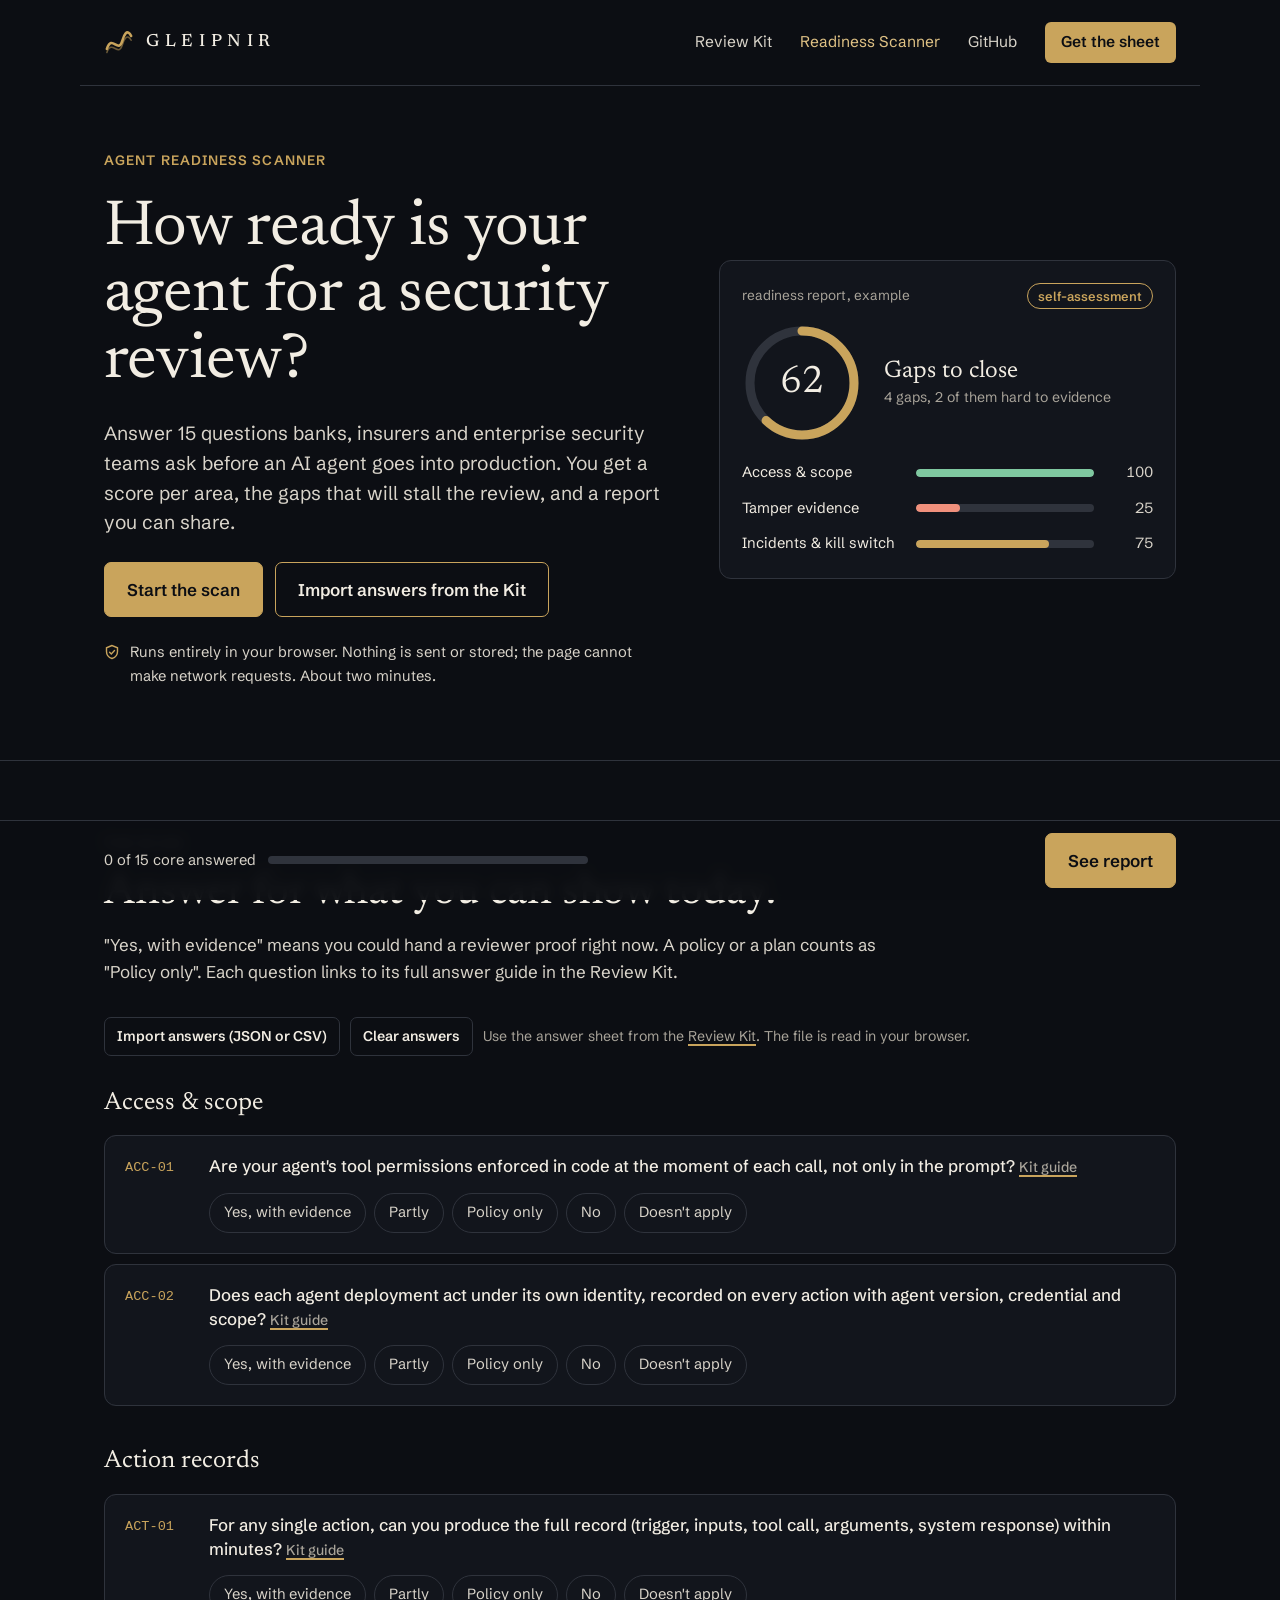
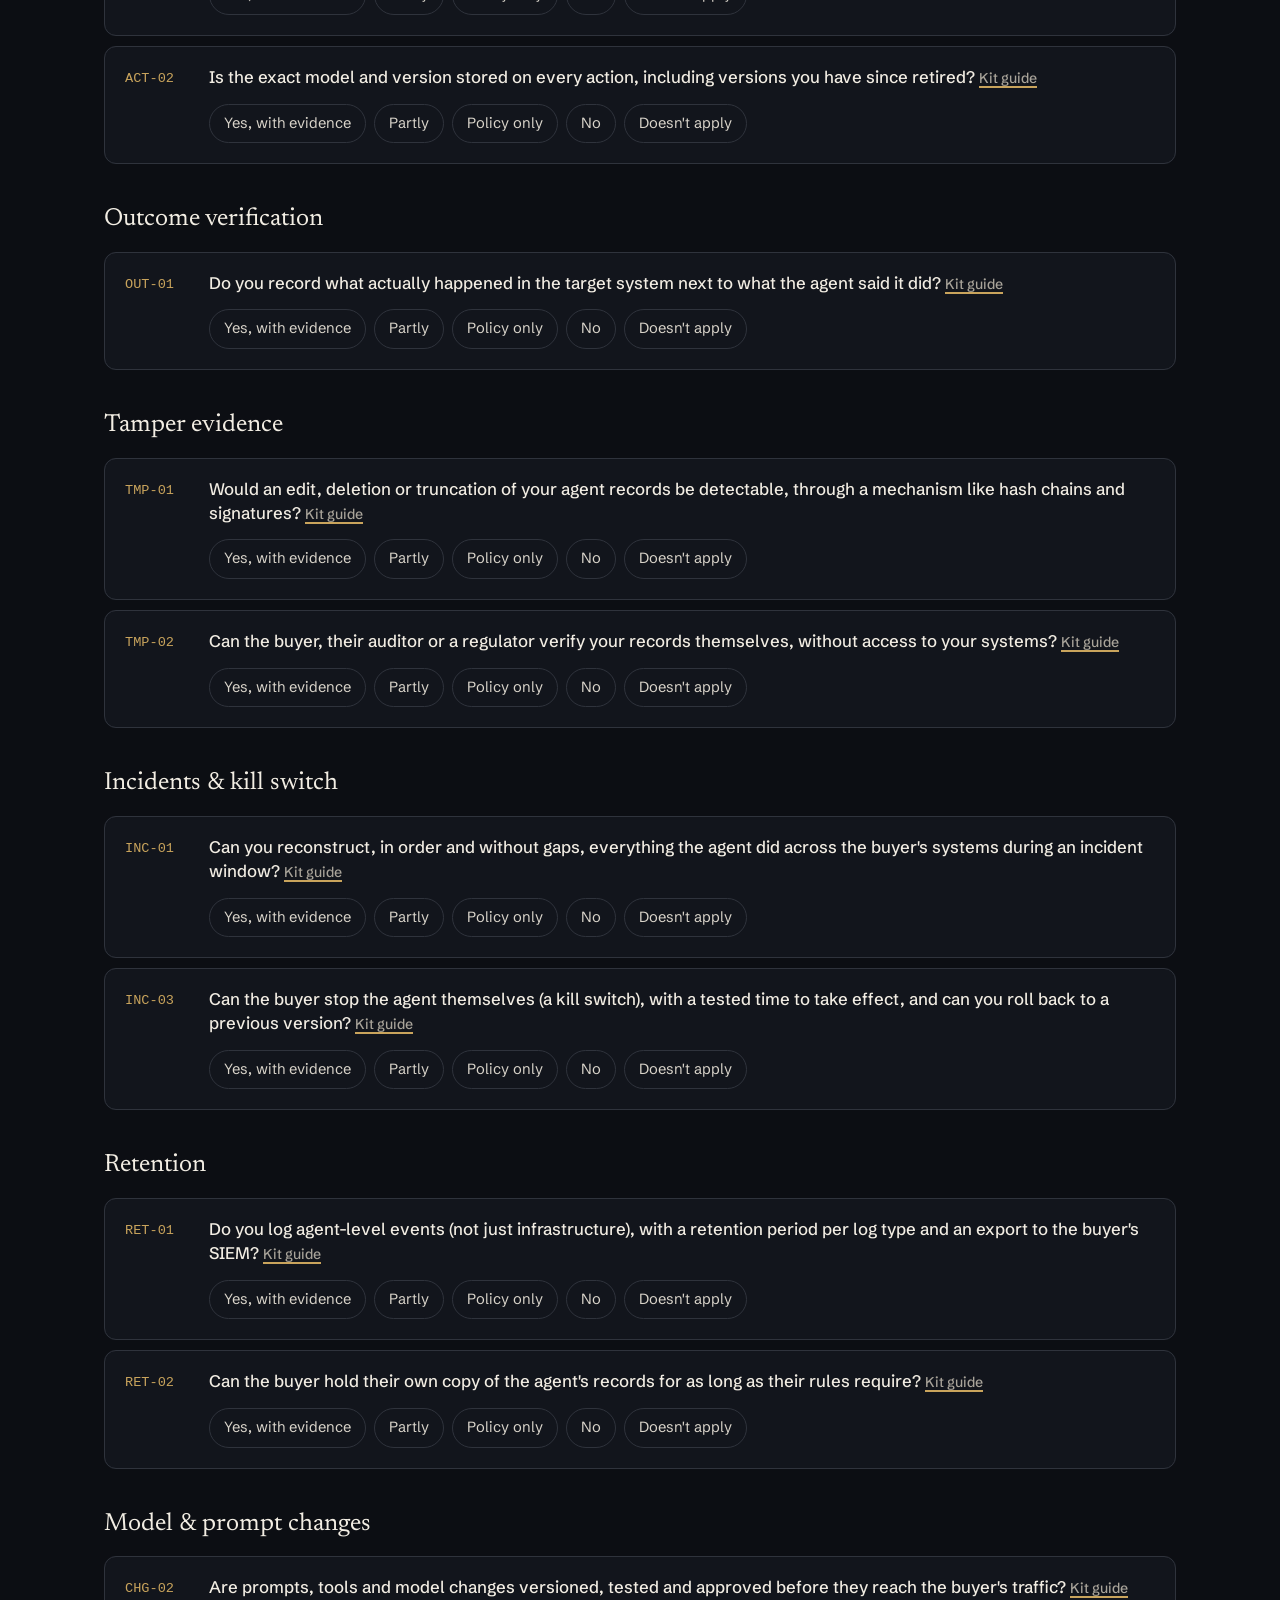
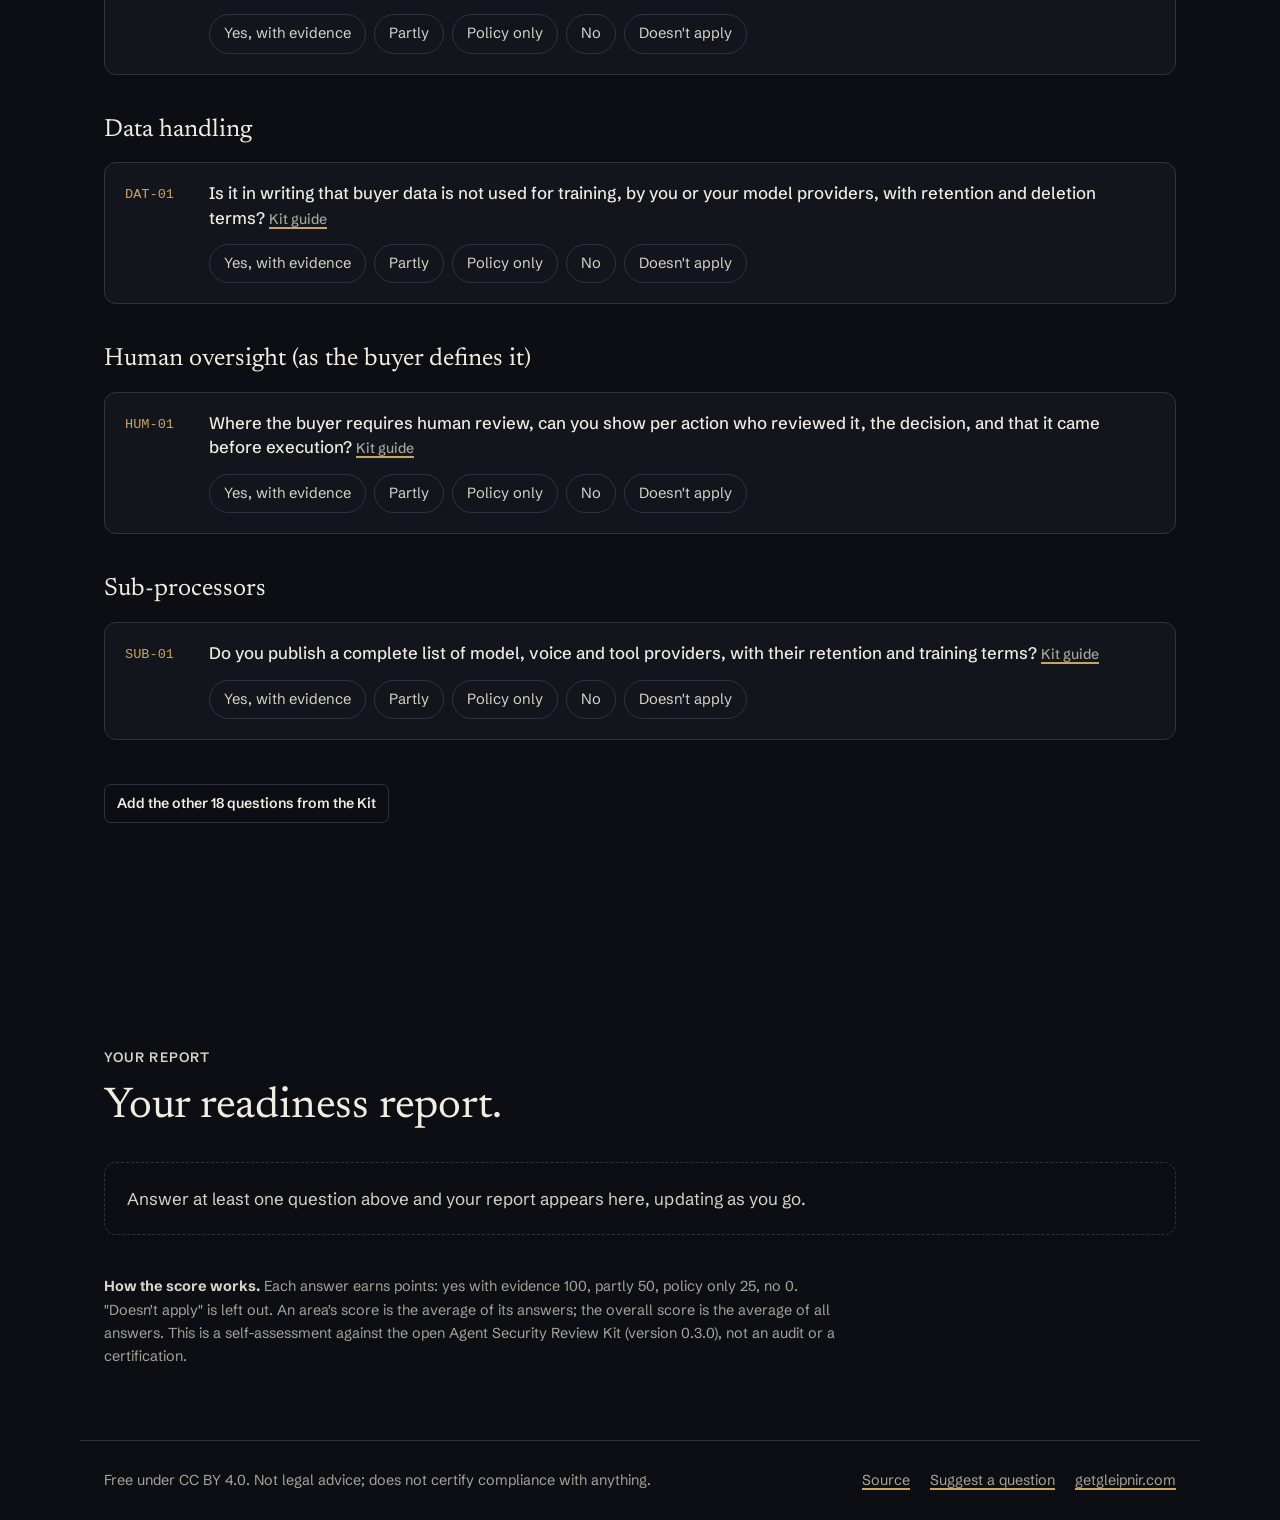
<file: site/scanner/index.html>
<!doctype html>
<html lang="en">
<head>
<meta charset="utf-8">
<meta name="viewport" content="width=device-width, initial-scale=1">
<title>Agent Readiness Scanner</title>
<meta name="description" content="Answer 15 questions about your AI agent and see how ready it is for a bank, insurer or enterprise security review. Runs in your browser; nothing is sent or stored.">
<meta http-equiv="Content-Security-Policy" content="default-src 'self'; style-src 'self' 'unsafe-inline'; script-src 'self' 'unsafe-inline'; img-src 'self' data:; connect-src 'none'; base-uri 'none'; form-action 'none'">
<meta name="referrer" content="no-referrer">
<link rel="icon" href="../assets/favicon.svg" type="image/svg+xml">
<link rel="stylesheet" href="../assets/brand.css">
<style>
html { scroll-padding-bottom: 90px; }
.privacy { display: flex; gap: 10px; align-items: flex-start; font-size: 0.92rem; color: var(--soft); }
.privacy svg { flex: none; margin-top: 3px; }
.preview .gauge-row { display: flex; gap: 22px; align-items: center; margin-bottom: 18px; }
.gauge { position: relative; width: 120px; height: 120px; flex: none; }
.gauge svg { width: 100%; height: 100%; transform: rotate(-90deg); }
.gauge .num { position: absolute; inset: 0; display: grid; place-items: center; font-family: var(--serif);
  font-size: 2.4rem; line-height: 1; }
.gauge.big { width: 168px; height: 168px; }
.gauge.big .num { font-size: 3.4rem; }
.track { stroke: var(--line); }
.arc { transition: stroke-dashoffset 0.6s ease; }
.band { font-family: var(--serif); font-size: 1.5rem; line-height: 1.2; }
.bars { display: grid; gap: 12px; }
.bar-row { display: grid; grid-template-columns: minmax(0, 11em) minmax(0, 1fr) 3.2em; gap: 12px; align-items: center;
  font-size: 0.92rem; }
.bar-row a { color: var(--soft); text-decoration: none; }
.bar-row a:hover { color: var(--gold-lit); }
.bar { height: 8px; border-radius: 4px; background: var(--line); overflow: hidden; }
.bar i { display: block; height: 100%; border-radius: 4px; }
.bar-row .pct { text-align: right; font-variant-numeric: tabular-nums; color: var(--soft); }
.bar-row .na { color: var(--muted); }

.head2 { display: flex; flex-direction: column; gap: 14px; margin-bottom: 32px; max-width: 46em; }
.head2 p { color: var(--soft); }
.import { display: flex; flex-wrap: wrap; gap: 10px; align-items: center; margin-bottom: 28px; }
.import .hint, .hint { font-size: 0.88rem; color: var(--muted); }
#msg { font-size: 0.9rem; }
#msg.ok { color: var(--ok); } #msg.err { color: var(--stop); }
.qarea { margin-bottom: 36px; }
.qarea h3 { font-family: var(--serif); font-weight: 400; font-size: 1.55rem; margin-bottom: 12px; }
fieldset.qq { border: 1px solid var(--line); border-radius: 12px; background: var(--bg-2); padding: 18px 20px 20px;
  margin: 0 0 10px; min-width: 0; }
fieldset.qq.answered { border-color: #4a4434; }
fieldset.qq legend { float: left; width: 100%; padding: 0; margin-bottom: 14px; display: grid;
  grid-template-columns: 70px minmax(0, 1fr); gap: 4px 14px; }
fieldset.qq legend .iid { font-family: var(--mono); font-size: 0.85rem; color: var(--gold); padding-top: 3px; }
fieldset.qq legend .txt { font-size: 1.05rem; font-weight: 500; line-height: 1.45; }
.opts { clear: both; display: flex; flex-wrap: wrap; gap: 8px; padding-left: 84px; }
.opts label { position: relative; }
.opts input { position: absolute; opacity: 0; inset: 0; margin: 0; cursor: pointer; }
.opts span { display: inline-block; padding: 7px 14px; border: 1px solid var(--line); border-radius: 999px;
  font-size: 0.92rem; color: var(--soft); cursor: pointer; user-select: none; }
.opts label:hover span { border-color: var(--gold); color: var(--text); }
.opts input:focus-visible + span { outline: 3px solid var(--gold); outline-offset: 2px; }
.opts input:checked + span { background: var(--gold); border-color: var(--gold); color: var(--bg); font-weight: 600; }
.opts input[value="missing"]:checked + span { background: var(--stop); border-color: var(--stop); }
.opts input[value="evidenced"]:checked + span { background: var(--ok); border-color: var(--ok); }
.opts input[value="not_applicable"]:checked + span { background: var(--bg-3); border-color: var(--muted); color: var(--text); }
.more { margin: 8px 0 0; }
.dock { position: sticky; bottom: 0; z-index: 5; background: rgba(12, 14, 19, 0.94); border-top: 1px solid var(--line);
  backdrop-filter: blur(6px); }
.dock .wrap { display: flex; align-items: center; gap: 16px; padding-block: 12px; }
.dock .prog { flex: 1; display: flex; align-items: center; gap: 12px; font-size: 0.92rem; color: var(--soft); }
.dock .prog .bar { flex: 1; max-width: 320px; }
.dock .bar i { background: var(--gold); }

.report-top { display: grid; grid-template-columns: auto minmax(0, 1fr); gap: 32px; align-items: center; margin-bottom: 40px; }
.report-top .who { display: flex; flex-direction: column; gap: 10px; }
.who input { font: inherit; font-size: 1rem; padding: 9px 12px; color: var(--text); background: var(--bg-2);
  border: 1px solid var(--line); border-radius: 7px; max-width: 360px; }
.who input:focus { border-color: var(--gold); outline: none; }
.who .basis { color: var(--muted); font-size: 0.9rem; }
.report-grid { display: grid; grid-template-columns: minmax(0, 0.8fr) minmax(0, 1.2fr); gap: 48px; align-items: start; }
.report h3 { font-family: var(--serif); font-weight: 400; font-size: 1.55rem; margin-bottom: 16px; }
.gaps { list-style: none; padding: 0; display: grid; gap: 10px; }
.gap { border: 1px solid var(--line); border-radius: 12px; background: var(--bg-2); padding: 16px 18px; }
.gap-top { display: flex; flex-wrap: wrap; gap: 8px 12px; align-items: baseline; margin-bottom: 6px; }
.gap-top .iid { font-family: var(--mono); font-size: 0.85rem; color: var(--gold); }
.gap-top b { font-weight: 600; flex: 1 1 260px; line-height: 1.45; }
.gap p { color: var(--soft); font-size: 0.95rem; margin-top: 6px; }
.gap .good { border-left: 2px solid var(--ok); padding-left: 10px; color: var(--soft); }
.gap .good b { color: var(--text); font-weight: 600; }
.gap a { font-size: 0.9rem; }
.ok-list { list-style: none; padding: 0; font-size: 0.95rem; color: var(--soft); display: grid; gap: 6px; }
.ok-list .iid { font-family: var(--mono); font-size: 0.85rem; color: var(--ok); margin-right: 8px; }
.actions { display: flex; flex-wrap: wrap; gap: 10px; margin-top: 28px; }
.empty { color: var(--soft); border: 1px dashed var(--line); border-radius: 12px; padding: 22px; }
.method { margin-top: 40px; font-size: 0.9rem; color: var(--muted); max-width: 52em; }
.method b { color: var(--soft); }

@media (max-width: 900px) {
  .report-grid { grid-template-columns: minmax(0, 1fr); gap: 36px; }
  .report-top { grid-template-columns: minmax(0, 1fr); gap: 20px; }
}
@media (max-width: 720px) {
  fieldset.qq { padding: 16px; }
  fieldset.qq legend { grid-template-columns: minmax(0, 1fr); }
  .opts { padding-left: 0; }
  .bar-row { grid-template-columns: minmax(0, 1fr) 3.2em; }
  .bar-row .bar { grid-column: 1 / -1; grid-row: 2; }
  .dock .prog .bar { display: none; }
}
@media print {
  :root { --bg: #fff; --bg-2: #fff; --bg-3: #f2f2f2; --line: #c8c8c8; --text: #111; --soft: #222; --muted: #555;
    --gold: #7a5a1c; --gold-lit: #7a5a1c; --ok: #1d6a4d; --stop: #a1271e; color-scheme: light; }
  body { font-size: 10.5pt; }
  * { -webkit-print-color-adjust: exact; print-color-adjust: exact; }
  .report .head2 { display: none; }
  .top .nav, .skip, .hero, #questions, .dock, .actions, .foot nav, .who input { display: none !important; }
  section { padding-block: 0; border: 0 !important; }
  .report-grid { grid-template-columns: minmax(0, 0.8fr) minmax(0, 1.2fr); gap: 24pt; }
  .gap, .bar-row { break-inside: avoid; }
  .who .name-print { display: block !important; font-family: var(--serif); font-size: 16pt; }
  .print-title { display: block !important; }
}
.name-print, .print-title { display: none; }
</style>
</head>
<body>
<a class="skip" href="#main">Skip to content</a>
<header class="wrap top">
  <a class="brand" href="https://getgleipnir.com" aria-label="Gleipnir home"><svg viewBox="0 0 34 30" aria-hidden="true"><g fill="none" stroke="#C9A45C" stroke-linecap="round"><path d="M3 23 C 9 5, 16 30, 21 13 S 31 8, 31 8" stroke-width="3"/><path d="M3 27 C 9 11, 16 34, 21 18 S 31 13, 31 13" stroke-opacity=".5" stroke-width="1.8"/></g></svg>GLEIPNIR</a>
  <nav class="nav" aria-label="Main">
    <a href="../index.html">Review Kit</a>
    <a href="../scanner/index.html" aria-current="page">Readiness Scanner</a>
    <a href="https://github.com/getgleipnir/agent-security-review">GitHub</a>
    <a class="cta" href="../index.html#downloads">Get the sheet</a>
  </nav>
</header>
<main id="main">
<section class="hero">
  <div class="wrap hero-grid">
    <div class="hero-copy">
      <p class="eyebrow">Agent Readiness Scanner</p>
      <h1>How ready is your agent for a security review?</h1>
      <p class="lede">Answer 15 questions banks, insurers and enterprise security teams ask before an AI agent goes
      into production. You get a score per area, the gaps that will stall the review, and a report you can share.</p>
      <div class="btns">
        <a class="btn primary" href="#questions">Start the scan</a>
        <a class="btn" href="#import">Import answers from the Kit</a>
      </div>
      <p class="privacy"><svg width="16" height="16" viewBox="0 0 16 16" aria-hidden="true"><path d="M8 1.5 2.5 3.8v3.6c0 3.2 2.3 6 5.5 7.1 3.2-1.1 5.5-3.9 5.5-7.1V3.8L8 1.5Z" fill="none" stroke="#C9A45C" stroke-width="1.4"/><path d="m5.6 8.2 1.7 1.7 3.2-3.3" fill="none" stroke="#C9A45C" stroke-width="1.4" stroke-linecap="round"/></svg>
      <span>Runs entirely in your browser. Nothing is sent or stored; the page cannot make network requests. About two minutes.</span></p>
    </div>
    <div class="card preview" aria-hidden="true">
      <div class="card-top"><span>readiness report, example</span><span class="pill gold">self-assessment</span></div>
      <div class="gauge-row">
        <div class="gauge"><svg viewBox="0 0 120 120"><circle class="track" cx="60" cy="60" r="52" fill="none" stroke-width="9"/><circle cx="60" cy="60" r="52" fill="none" stroke="#C9A45C" stroke-width="9" stroke-linecap="round" stroke-dasharray="326.7" stroke-dashoffset="124"/></svg><span class="num">62</span></div>
        <div><p class="band">Gaps to close</p><p class="hint">4 gaps, 2 of them hard to evidence</p></div>
      </div>
      <div class="bars">
        <div class="bar-row"><span>Access &amp; scope</span><div class="bar"><i style="width:100%;background:var(--ok)"></i></div><span class="pct">100</span></div>
        <div class="bar-row"><span>Tamper evidence</span><div class="bar"><i style="width:25%;background:var(--stop)"></i></div><span class="pct">25</span></div>
        <div class="bar-row"><span>Incidents &amp; kill switch</span><div class="bar"><i style="width:75%;background:var(--gold)"></i></div><span class="pct">75</span></div>
      </div>
    </div>
  </div>
</section>

<section id="questions">
  <div class="wrap">
    <div class="head2">
      <p class="eyebrow">The scan</p>
      <h2>Answer for what you can show today.</h2>
      <p>"Yes, with evidence" means you could hand a reviewer proof right now. A policy or a plan counts as "Policy only".
      Each question links to its full answer guide in the Review Kit.</p>
    </div>
    <div class="import" id="import">
      <label class="btn small" for="file">Import answers (JSON or CSV)</label>
      <input type="file" id="file" accept=".json,.csv,application/json,text/csv" class="hidden">
      <button type="button" class="btn small" id="reset">Clear answers</button>
      <span class="hint">Use the answer sheet from the <a href="../index.html#downloads">Review Kit</a>. The file is read in your browser.</span>
      <span id="msg" role="status"></span>
    </div>
    <div id="form"></div>
    <button type="button" class="btn small more" id="more" aria-expanded="false"></button>
  </div>
</section>

<div class="dock" id="dock">
  <div class="wrap">
    <div class="prog"><span id="prog-text">0 of 15 answered</span><div class="bar"><i id="prog-bar" style="width:0"></i></div></div>
    <a class="btn primary" href="#report" id="see">See report</a>
  </div>
</div>

<section id="report" class="report">
  <div class="wrap">
    <p class="eyebrow print-title">Agent Readiness Scanner, report</p>
    <div class="head2">
      <p class="eyebrow">Your report</p>
      <h2>Your readiness report.</h2>
    </div>
    <div id="report-body"></div>
    <p class="method"><b>How the score works.</b> Each answer earns points: yes with evidence 100, partly 50, policy only 25, no 0.
    "Doesn't apply" is left out. An area's score is the average of its answers; the overall score is the average of all answers.
    This is a self-assessment against the open Agent Security Review Kit (version 0.3.0), not an audit or a certification.</p>
  </div>
</section>
</main>
<footer class="wrap foot">
  <span>Free under CC BY 4.0. Not legal advice; does not certify compliance with anything.</span>
  <nav aria-label="More">
    <a href="https://github.com/getgleipnir/agent-security-review">Source</a>
    <a href="https://github.com/getgleipnir/agent-security-review/issues/new?template=add-question.yml">Suggest a question</a>
    <a href="https://getgleipnir.com">getgleipnir.com</a>
  </nav>
</footer>
<script type="application/json" id="data">{"version":"0.3.0","areas":[{"id":"ACC","title":"Access & scope"},{"id":"ACT","title":"Action records"},{"id":"OUT","title":"Outcome verification"},{"id":"TMP","title":"Tamper evidence"},{"id":"INC","title":"Incidents & kill switch"},{"id":"RET","title":"Retention"},{"id":"CHG","title":"Model & prompt changes"},{"id":"DAT","title":"Data handling"},{"id":"HUM","title":"Human oversight (as the buyer defines it)"},{"id":"SUB","title":"Sub-processors"}],"items":[{"id":"ACC-01","area":"ACC","core":true,"check":"Are your agent's tool permissions enforced in code at the moment of each call, not only in the prompt?","gap":"Without a hard limit at the tool layer, a confused or manipulated agent can take actions you never intended, and a reviewer has nothing to test.","strong":"Names every tool the agent can call and the scope of each, shows that limits are enforced in code where the tool is invoked (not in the prompt), and offers test results plus a sample action record that shows the scope applied.","hard":false},{"id":"ACC-02","area":"ACC","core":true,"check":"Does each agent deployment act under its own identity, recorded on every action with agent version, credential and scope?","gap":"If the agent shares an account with staff, nobody can tell from the buyer's logs whether a person or the agent made a change.","strong":"Each agent deployment has its own non-human identity in the buyer's systems, credentials are kept away from the model, and every action record carries agent ID and version, credential ID, scope and the user, case or ticket it acted for, so the buyer's logs and the vendor's records can be joined.","hard":true},{"id":"ACC-03","area":"ACC","core":false,"check":"What stops prompt injection or a manipulated tool chain from causing the agent to take an action in our systems?","gap":"Agents read untrusted content (emails, documents, web pages, tool outputs). If that content can steer a tool call, an attacker can act inside the buyer's systems through the agent.","strong":"Treats retrieved content as untrusted, filters inputs and outputs, validates tool choice and parameters before execution independently of the model, has red-team results that include indirect injection, and can detect unusual actions after the fact.","hard":false},{"id":"ACT-01","area":"ACT","core":true,"check":"For any single action, can you produce the full record (trigger, inputs, tool call, arguments, system response) within minutes?","gap":"Reviewers pick one case and ask you to walk through it. If that takes days of digging, they assume the record doesn't exist.","strong":"Can pick any action and produce, in minutes, one record with trigger, inputs and sources, exact tool call and arguments, the system's response, timestamps and trace ID, with sensitive fields redacted.","hard":true},{"id":"ACT-02","area":"ACT","core":true,"check":"Is the exact model and version stored on every action, including versions you have since retired?","gap":"When a past decision is challenged, you can't say which model made it, so you can't explain or defend it.","strong":"Stores the provider, model name and pinned version on every action record, and keeps an inventory of retired versions with the dates they were in use.","hard":true},{"id":"ACT-03","area":"ACT","core":false,"check":"Show every model endpoint and external service the agent actually called for our traffic, not just the list in your inventory.","gap":"An inventory says what should be called. Destination records show what was called, which is what data-flow and data-residency reviews need.","strong":"Records each outbound call per action (provider, endpoint, region) and periodically compares actual destinations with the declared sub-processor list for that buyer.","hard":true},{"id":"ACT-04","area":"ACT","core":false,"check":"Which documents and records contributed to each answer or action?","gap":"Reviewers need to trace an output back to its sources, both to check correctness and to confirm the agent only used data it was entitled to see.","strong":"Stores the ID and version of each document or record the agent used, and retrieval respects the access controls of the source system.","hard":false},{"id":"ACT-05","area":"ACT","core":false,"check":"What is the lineage of the data used in a decision? Where did each input come from, and how current was it?","gap":"Insurance and lending regulators ask for data lineage, and stale or wrong inputs are a common root cause of bad decisions.","strong":"Documents data flows per use case and stores, with each decision, where every input came from and when it was retrieved.","hard":false},{"id":"ACT-06","area":"ACT","core":false,"check":"For an adverse decision, can you give the specific reasons and the data relied on? A proprietary model is not an acceptable reason to withhold them.","gap":"Consumer-facing lenders and insurers must give specific reasons for adverse outcomes, and regulators reject vendor secrecy as an excuse.","strong":"Stores reason codes and the specific inputs relied on for each decision, and can produce an explanation for a specific adverse outcome from that record.","hard":false},{"id":"ACT-07","area":"ACT","core":false,"check":"For customer-facing agents, can you show per interaction that the conduct rules for our use case were met, such as AI disclosure, contact-time windows and contact-frequency limits?","gap":"In collections, servicing and sales, a single non-compliant contact can be a violation. Buyers want per-interaction proof, not a policy that the platform enforces rules.","strong":"Records, per interaction, the disclosure given, the local time of contact, the contact count at that moment and the rule version applied, so compliance can be shown for any single contact.","hard":true},{"id":"OUT-01","area":"OUT","core":true,"check":"Do you record what actually happened in the target system next to what the agent said it did?","gap":"The agent's own \"done\" is not proof. Without the system's response, a failed or wrong action looks the same as a successful one.","strong":"Stores the agent's claim next to the target system's actual response, optionally reads the object back from the system of record to confirm, and reports the mismatch rate to the buyer.","hard":true},{"id":"OUT-02","area":"OUT","core":false,"check":"How do you detect and report actions that failed, only partly completed, or produced a different result than intended?","gap":"Silent failures are the hardest to catch. A buyer wants to see failures counted and reported, not discovered by a customer.","strong":"Counts failed, partial and mismatched actions per period with examples, has alert thresholds and owners, and reconciles high-impact actions against the system of record.","hard":true},{"id":"TMP-01","area":"TMP","core":true,"check":"Would an edit, deletion or truncation of your agent records be detectable, through a mechanism like hash chains and signatures?","gap":"Saying \"our logs are immutable\" is a claim. Without a mechanism, a reviewer has no reason to believe records weren't changed after the fact.","strong":"Names the mechanism: hash-chained, signed records with keys separated from operators, periodic commitments (for example Merkle roots) so edits, deletions, reordering and truncation are all detectable, and synchronized clocks.","hard":true},{"id":"TMP-02","area":"TMP","core":true,"check":"Can the buyer, their auditor or a regulator verify your records themselves, without access to your systems?","gap":"Records only you can check are self-reported. The buyer has to take your word for them, which is exactly what reviews try to avoid.","strong":"Gives the buyer an exported bundle and a verification tool they run themselves, offline, with documented public keys and digests anchored outside the vendor, plus a demo of a tampered bundle failing.","hard":true},{"id":"TMP-03","area":"TMP","core":false,"check":"Who at your company can read, change or delete agent records, and is that access itself logged?","gap":"Privileged insiders are the main threat to record integrity. Reviewers expect named roles and an access trail.","strong":"Lists the named roles with access to record storage and signing keys, logs each access against an individual identity, and separates people who run the agent from people who can touch records or keys.","hard":false},{"id":"INC-01","area":"INC","core":true,"check":"Can you reconstruct, in order and without gaps, everything the agent did across the buyer's systems during an incident window?","gap":"Incident reports and regulator notifications depend on a complete timeline. Gaps turn an incident into an audit finding.","strong":"Can export, for any time window or case, an ordered account of every action across the buyer's systems, with evidence that the sequence is complete and unaltered, and knows from a test how long that takes.","hard":true},{"id":"INC-02","area":"INC","core":false,"check":"How do you detect and report model failures, data leakage or harmful outputs, and on what timeline will we hear about them?","gap":"The buyer has its own notification clocks (72 hours under NYDFS 500, 4 hours from classification and at most 24 hours from awareness under DORA). Vendor timelines must fit inside them.","strong":"Commits in the contract to a notification timeline that fits inside the buyer's own regulatory clocks, names the detection sources and owners, and can show a recent incident or tabletop record.","hard":false},{"id":"INC-03","area":"INC","core":true,"check":"Can the buyer stop the agent themselves (a kill switch), with a tested time to take effect, and can you roll back to a previous version?","gap":"When something goes wrong, the first question is how fast it can be stopped. \"Contact support\" is not an answer a bank accepts.","strong":"Gives the buyer a kill switch it can trigger itself with a tested time to effect, and a documented rollback path to a pinned earlier model, prompt and configuration.","hard":false},{"id":"RET-01","area":"RET","core":true,"check":"Do you log agent-level events (not just infrastructure), with a retention period per log type and an export to the buyer's SIEM?","gap":"Short default retention and infrastructure-only logs are common findings, and they leave the buyer unable to monitor the agent.","strong":"Lists the agent-level events logged (not just infrastructure), the retention per log type, who can access them, and offers an export into the buyer's SIEM or GRC tool with a sample.","hard":false},{"id":"RET-02","area":"RET","core":true,"check":"Can the buyer hold their own copy of the agent's records for as long as their rules require?","gap":"Many buyers must keep logs for months or years under their own control. A copy that only lives with you doesn't cover that.","strong":"Delivers records continuously or on a schedule into storage the buyer controls, in a documented format that stays verifiable without the vendor.","hard":true},{"id":"RET-03","area":"RET","core":false,"check":"How do we get timely access to our data and to reports on the agent's activity, by type and frequency?","gap":"Buyers must be able to monitor the service and to give data to auditors and regulators on demand.","strong":"Names the report types and cadence in the contract and lets the buyer export its own data and records without a support ticket.","hard":false},{"id":"RET-04","area":"RET","core":false,"check":"Does the retention of agent records match our own record-keeping obligations, and what happens to the records when the contract ends?","gap":"Vendor defaults (often weeks) rarely match the buyer's retention duties (often years). On exit, the buyer still needs the records.","strong":"Lets each buyer set retention to its own obligations and commits, on exit, to return records in a verifiable format before deleting them.","hard":false},{"id":"CHG-01","area":"CHG","core":false,"check":"Which foundation models and providers sit behind each feature, and how will you notify us when they change?","gap":"The model is the most important sub-component. Silent model swaps change behaviour and can invalidate the buyer's validation.","strong":"Lists models and providers per feature with versions, commits contractually to advance notice of changes, and keeps a change log the buyer can see.","hard":false},{"id":"CHG-02","area":"CHG","core":true,"check":"Are prompts, tools and model changes versioned, tested and approved before they reach the buyer's traffic?","gap":"For agents, a prompt edit is a code change. Without change control, behaviour can shift under the buyer without anyone noticing.","strong":"Versions prompts, tools and configs like code, runs evaluations before release with a named approver, stores the version on every action record, and gives the buyer a change history it can review.","hard":false},{"id":"CHG-03","area":"CHG","core":false,"check":"How is the agent validated, independently or on an ongoing basis, including drift and bias testing?","gap":"Banks and insurers apply model risk management to vendor models. They need validation evidence they can file.","strong":"Shares the validation method and latest results (including bias testing where consumers are affected), drift monitoring with re-validation triggers, and any independent validation report.","hard":false},{"id":"CHG-04","area":"CHG","core":false,"check":"What ongoing monitoring do you report to us? Performance, error rates, complaints and drift.","gap":"Third-party oversight is continuous, not a one-time review. The buyer needs regular data to show its own supervisors.","strong":"Sends a recurring report with defined metrics and thresholds (performance, errors, complaints, drift) and escalates when a threshold is breached.","hard":false},{"id":"DAT-01","area":"DAT","core":true,"check":"Is it in writing that buyer data is not used for training, by you or your model providers, with retention and deletion terms?","gap":"This is the first AI question in almost every questionnaire. A privacy-policy link usually isn't enough.","strong":"States in the contract that buyer data is not used for training, by the vendor or its model providers, gives the retention per data type, and confirms deletion on request.","hard":false},{"id":"DAT-02","area":"DAT","core":false,"check":"What personal or confidential data ends up inside your agent action records, and how is it minimized, redacted or protected?","gap":"Detailed action records are a second copy of customer data. Reviewers will ask the same data questions about the records as about the product.","strong":"Redacts or hashes sensitive fields before records are stored, documents the data classes per record field, and applies the same access and retention rules to records as to the product.","hard":false},{"id":"HUM-01","area":"HUM","core":true,"check":"Where the buyer requires human review, can you show per action who reviewed it, the decision, and that it came before execution?","gap":"The buyer chooses its oversight rules. Without per-action proof, you can't show those rules were actually followed.","strong":"Expresses the buyer's oversight rules as readable configuration, records per action whether review applied, who reviewed, the decision and its timing relative to execution, and reports exceptions.","hard":true},{"id":"HUM-02","area":"HUM","core":false,"check":"What audit trail exists when a person overrides, corrects or reverses what the agent did or recommended?","gap":"Overrides show where the agent is wrong and who took responsibility. Both matter in a dispute.","strong":"Links each override to the original action with who, when, what changed and why, and reports override rates over time.","hard":false},{"id":"SUB-01","area":"SUB","core":true,"check":"Do you publish a complete list of model, voice and tool providers, with their retention and training terms?","gap":"Every provider is another place customer data goes. Missing or incomplete lists stall third-party risk review.","strong":"Publishes a complete sub-processor list that includes AI, voice and tool providers with region and purpose, with each provider's retention and training terms, and a change notice process.","hard":false},{"id":"SUB-02","area":"SUB","core":false,"check":"What audit rights or audit reports cover the AI system itself, not just your infrastructure?","gap":"Insurers and banks are expected to secure audit rights over third-party AI. A SOC 2 report usually covers infrastructure and access, not agent behaviour.","strong":"Grants audit rights that cover the AI system itself and provides reports whose scope includes agent behaviour, together with record samples the buyer can verify.","hard":true},{"id":"SUB-03","area":"SUB","core":false,"check":"Will you cooperate with regulatory inquiries and give examiners access to the documentation and records they ask for?","gap":"Regulators examine the buyer, and through the buyer, its AI vendors. Buyers need the cooperation in writing and the artifacts ready.","strong":"Commits in writing to cooperate with regulators and keeps an evidence package ready: model documentation, validation, change history and verifiable action records.","hard":false}],"points":{"evidenced":1.0,"partial":0.5,"policy_only":0.25,"missing":0.0},"choices":[{"key":"evidenced","label":"Yes, with evidence"},{"key":"partial","label":"Partly"},{"key":"policy_only","label":"Policy only"},{"key":"missing","label":"No"},{"key":"not_applicable","label":"Doesn't apply"}]}</script>
<script>
(function () {
  "use strict";
  var D = JSON.parse(document.getElementById("data").textContent);
  var CODE = { evidenced: "e", partial: "p", policy_only: "o", missing: "m", not_applicable: "n" };
  var DECODE = {}; Object.keys(CODE).forEach(function (k) { DECODE[CODE[k]] = k; });
  var SYN = { yes: "evidenced", evidenced: "evidenced", partly: "partial", partial: "partial", policy: "policy_only",
    policy_only: "policy_only", "policy only": "policy_only", no: "missing", missing: "missing", "n/a": "not_applicable",
    na: "not_applicable", not_applicable: "not_applicable" };
  var answers = {}, extra = {}, showAll = false, name = "";
  var byId = {}; D.items.forEach(function (it) { byId[it.id] = it; });
  var core = D.items.filter(function (it) { return it.core; });

  function el(tag, attrs, html) {
    var e = document.createElement(tag);
    for (var k in attrs || {}) e.setAttribute(k, attrs[k]);
    if (html != null) e.innerHTML = html;
    return e;
  }
  function esc(s) { return String(s).replace(/[&<>"']/g, function (c) {
    return { "&": "&amp;", "<": "&lt;", ">": "&gt;", '"': "&quot;", "'": "&#39;" }[c]; }); }
  function visible() { return D.items.filter(function (it) { return showAll || it.core || answers[it.id]; }); }
  function color(p) { return p >= 80 ? "var(--ok)" : p >= 50 ? "var(--gold)" : "var(--stop)"; }
  function band(p) { return p >= 80 ? "Ready for review" : p >= 50 ? "Gaps to close" : "Not ready yet"; }
  function kitLink(id) { return "../index.html#" + id.toLowerCase(); }

  function renderForm() {
    var form = document.getElementById("form"); form.innerHTML = "";
    var items = visible();
    D.areas.forEach(function (a) {
      var its = items.filter(function (it) { return it.area === a.id; });
      if (!its.length) return;
      var box = el("div", { "class": "qarea" }); box.appendChild(el("h3", null, esc(a.title)));
      its.forEach(function (it) {
        var fs = el("fieldset", { "class": "qq" + (answers[it.id] ? " answered" : ""), id: "q-" + it.id });
        fs.appendChild(el("legend", null, '<span class="iid">' + it.id + '</span><span class="txt">' + esc(it.check) +
          ' <a class="hint" href="' + kitLink(it.id) + '">Kit guide</a></span>'));
        var opts = el("div", { "class": "opts" });
        D.choices.forEach(function (c) {
          var lab = el("label");
          var inp = el("input", { type: "radio", name: it.id, value: c.key });
          if (answers[it.id] === c.key) inp.checked = true;
          inp.addEventListener("change", function () { answers[it.id] = c.key; fs.classList.add("answered"); update(); });
          lab.appendChild(inp); lab.appendChild(el("span", null, c.label)); opts.appendChild(lab);
        });
        fs.appendChild(opts); box.appendChild(fs);
      });
      form.appendChild(box);
    });
    var more = document.getElementById("more");
    var n = D.items.length - core.length;
    more.textContent = showAll ? "Show only the " + core.length + " core questions" : "Add the other " + n + " questions from the Kit";
    more.setAttribute("aria-expanded", String(showAll));
  }

  function scores() {
    var areas = [], all = [];
    D.areas.forEach(function (a) {
      var pts = D.items.filter(function (it) { return it.area === a.id && answers[it.id] && answers[it.id] !== "not_applicable"; })
        .map(function (it) { return D.points[answers[it.id]]; });
      all = all.concat(pts);
      areas.push({ id: a.id, title: a.title, n: pts.length,
        pct: pts.length ? Math.round(100 * pts.reduce(function (x, y) { return x + y; }, 0) / pts.length) : null });
    });
    var overall = all.length ? Math.round(100 * all.reduce(function (x, y) { return x + y; }, 0) / all.length) : null;
    return { areas: areas, overall: overall, counted: all.length };
  }

  function gauge(p, big) {
    var r = big ? 74 : 52, c = 2 * Math.PI * r, size = big ? 168 : 120, w = big ? 11 : 9, h = size / 2;
    var off = p == null ? c : c * (1 - p / 100);
    return '<div class="gauge' + (big ? " big" : "") + '"><svg viewBox="0 0 ' + size + " " + size + '">' +
      '<circle class="track" cx="' + h + '" cy="' + h + '" r="' + r + '" fill="none" stroke-width="' + w + '"/>' +
      '<circle class="arc" cx="' + h + '" cy="' + h + '" r="' + r + '" fill="none" stroke="' + (p == null ? "transparent" : color(p)) +
      '" stroke-width="' + w + '" stroke-linecap="round" stroke-dasharray="' + c.toFixed(1) + '" stroke-dashoffset="' + off.toFixed(1) + '"/></svg>' +
      '<span class="num">' + (p == null ? "–" : p) + "</span></div>";
  }

  function renderReport() {
    var s = scores(), body = document.getElementById("report-body");
    var answered = Object.keys(answers).length;
    if (!answered) {
      body.innerHTML = '<p class="empty">Answer at least one question above and your report appears here, updating as you go.</p>';
      return;
    }
    var rank = { missing: 0, policy_only: 1, partial: 2 };
    var gaps = D.items.filter(function (it) { return answers[it.id] in rank; }).sort(function (a, b) {
      return rank[answers[a.id]] - rank[answers[b.id]] || (b.hard - a.hard) || (a.id < b.id ? -1 : 1); });
    var good = D.items.filter(function (it) { return answers[it.id] === "evidenced"; });
    var hardGaps = gaps.filter(function (g) { return g.hard; }).length;
    var label = { missing: "No", policy_only: "Policy only", partial: "Partly" };
    var unanswered = visible().filter(function (it) { return !answers[it.id]; }).length;

    var h = '<div class="report-top">' + gauge(s.overall, true) + '<div class="who">' +
      '<p class="band">' + (s.overall == null ? "Nothing scored yet" : band(s.overall)) + "</p>" +
      '<p class="basis">' + gaps.length + " gap" + (gaps.length === 1 ? "" : "s") + (hardGaps ? ", " + hardGaps + " of them hard to evidence" : "") +
      ". Based on " + s.counted + " scored answer" + (s.counted === 1 ? "" : "s") + (unanswered ? ", " + unanswered + " not answered yet" : "") +
      ". Self-assessment, " + new Date().toISOString().slice(0, 10) + ".</p>" +
      '<p class="name-print">' + esc(name || "") + "</p>" +
      '<input type="text" id="name" placeholder="Company or product (optional, shown on the report)" value="' + esc(name) + '" maxlength="80" aria-label="Company or product name">' +
      "</div></div>";
    h += '<div class="report-grid"><div><h3>By area</h3><div class="bars">';
    s.areas.forEach(function (a) {
      if (a.pct == null && !visible().some(function (it) { return it.area === a.id; })) return;
      h += '<div class="bar-row"><a href="../index.html#g-' + a.id.toLowerCase() + '">' + esc(a.title) + "</a>" +
        (a.pct == null ? '<div class="bar"></div><span class="pct na">–</span>' :
          '<div class="bar"><i style="width:' + a.pct + "%;background:" + color(a.pct) + '"></i></div><span class="pct">' + a.pct + "</span>") + "</div>";
    });
    h += "</div>";
    if (good.length) {
      h += '<h3 style="margin-top:36px">What you can already show</h3><ul class="ok-list">';
      good.forEach(function (it) { h += '<li><span class="iid">' + it.id + "</span>" + esc(it.check) + "</li>"; });
      h += "</ul>";
    }
    h += "</div><div><h3>Gaps to close" + (gaps.length ? ", most serious first" : "") + "</h3>";
    if (!gaps.length) h += '<p class="empty">No gaps in what you answered. Make sure you can hand over the evidence for each "yes".</p>';
    else {
      h += '<ol class="gaps">';
      gaps.forEach(function (it) {
        h += '<li class="gap"><div class="gap-top"><span class="iid">' + it.id + "</span><b>" + esc(it.check) + "</b>" +
          '<span class="pill ' + (answers[it.id] === "missing" ? "stop" : "gold") + '">' + label[answers[it.id]] + "</span>" +
          (it.hard ? '<span class="pill stop">hard to evidence</span>' : "") + "</div>" +
          "<p>" + esc(it.gap) + "</p>" +
          '<p class="good"><b>What good looks like:</b> ' + esc(it.strong) + "</p>" +
          '<p><a href="' + kitLink(it.id) + '">Answer guide and template for ' + it.id + "</a></p></li>";
      });
      h += "</ol>";
    }
    h += '</div></div><div class="actions">' +
      '<button type="button" class="btn primary" id="share">Copy share link</button>' +
      '<button type="button" class="btn" id="pdf">Save as PDF</button>' +
      '<button type="button" class="btn" id="dljson">Download answers (JSON)</button>' +
      '<button type="button" class="btn" id="dlcsv">Download answers (CSV)</button>' +
      '<span class="hint" id="share-msg" role="status"></span></div>';
    body.innerHTML = h;
    document.getElementById("name").addEventListener("input", function (e) { name = e.target.value; writeHash(); });
    document.getElementById("share").addEventListener("click", share);
    document.getElementById("pdf").addEventListener("click", function () { window.print(); });
    document.getElementById("dljson").addEventListener("click", function () { download("agent-readiness-answers.json", "application/json", toJSON()); });
    document.getElementById("dlcsv").addEventListener("click", function () { download("agent-readiness-answers.csv", "text/csv", toCSV()); });
  }

  function update() {
    var n = core.filter(function (it) { return answers[it.id]; }).length;
    var total = Object.keys(answers).length;
    document.getElementById("prog-text").textContent = n + " of " + core.length + " core answered" +
      (total > n ? " (+" + (total - n) + " more)" : "");
    document.getElementById("prog-bar").style.width = (100 * n / core.length) + "%";
    writeHash(); renderReport();
  }

  function encode() {
    return Object.keys(answers).map(function (id) { return id + CODE[answers[id]]; }).join(".");
  }
  function writeHash() {
    var parts = [];
    if (Object.keys(answers).length) parts.push("r=" + encode());
    if (name) parts.push("n=" + encodeURIComponent(name));
    var h = parts.length ? "#" + parts.join("&") : "";
    try { history.replaceState(null, "", location.pathname + location.search + h); } catch (e) { /* file:// in some browsers */ }
  }
  function readHash() {
    var h = location.hash.replace(/^#/, ""), got = false;
    h.split("&").forEach(function (kv) {
      var i = kv.indexOf("="); if (i < 0) return;
      var k = kv.slice(0, i), v = kv.slice(i + 1);
      if (k === "r") v.split(".").forEach(function (t) {
        var m = /^([A-Z]{3}-\d{2})([epomn])$/.exec(t);
        if (m && byId[m[1]]) { answers[m[1]] = DECODE[m[2]]; got = true; }
      });
      if (k === "n") { try { name = decodeURIComponent(v).slice(0, 80); } catch (e) { name = ""; } }
    });
    return got;
  }
  function share() {
    writeHash();
    var url = location.href.split("#")[0] + "#r=" + encode() + (name ? "&n=" + encodeURIComponent(name) : "");
    var msg = document.getElementById("share-msg");
    var done = function () { msg.textContent = "Link copied. The answers live in the link itself; nothing is stored anywhere."; };
    if (navigator.clipboard && window.isSecureContext !== false) navigator.clipboard.writeText(url).then(done, function () { prompt("Copy this link", url); });
    else prompt("Copy this link", url);
  }

  function toJSON() {
    var doc = { kit: "agent-security-review", kit_version: D.version, vendor: name, product: "", completed_by: "",
      date: new Date().toISOString().slice(0, 10), answers: [] };
    D.items.forEach(function (it) {
      var x = extra[it.id] || {};
      doc.answers.push({ id: it.id, status: answers[it.id] || "", answer: x.answer || "", evidence_links: x.links || [] });
    });
    return JSON.stringify(doc, null, 2) + "\n";
  }
  function csvCell(s) { s = String(s == null ? "" : s); return /[",\n\r]/.test(s) ? '"' + s.replace(/"/g, '""') + '"' : s; }
  function toCSV() {
    var rows = [["id", "status", "answer", "evidence_link"]];
    D.items.forEach(function (it) { var x = extra[it.id] || {};
      rows.push([it.id, answers[it.id] || "", x.answer || "", (x.links || []).join(" ")]); });
    return rows.map(function (r) { return r.map(csvCell).join(","); }).join("\n") + "\n";
  }
  function download(fname, type, text) {
    var a = el("a", { href: URL.createObjectURL(new Blob([text], { type: type })), download: fname });
    document.body.appendChild(a); a.click(); setTimeout(function () { URL.revokeObjectURL(a.href); a.remove(); }, 500);
  }

  function parseCSV(text) {
    var rows = [], row = [], cell = "", q = false;
    for (var i = 0; i < text.length; i++) {
      var ch = text[i];
      if (q) { if (ch === '"') { if (text[i + 1] === '"') { cell += '"'; i++; } else q = false; } else cell += ch; }
      else if (ch === '"') q = true;
      else if (ch === ",") { row.push(cell); cell = ""; }
      else if (ch === "\n" || ch === "\r") { if (ch === "\r" && text[i + 1] === "\n") i++; row.push(cell); rows.push(row); row = []; cell = ""; }
      else cell += ch;
    }
    if (cell || row.length) { row.push(cell); rows.push(row); }
    var head = (rows.shift() || []).map(function (h) { return h.trim().toLowerCase(); });
    return rows.filter(function (r) { return r.some(function (c) { return c.trim(); }); }).map(function (r) {
      var o = {}; head.forEach(function (h, j) { o[h] = r[j] || ""; }); return o; });
  }
  function importText(text, fname) {
    var list = [];
    var t = text.replace(/^﻿/, "");
    if (/\.json$/i.test(fname) || /^\s*[\[{]/.test(t)) {
      var doc = JSON.parse(t);
      list = (doc.answers || doc).map(function (a) { return { id: a.id, status: a.status, answer: a.answer,
        links: a.evidence_links || (a.evidence_link ? [a.evidence_link] : []) }; });
      if (doc.vendor && !name) name = String(doc.vendor).slice(0, 80);
    } else {
      list = parseCSV(t).map(function (r) { return { id: (r.id || "").trim(), status: r.status, answer: r.answer || r.your_answer,
        links: (r.evidence_link || "").split(/\s+/).filter(Boolean) }; });
    }
    var n = 0, skipped = 0;
    list.forEach(function (a) {
      var id = String(a.id || "").trim().toUpperCase();
      if (!byId[id]) return;
      var st = SYN[String(a.status || "").trim().toLowerCase()];
      extra[id] = { answer: a.answer || "", links: a.links || [] };
      if (st) { answers[id] = st; n++; } else if (String(a.status || "").trim()) skipped++;
    });
    if (list.some(function (a) { return byId[String(a.id || "").trim().toUpperCase()] && !byId[String(a.id).trim().toUpperCase()].core && SYN[String(a.status || "").trim().toLowerCase()]; })) showAll = true;
    return { n: n, skipped: skipped };
  }

  document.getElementById("file").addEventListener("change", function (e) {
    var f = e.target.files[0], msg = document.getElementById("msg");
    if (!f) return;
    var rd = new FileReader();
    rd.onload = function () {
      try {
        var r = importText(String(rd.result), f.name);
        if (!r.n) { msg.className = "err"; msg.textContent = "No statuses found. Fill the status column with evidenced, partial, policy_only, missing or not_applicable."; }
        else { msg.className = "ok"; msg.textContent = "Imported " + r.n + " answers" + (r.skipped ? ", skipped " + r.skipped + " with an unknown status" : "") + "."; }
        renderForm(); update();
        if (r.n) document.getElementById("report").scrollIntoView();
      } catch (err) { msg.className = "err"; msg.textContent = "Could not read that file. Use the JSON or CSV answer sheet from the Kit."; }
      e.target.value = "";
    };
    rd.readAsText(f);
  });
  document.getElementById("reset").addEventListener("click", function () {
    answers = {}; extra = {}; name = ""; showAll = false; document.getElementById("msg").textContent = ""; renderForm(); update();
  });
  document.getElementById("more").addEventListener("click", function () { showAll = !showAll; renderForm(); });

  if ("IntersectionObserver" in window) {
    var dock = document.getElementById("dock");
    new IntersectionObserver(function (es) { es.forEach(function (x) { dock.classList.toggle("hidden", x.isIntersecting); }); })
      .observe(document.getElementById("report"));
  }
  var fromLink = readHash();
  if (fromLink && D.items.some(function (it) { return !it.core && answers[it.id]; })) showAll = true;
  renderForm(); update();
  if (fromLink) document.getElementById("report").scrollIntoView();
})();
</script>
</body>
</html>
</file>
<file: site/assets/brand.css>
/* Shared styles for the Kit and the Scanner. Matches getgleipnir.com. */
@font-face { font-family: "Newsreader"; src: url("fonts/newsreader-latin-wght-normal.woff2") format("woff2");
  font-weight: 200 800; font-display: swap; }
@font-face { font-family: "Schibsted Grotesk"; src: url("fonts/schibsted-grotesk-latin-wght-normal.woff2") format("woff2");
  font-weight: 400 900; font-display: swap; }

:root {
  --bg: #0c0e13; --bg-2: #12151c; --bg-3: #191d26; --line: #2f333c;
  --text: #f2ede3; --soft: #d9d4ca; --muted: #a9a49a;
  --gold: #c9a45c; --gold-lit: #e0c285; --gold-soft: rgba(201, 164, 92, 0.14);
  --ok: #7fc8a0; --ok-soft: rgba(127, 200, 160, 0.13);
  --stop: #f0907c; --stop-soft: rgba(240, 144, 124, 0.13);
  --serif: "Newsreader", Georgia, "Times New Roman", serif;
  --sans: "Schibsted Grotesk", system-ui, -apple-system, "Segoe UI", sans-serif;
  --mono: ui-monospace, "SFMono-Regular", Menlo, Consolas, monospace;
  --wrap: 1120px;
  color-scheme: dark;
}
* { box-sizing: border-box; }
html { -webkit-text-size-adjust: 100%; scroll-padding-top: 16px; }
body { margin: 0; background: var(--bg); color: var(--text); font-family: var(--sans); font-size: 1.0625rem;
  line-height: 1.6; -webkit-font-smoothing: antialiased; }
h1, h2, h3, h4, p, ol, ul, dl, dd, figure { margin: 0; }
a { color: inherit; text-decoration: underline 2px var(--gold); text-underline-offset: 0.2em; }
a:hover { color: var(--gold-lit); }
:focus-visible { outline: 3px solid var(--gold); outline-offset: 3px; border-radius: 2px; }
.wrap { width: 100%; max-width: var(--wrap); margin-inline: auto; padding-inline: 24px; }
.skip { position: absolute; left: -999px; top: 8px; background: var(--gold); color: var(--bg); padding: 8px 12px;
  border-radius: 6px; z-index: 10; }
.skip:focus { left: 8px; }

.top { display: flex; align-items: center; justify-content: space-between; gap: 24px; padding-block: 22px;
  border-bottom: 1px solid var(--line); }
.brand { display: flex; align-items: center; gap: 12px; text-decoration: none; font-family: var(--serif);
  font-size: 1.1rem; font-weight: 500; letter-spacing: 0.32em; }
.brand svg { width: 30px; height: 26px; }
.nav { display: flex; gap: 28px; font-size: 0.97rem; align-items: center; }
.nav a { text-decoration: none; color: var(--soft); }
.nav a:hover, .nav a[aria-current="page"] { color: var(--gold-lit); }
.nav a.cta { color: var(--bg); background: var(--gold); padding: 8px 16px; border-radius: 6px; font-weight: 600; }
.nav a.cta:hover { background: var(--gold-lit); color: var(--bg); }

.eyebrow { font-size: 0.85rem; font-weight: 600; letter-spacing: 0.08em; text-transform: uppercase; color: var(--gold); }
h1 { font-family: var(--serif); font-weight: 400; font-size: clamp(2.4rem, 5.6vw, 4rem); line-height: 1.04;
  letter-spacing: -0.01em; }
h2 { font-family: var(--serif); font-weight: 400; font-size: clamp(1.9rem, 3.8vw, 2.7rem); line-height: 1.1;
  letter-spacing: -0.005em; }
.lede { font-size: 1.2rem; line-height: 1.55; color: var(--soft); max-width: 36em; }
.btns { display: flex; flex-wrap: wrap; gap: 12px; }
.btn { display: inline-block; padding: 13px 22px; border-radius: 7px; font: inherit; font-weight: 600;
  text-decoration: none; border: 1px solid var(--gold); background: transparent; color: var(--text); cursor: pointer; }
.btn.primary { background: var(--gold); color: var(--bg); }
.btn.primary:hover { background: var(--gold-lit); color: var(--bg); }
.btn:hover { color: var(--gold-lit); }
.btn.small { padding: 7px 12px; font-size: 0.88rem; border-color: var(--line); }
.btn.small:hover { border-color: var(--gold); }

section { padding-block: 72px; }
section + section { border-top: 1px solid var(--line); }
.hero { padding-top: 64px; }
.hero-grid { display: grid; grid-template-columns: minmax(0, 1.1fr) minmax(0, 0.9fr); gap: 56px; align-items: center; }
.hero-copy { display: flex; flex-direction: column; gap: 24px; }
.meta { font-size: 0.9rem; color: var(--muted); }

.card { background: var(--bg-2); border: 1px solid var(--line); border-radius: 12px; padding: 22px; }
.card-top { display: flex; justify-content: space-between; align-items: center; gap: 12px; margin-bottom: 14px;
  font-size: 0.85rem; color: var(--muted); }
.pill { display: inline-block; font-size: 0.8rem; font-weight: 600; padding: 2px 10px; border-radius: 999px;
  border: 1px solid currentColor; white-space: nowrap; }
.pill.gold { color: var(--gold); }
.pill.ok { color: var(--ok); }
.pill.stop { color: var(--stop); }
.rec { display: grid; grid-template-columns: 9.5em minmax(0, 1fr); gap: 8px 14px; font-size: 0.95rem; }
.rec dt { color: var(--muted); }
.rec dd { color: var(--text); overflow-wrap: anywhere; }
.card-note { margin-top: 14px; font-size: 0.82rem; color: var(--muted); }

.steps { display: grid; grid-template-columns: repeat(3, minmax(0, 1fr)); gap: 20px; counter-reset: s;
  list-style: none; padding: 0; }
.steps li { border-top: 2px solid var(--gold); padding-top: 18px; display: flex; flex-direction: column; gap: 8px; }
.steps li::before { counter-increment: s; content: counter(s); font-family: var(--serif); font-size: 1.9rem;
  line-height: 1; color: var(--gold); }
.steps h3 { font-size: 1.05rem; font-weight: 600; }
.steps p { color: var(--soft); font-size: 0.98rem; }

.blank { color: var(--gold-lit); background: var(--gold-soft); border-bottom: 1.5px solid var(--gold);
  padding: 0 4px; border-radius: 2px; -webkit-box-decoration-break: clone; box-decoration-break: clone; }

.foot { display: flex; justify-content: space-between; flex-wrap: wrap; gap: 16px; padding-block: 28px;
  border-top: 1px solid var(--line); font-size: 0.9rem; color: var(--muted); }
.foot nav { display: flex; gap: 20px; flex-wrap: wrap; }
.foot a { color: var(--muted); }
.hidden { display: none !important; }

@media (max-width: 900px) {
  .hero-grid { grid-template-columns: 1fr; gap: 40px; }
  .steps { grid-template-columns: 1fr; }
  section { padding-block: 56px; }
}
@media (max-width: 720px) {
  .wrap { padding-inline: 16px; }
  .nav { gap: 16px; }
  .nav a:not(.cta) { display: none; }
  .rec { grid-template-columns: 1fr; gap: 2px; }
  .rec dd { margin-bottom: 8px; }
}
@media (prefers-reduced-motion: reduce) { * { scroll-behavior: auto !important; transition: none !important; } }
</file>
